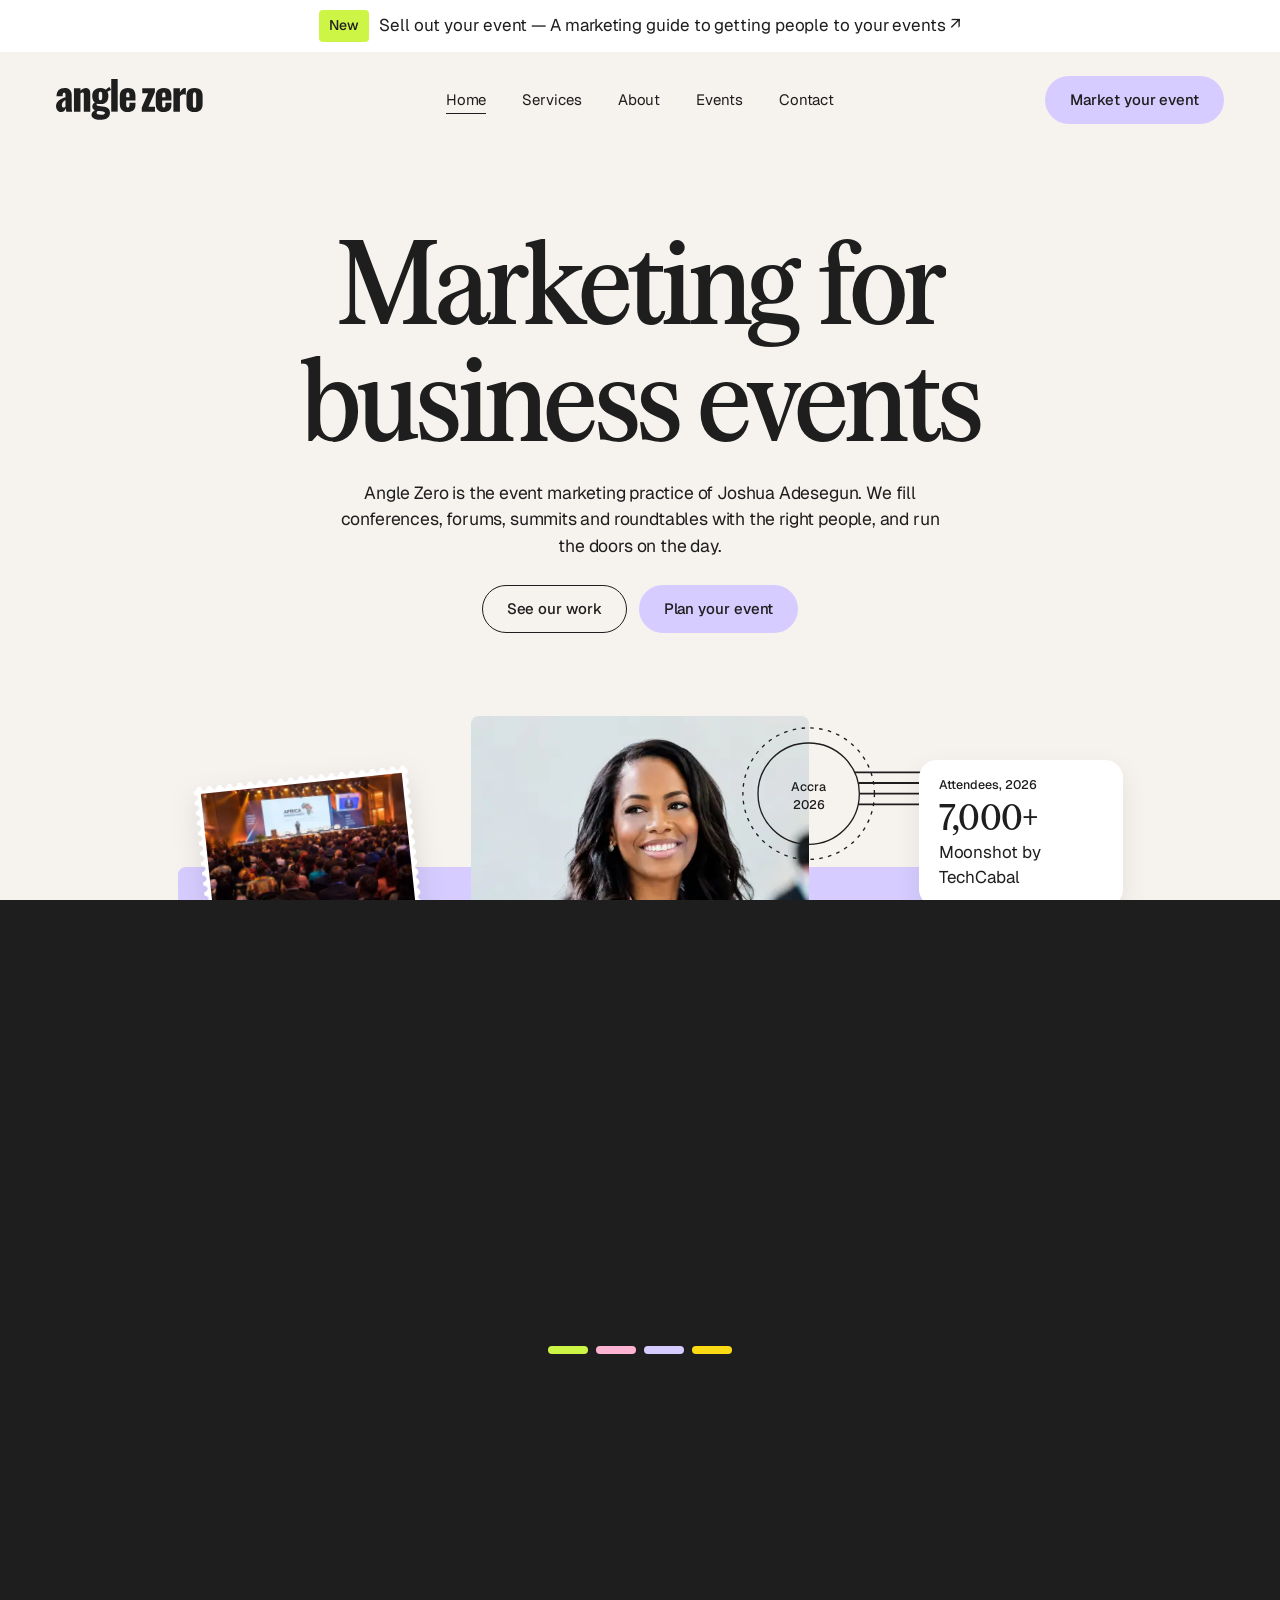
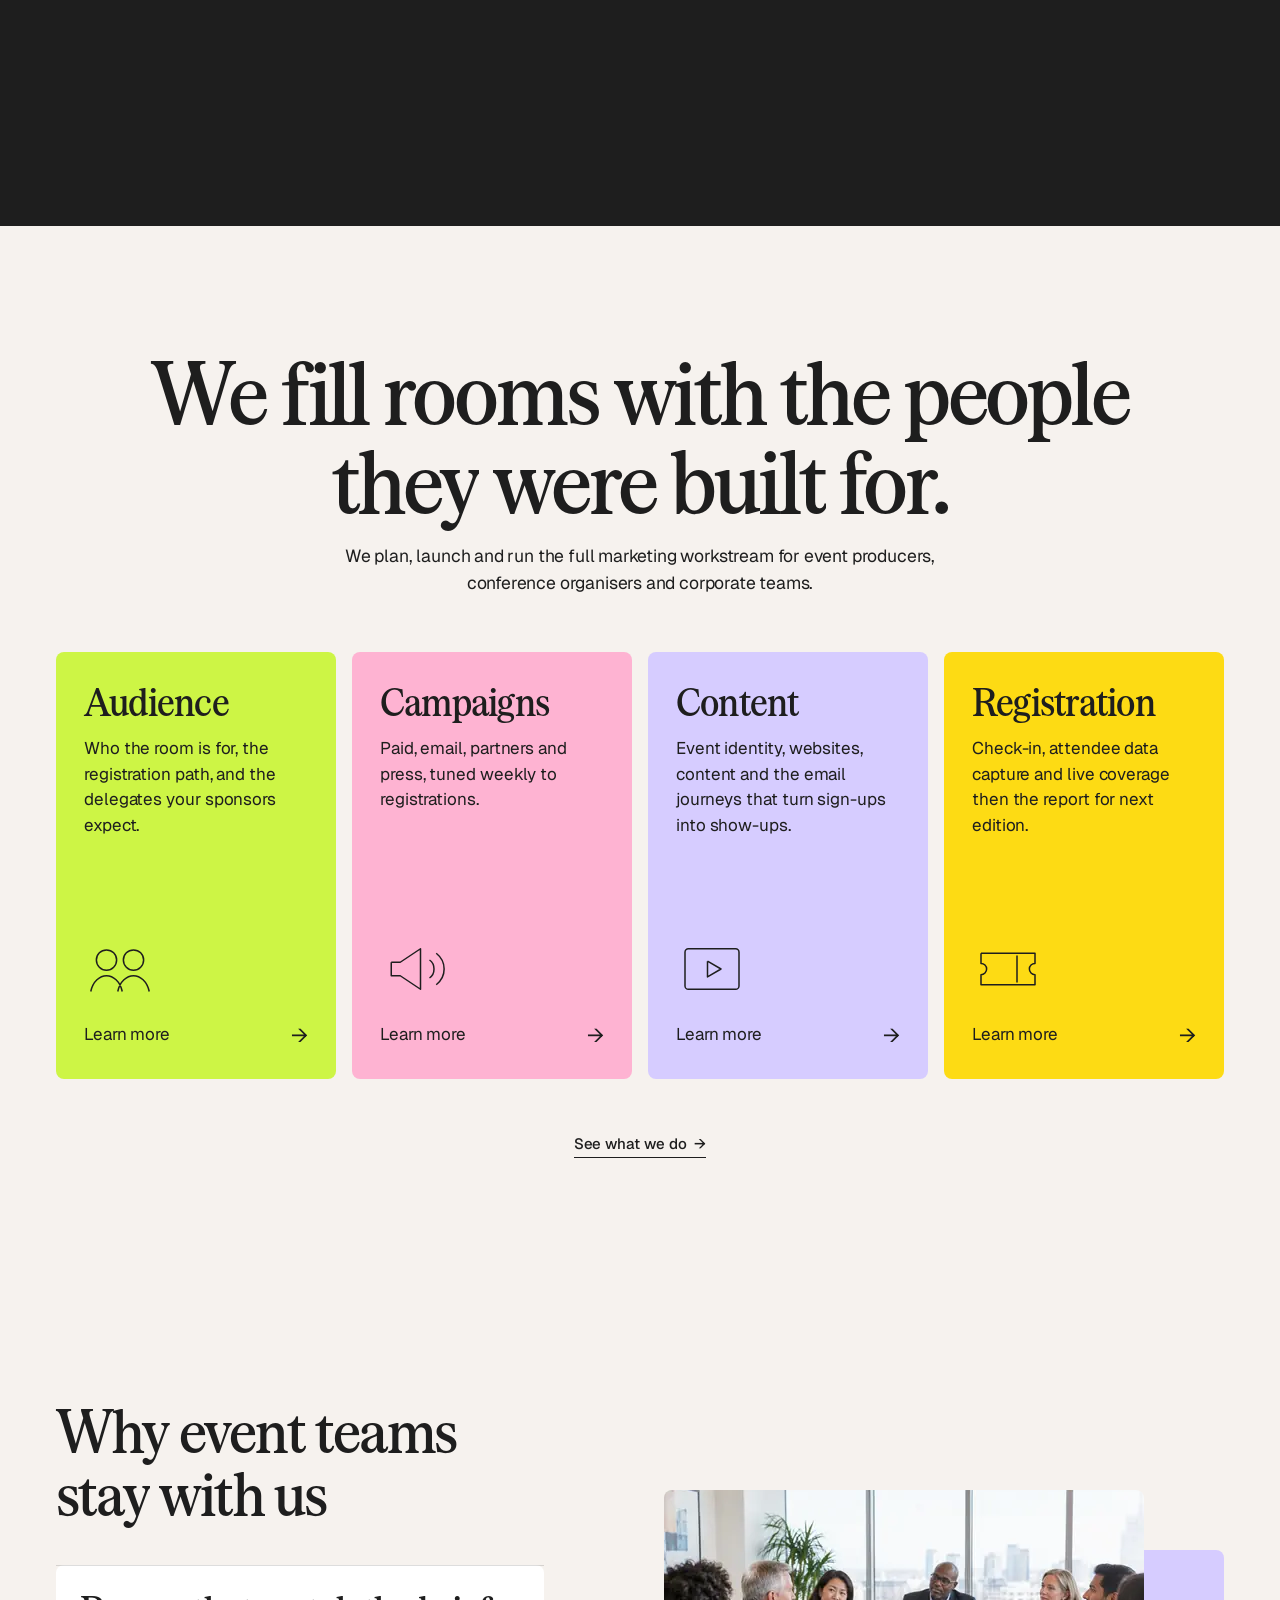
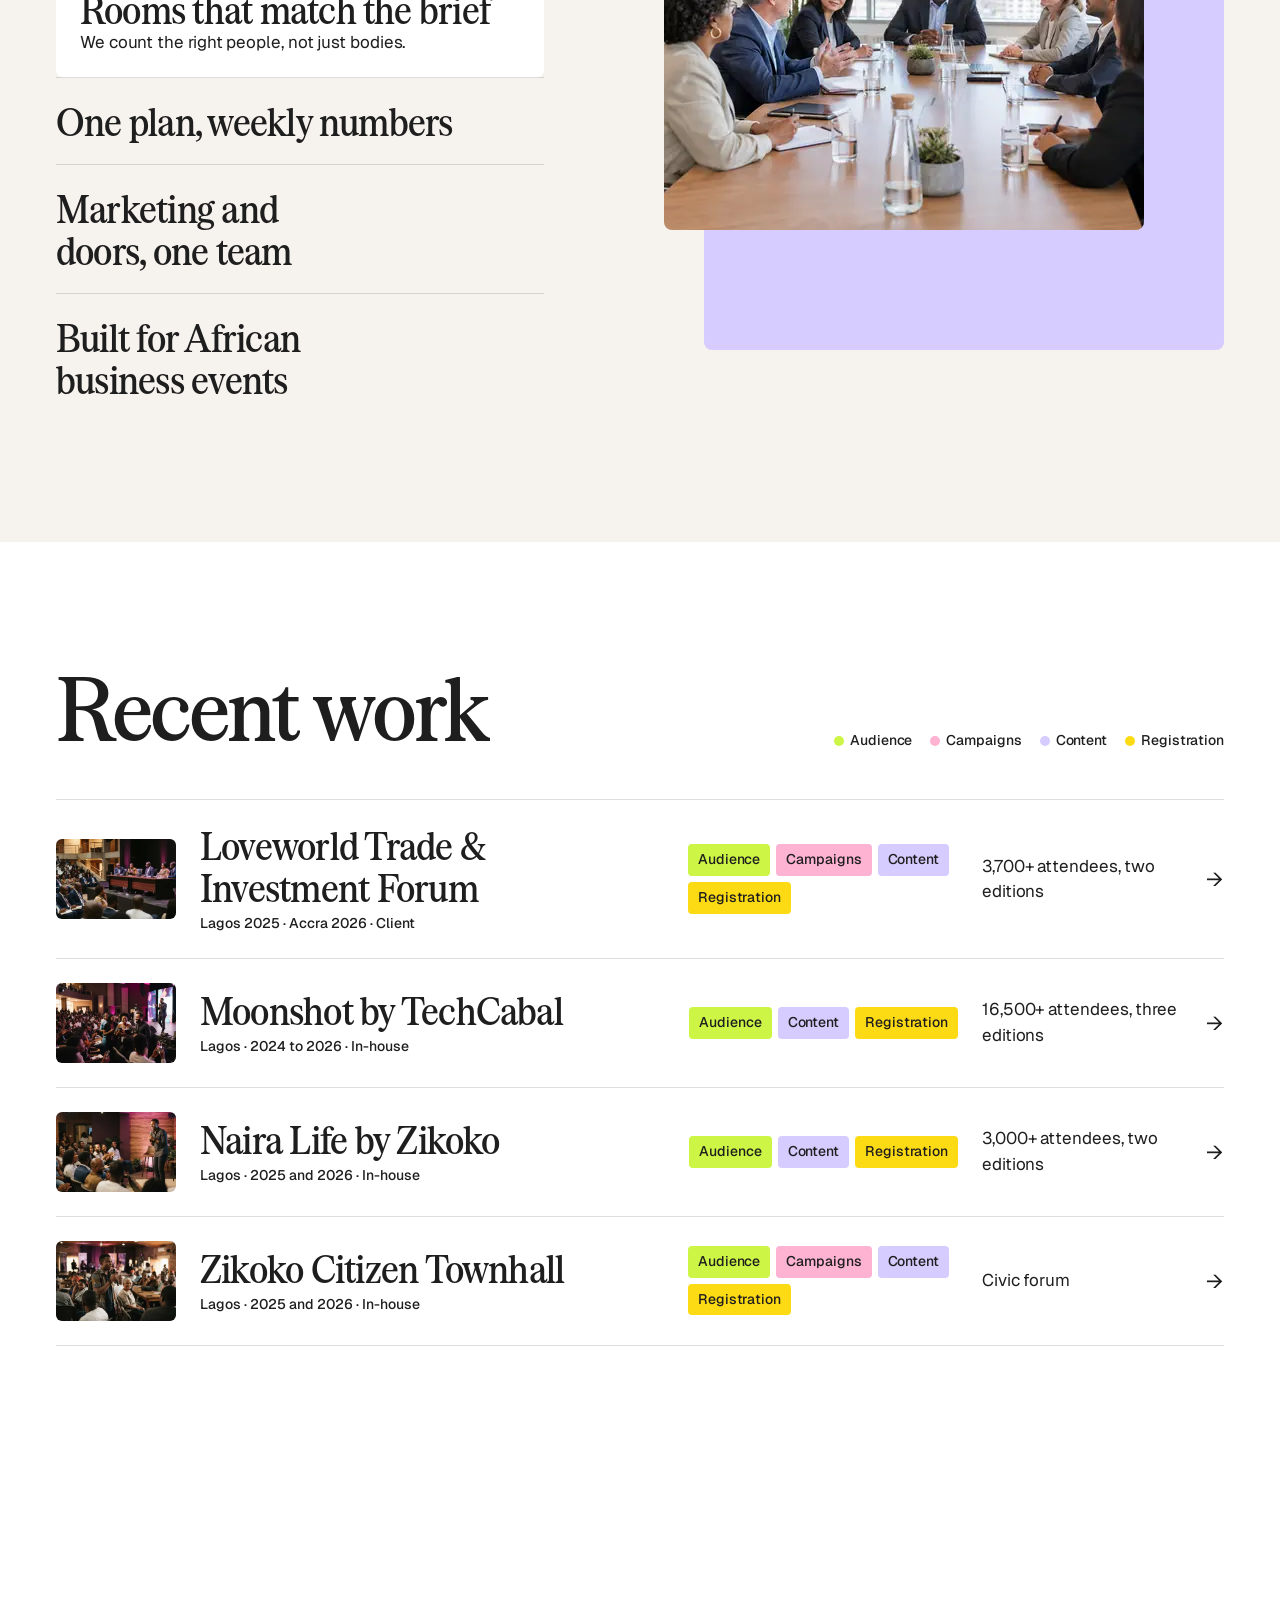
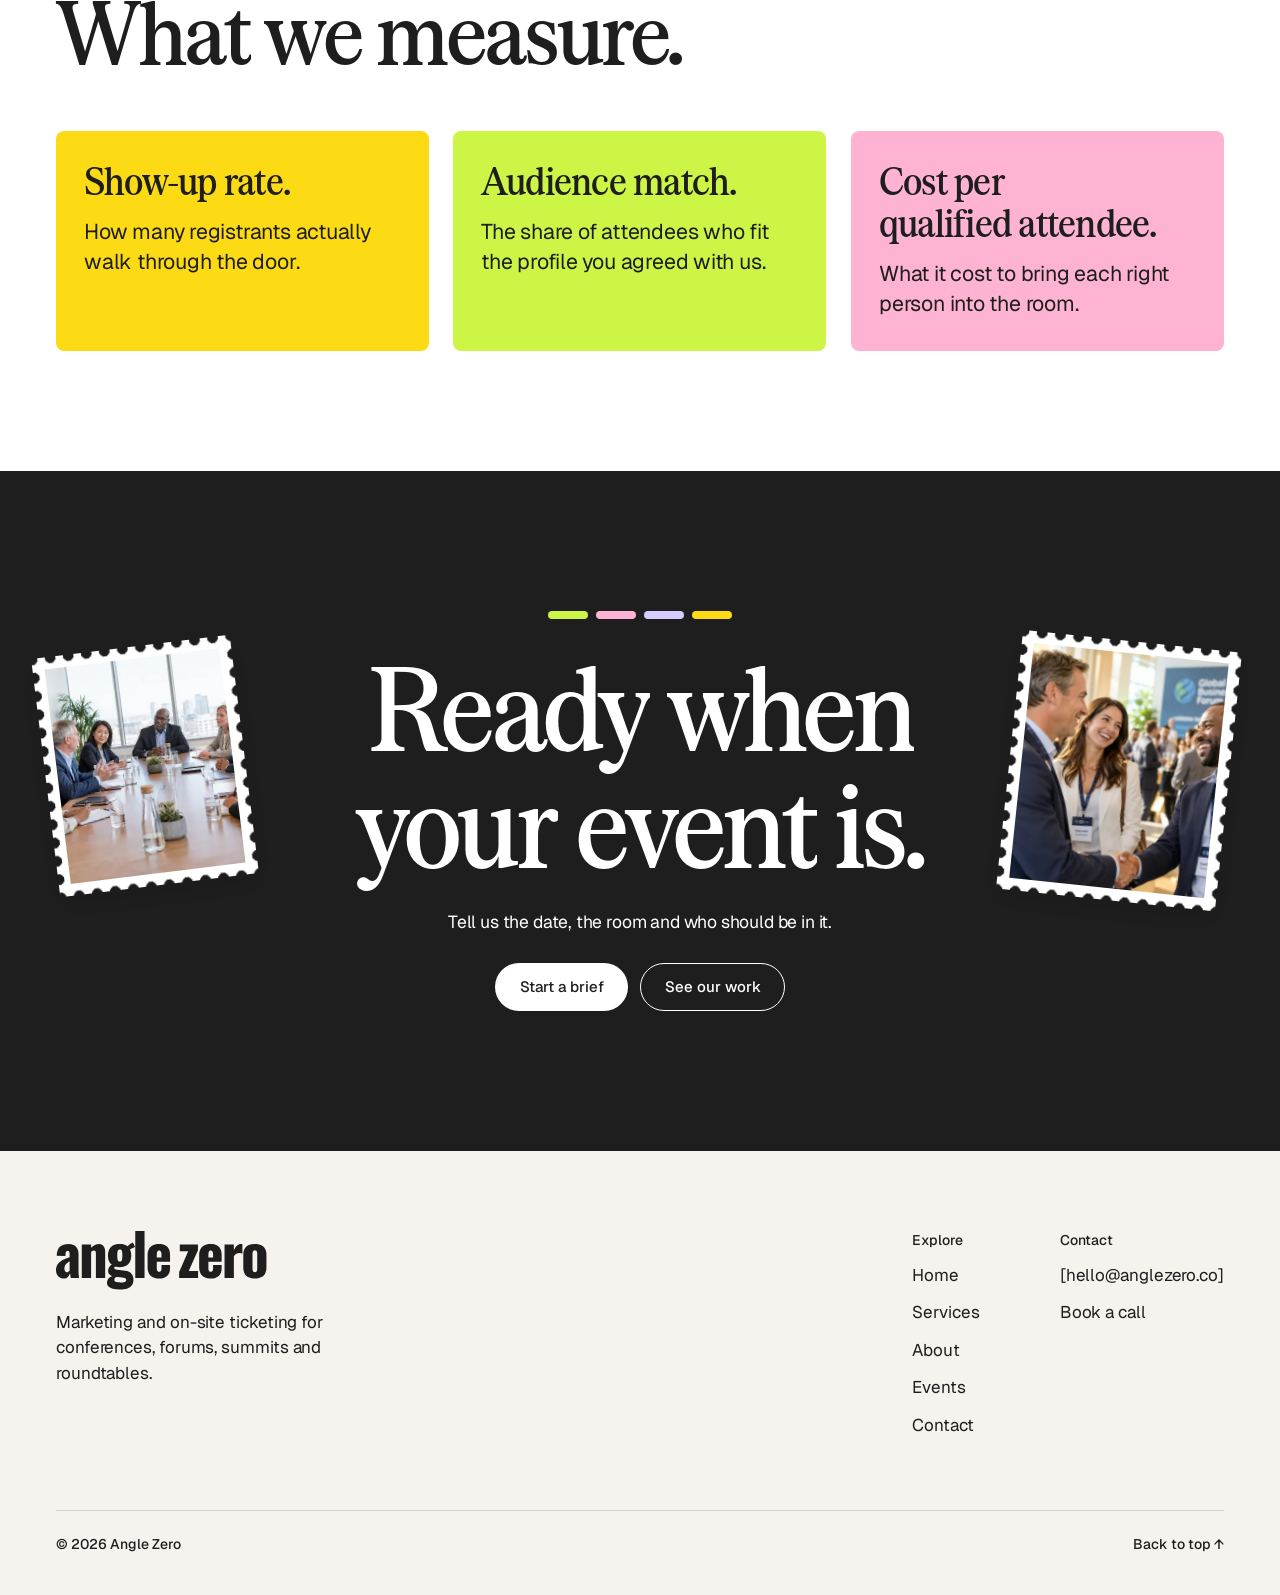
<file: site/index.html>
<!doctype html>
<html lang="en">
<head>
  <meta charset="utf-8" />
  <meta name="viewport" content="width=device-width, initial-scale=1" />
  <title>Angle Zero · Marketing for business events</title>
  <meta name="description" content="Angle Zero fills conferences, forums, summits and roundtables across Africa with the right people and runs the doors on the day." />
  <meta name="theme-color" content="#F6F2EE" />
  <meta property="og:title" content="Angle Zero · Marketing for business events" />
  <meta property="og:description" content="Angle Zero fills conferences, forums, summits and roundtables across Africa with the right people and runs the doors on the day." />
  <meta property="og:image" content="assets/img/r/loveworld-1200.jpg" />
  <link rel="icon" href="assets/brand/mark.svg" type="image/svg+xml" />
  <link rel="preconnect" href="https://fonts.googleapis.com" />
  <link rel="preconnect" href="https://fonts.gstatic.com" crossorigin />
  <link href="https://fonts.googleapis.com/css2?family=Geist:wght@400;500&display=swap" rel="stylesheet" />
  <link rel="preload" href="assets/fonts/serrif-condensed-medium.woff2" as="font" type="font/woff2" crossorigin />
  <link rel="stylesheet" href="styles.css?v=14" />
  <script>document.documentElement.classList.add("js");try{if(sessionStorage.getItem("az-pt")==="1"&&!matchMedia("(prefers-reduced-motion: reduce)").matches)document.documentElement.classList.add("pt-arriving")}catch(e){}</script>
</head>
<body>
  <a class="skip-link" href="#main">Skip to content</a>

  <div class="announce">
    <span class="tag tag--audience">New</span>
    <a href="contact.html">Sell out your event — A marketing guide to getting people to your events <span aria-hidden="true">↗</span></a>
  </div>

  <header class="nav" data-nav>
    <div class="nav__inner">
      <a class="nav__logo" href="index.html"><img src="assets/brand/wordmark.svg" alt="Angle Zero home" width="147" height="40" /></a>
      <nav aria-label="Main"><ul class="nav__links"><li><a href="index.html" aria-current="page">Home</a></li><li><a href="services.html">Services</a></li><li><a href="about.html">About</a></li><li><a href="events.html">Events</a></li><li><a href="contact.html">Contact</a></li></ul></nav>
      <a class="btn btn--primary nav__cta" href="contact.html">Market your event</a>
      <button class="nav__toggle" type="button" aria-label="Open menu" aria-expanded="false" aria-controls="menu" data-menu-toggle><span></span><span></span></button>
    </div>
  </header>
  <div class="menu" id="menu" data-menu inert>
    <nav class="menu__links" aria-label="Mobile"><a href="index.html" aria-current="page">Home</a><a href="services.html">Services</a><a href="about.html">About</a><a href="events.html">Events</a><a href="contact.html">Contact</a></nav>
    <a class="btn btn--primary" href="contact.html">Market your event</a>
  </div>

  <main id="main">

    <section class="home-hero wrap" aria-labelledby="hero-title">
      <h1 class="t-display-xl" id="hero-title">Marketing for<br class="br-d" /> business events</h1>
      <p class="t-body-l t-lead">Angle Zero is the event marketing practice of Joshua Adesegun. We fill conferences, forums, summits and roundtables with the right people, and run the doors on the day.</p>
      <div class="btn-row btn-row--center">
        <a class="btn btn--secondary" href="events.html">See our work</a>
        <a class="btn btn--primary" href="contact.html">Plan your event</a>
      </div>
    </section>
    <div class="comp home-visual" data-comp>
      <div class="comp__stage">
        <div class="hv-block" data-pop></div>
        <div class="hv-woman photo" data-pop data-parallax="-0.04"><picture><source type="image/webp" srcset="assets/img/r/ai-woman-480.webp 480w, assets/img/r/ai-woman-800.webp 800w, assets/img/r/ai-woman-1024.webp 1024w" sizes="(max-width: 720px) 50vw, min(27vw, 380px)" /><img src="assets/img/r/ai-woman-1024.jpg" alt="Delegate smiling at a business forum, wearing a lanyard" width="380" height="470" decoding="async" /></picture></div>
        <div class="hv-hall stamp-shadow" data-pop data-parallax="0.06"><div class="stamp stamp--fine"><picture><source type="image/webp" srcset="assets/img/r/ai-hall-480.webp 480w, assets/img/r/ai-hall-800.webp 800w, assets/img/r/ai-hall-1200.webp 1200w, assets/img/r/ai-hall-1536.webp 1536w" sizes="min(17vw, 242px)" /><img src="assets/img/r/ai-hall-1200.jpg" alt="Packed conference hall facing the stage" width="229" height="169" loading="lazy" decoding="async" /></picture></div></div>
        <div class="hv-man stamp-shadow" data-pop data-parallax="0.08"><div class="stamp"><picture><source type="image/webp" srcset="assets/img/r/ai-man-480.webp 480w, assets/img/r/ai-man-800.webp 800w, assets/img/r/ai-man-1024.webp 1024w" sizes="(max-width: 720px) 25vw, min(14vw, 200px)" /><img src="assets/img/r/ai-man-1024.jpg" alt="Attendee holding up his event badge" width="176" height="226" decoding="async" /></picture></div></div>
        <div class="hv-postmark" data-pop><svg class="postmark" viewBox="0 0 330 150" fill="none" aria-hidden="true">
            <line x1="127" y1="51" x2="327" y2="51" stroke="#1E1E1E" stroke-width="2"/><line x1="131" y1="63" x2="331" y2="63" stroke="#1E1E1E" stroke-width="2"/>
            <line x1="132" y1="75" x2="332" y2="75" stroke="#1E1E1E" stroke-width="2"/><line x1="131" y1="87" x2="331" y2="87" stroke="#1E1E1E" stroke-width="2"/>
            <circle cx="75" cy="75" r="74" stroke="#1E1E1E" stroke-width="1.5" fill="#F6F2EE" fill-opacity="0"/>
            <circle cx="75" cy="75" r="57" stroke="#1E1E1E" stroke-width="1.5"/>
            <text x="75" y="72" text-anchor="middle" fill="#1E1E1E">Accra</text><text x="75" y="92" text-anchor="middle" fill="#1E1E1E">2026</text>
          </svg></div>
        <div class="hv-proof-a proof proof--cream" data-pop><p class="t-caption">Attendees, 2025</p><p class="proof__figure" data-count="1700" data-suffix="+">1,700+</p><p class="t-body">Loveworld Trade &amp; Investment Forum</p></div>
        <div class="hv-pill pill-lime" data-pop>Forum · 92% experience rating</div>
        <div class="hv-proof-b proof" data-pop><p class="t-caption">Attendees, 2026</p><p class="proof__figure" data-count="7000" data-suffix="+">7,000+</p><p class="t-body">Moonshot by TechCabal</p></div>
      </div>
    </div>

    <section class="brands bg-white" aria-labelledby="brands-title">
      <h2 class="t-heading" id="brands-title">Brands and partners</h2>
      <ul>
        <li style="color:var(--ink)">Clients</li><li>Loveworld</li><li>Element 8</li><li>TuneUp Productions</li><li style="color:var(--ink)">In-house</li><li>TechCabal</li><li>Zikoko</li><li style="color:var(--ink)">Media partners</li><li>Pulse Ghana</li><li>Arise TV</li><li>Punch</li><li>BusinessDay</li>
      </ul>
    </section>

    <section class="section bg-ink on-dark" aria-label="Joshua’s campaigns in numbers">
      <div class="wrap numbers">
        <div class="numbers__grid">
          <div class="numbers__item"><p class="t-display-l" data-count="23000" data-suffix="+">23,000+</p><p>Attendees</p></div>
          <div class="numbers__item"><p class="t-display-l" data-count="13" data-suffix="+">13+</p><p>Business events since 2023</p></div>
          <div class="numbers__item"><p class="t-display-l" data-count="4">4</p><p>African cities</p></div>
          <div class="numbers__item"><p class="t-display-l" data-count="50" data-suffix="+">50+</p><p>Media partners</p></div>
        </div>
        <p class="t-body-s numbers__note">Cumulative across campaigns Joshua led or delivered between 2023 and 2026, as an independent consultant and in-house.</p>
      </div>
    </section>

    <section class="section" aria-labelledby="what-title">
      <div class="wrap">
        <div class="sec-head sec-head--center">
          <h2 class="t-display-l" id="what-title" style="max-width:1100px">We fill rooms with the people<br class="br-d" /> they were built for.</h2>
          <p class="t-body-l t-lead measure">We plan, launch and run the full marketing workstream for event producers, conference organisers and corporate teams.</p>
        </div>
        <ul class="tiles">
          <li><a class="tile bg-lime" href="services.html#core"><h3 class="t-heading">Audience</h3><p>Who the room is for, the registration path, and the delegates your sponsors expect.</p><svg viewBox="0 0 72 72" fill="none" stroke="#1E1E1E" stroke-width="1.5" aria-hidden="true"><path d="M22.5 37.125C28.0919 37.125 32.625 32.5919 32.625 27C32.625 21.4081 28.0919 16.875 22.5 16.875C16.9081 16.875 12.375 21.4081 12.375 27C12.375 32.5919 16.9081 37.125 22.5 37.125Z"/><path d="M49.5 37.125C55.0919 37.125 59.625 32.5919 59.625 27C59.625 21.4081 55.0919 16.875 49.5 16.875C43.9081 16.875 39.375 21.4081 39.375 27C39.375 32.5919 43.9081 37.125 49.5 37.125Z"/><path d="M6.75 58.5C9 48.375 15.75 42.75 22.5 42.75C29.25 42.75 36 48.375 38.25 58.5M33.75 58.5C36 48.375 42.75 42.75 49.5 42.75C56.25 42.75 63 48.375 65.25 58.5"/></svg><span class="tile__more">Learn more <span aria-hidden="true">→</span></span></a></li>
          <li><a class="tile bg-pink" href="services.html#supporting"><h3 class="t-heading">Campaigns</h3><p>Paid, email, partners and press, tuned weekly to registrations.</p><svg viewBox="0 0 72 72" fill="none" stroke="#1E1E1E" stroke-width="1.5" aria-hidden="true"><path d="M11.25 29.25V42.75H20.25L40.5 56.25V15.75L20.25 29.25H11.25Z" stroke-linejoin="round"/><path d="M49.5 27C52.875 29.25 54 32.625 54 36C54 39.375 52.875 42.75 49.5 45M56.25 20.25C61.875 24.75 64.125 30.375 64.125 36C64.125 41.625 61.875 47.25 56.25 51.75"/></svg><span class="tile__more">Learn more <span aria-hidden="true">→</span></span></a></li>
          <li><a class="tile bg-lilac" href="services.html#supporting"><h3 class="t-heading">Content</h3><p>Event identity, websites, content and the email journeys that turn sign-ups into show-ups.</p><svg viewBox="0 0 72 72" fill="none" stroke="#1E1E1E" stroke-width="1.5" aria-hidden="true"><path d="M59.625 15.75H12.375C10.511 15.75 9 17.261 9 19.125V52.875C9 54.739 10.511 56.25 12.375 56.25H59.625C61.489 56.25 63 54.739 63 52.875V19.125C63 17.261 61.489 15.75 59.625 15.75Z"/><path d="M31.5 28.125V43.875L45 36L31.5 28.125Z" stroke-linejoin="round"/></svg><span class="tile__more">Learn more <span aria-hidden="true">→</span></span></a></li>
          <li><a class="tile bg-sun" href="services.html#supporting"><h3 class="t-heading">Registration</h3><p>Check-in, attendee data capture and live coverage then the report for next edition.</p><svg viewBox="0 0 72 72" fill="none" stroke="#1E1E1E" stroke-width="1.5" aria-hidden="true"><path d="M9 20.25H63V30.375C61.5082 30.375 60.0774 30.9676 59.0225 32.0225C57.9676 33.0774 57.375 34.5082 57.375 36C57.375 37.4918 57.9676 38.9226 59.0225 39.9775C60.0774 41.0324 61.5082 41.625 63 41.625V51.75H9V41.625C10.4918 41.625 11.9226 41.0324 12.9775 39.9775C14.0324 38.9226 14.625 37.4918 14.625 36C14.625 34.5082 14.0324 33.0774 12.9775 32.0225C11.9226 30.9676 10.4918 30.375 9 30.375V20.25Z" stroke-linejoin="round"/><path d="M45 22.5V49.5" stroke-dasharray="3 3"/></svg><span class="tile__more">Learn more <span aria-hidden="true">→</span></span></a></li>
        </ul>
        <div class="center"><a class="link" href="services.html">See what we do <span aria-hidden="true">→</span></a></div>
      </div>
    </section>

    <section class="section" aria-labelledby="why-title">
      <div class="wrap why">
        <div>
          <h2 class="t-display-m" id="why-title">Why event teams<br />stay with us</h2>
          <ul class="why__list">
            <li><h3 class="t-heading">Rooms that match the brief</h3><p>We count the right people, not just bodies.</p></li>
            <li><h3 class="t-heading">One plan, weekly numbers</h3></li>
            <li><h3 class="t-heading">Marketing and doors, one team</h3></li>
            <li><h3 class="t-heading">Built for African business events</h3></li>
          </ul>
        </div>
        <div class="comp why-visual" data-comp>
          <div class="comp__stage">
            <div class="wv-block" data-pop></div>
            <div class="wv-photo photo" data-pop><picture><source type="image/webp" srcset="assets/img/r/ai-round-480.webp 480w, assets/img/r/ai-round-800.webp 800w, assets/img/r/ai-round-1200.webp 1200w, assets/img/r/ai-round-1280.webp 1280w" sizes="(max-width: 720px) 85vw, 480px" /><img src="assets/img/r/ai-round-1200.jpg" alt="Executives in a roundtable discussion" width="480" height="340" loading="lazy" decoding="async" /></picture></div>
          </div>
        </div>
      </div>
    </section>

    <section class="section bg-white" aria-labelledby="rooms-title">
      <div class="wrap">
        <div class="sec-head" style="margin-bottom:48px">
          <h2 class="t-display-l" id="rooms-title">Recent work</h2>
          <ul class="legend" aria-label="Service colours">
            <li style="--dot:var(--lime)">Audience</li><li style="--dot:var(--pink)">Campaigns</li><li style="--dot:var(--lilac)">Content</li><li style="--dot:var(--sun)">Registration</li>
          </ul>
        </div>
        <ul class="rooms">
          <li><a class="room" href="events.html#loveworld">
            <div class="room__photo"><picture><source type="image/webp" srcset="assets/img/r/loveworld-480.webp 480w, assets/img/r/loveworld-800.webp 800w, assets/img/r/loveworld-1200.webp 1200w, assets/img/r/loveworld-1800.webp 1800w" sizes="(max-width: 720px) 88px, 120px" /><img src="assets/img/r/loveworld-1200.jpg" alt="" width="120" height="80" loading="lazy" decoding="async" /></picture></div>
            <div class="room__name"><h3 class="t-heading">Loveworld Trade &amp; Investment Forum</h3><p class="t-caption">Lagos 2025 · Accra 2026 · Client</p></div>
            <ul class="tags room__tags" aria-label="Scope"><li class="tag tag--audience">Audience</li><li class="tag tag--campaigns">Campaigns</li><li class="tag tag--content">Content</li><li class="tag tag--registration">Registration</li></ul>
            <p class="room__result">3,700+ attendees, two editions</p>
            <span class="room__arrow" aria-hidden="true">→</span>
          </a></li><li><a class="room" href="events.html#moonshot">
            <div class="room__photo"><picture><source type="image/webp" srcset="assets/img/r/moonshot-480.webp 480w, assets/img/r/moonshot-800.webp 800w, assets/img/r/moonshot-1200.webp 1200w, assets/img/r/moonshot-1800.webp 1800w" sizes="(max-width: 720px) 88px, 120px" /><img src="assets/img/r/moonshot-1200.jpg" alt="" width="120" height="80" loading="lazy" decoding="async" /></picture></div>
            <div class="room__name"><h3 class="t-heading">Moonshot by TechCabal</h3><p class="t-caption">Lagos · 2024 to 2026 · In-house</p></div>
            <ul class="tags room__tags" aria-label="Scope"><li class="tag tag--audience">Audience</li><li class="tag tag--content">Content</li><li class="tag tag--registration">Registration</li></ul>
            <p class="room__result">16,500+ attendees, three editions</p>
            <span class="room__arrow" aria-hidden="true">→</span>
          </a></li><li><a class="room" href="events.html#naira-life">
            <div class="room__photo"><picture><source type="image/webp" srcset="assets/img/r/naira-life-480.webp 480w, assets/img/r/naira-life-800.webp 800w, assets/img/r/naira-life-1200.webp 1200w, assets/img/r/naira-life-1800.webp 1800w" sizes="(max-width: 720px) 88px, 120px" /><img src="assets/img/r/naira-life-1200.jpg" alt="" width="120" height="80" loading="lazy" decoding="async" /></picture></div>
            <div class="room__name"><h3 class="t-heading">Naira Life by Zikoko</h3><p class="t-caption">Lagos · 2025 and 2026 · In-house</p></div>
            <ul class="tags room__tags" aria-label="Scope"><li class="tag tag--audience">Audience</li><li class="tag tag--content">Content</li><li class="tag tag--registration">Registration</li></ul>
            <p class="room__result">3,000+ attendees, two editions</p>
            <span class="room__arrow" aria-hidden="true">→</span>
          </a></li><li><a class="room" href="events.html#townhall">
            <div class="room__photo"><picture><source type="image/webp" srcset="assets/img/r/townhall-480.webp 480w, assets/img/r/townhall-800.webp 800w, assets/img/r/townhall-1200.webp 1200w, assets/img/r/townhall-1800.webp 1800w" sizes="(max-width: 720px) 88px, 120px" /><img src="assets/img/r/townhall-1200.jpg" alt="" width="120" height="80" loading="lazy" decoding="async" /></picture></div>
            <div class="room__name"><h3 class="t-heading">Zikoko Citizen Townhall</h3><p class="t-caption">Lagos · 2025 and 2026 · In-house</p></div>
            <ul class="tags room__tags" aria-label="Scope"><li class="tag tag--audience">Audience</li><li class="tag tag--campaigns">Campaigns</li><li class="tag tag--content">Content</li><li class="tag tag--registration">Registration</li></ul>
            <p class="room__result">Civic forum</p>
            <span class="room__arrow" aria-hidden="true">→</span>
          </a></li>
        </ul>
      </div>
    </section>

    <section class="section bg-white" aria-labelledby="measure-title">
      <div class="wrap">
        <div class="sec-head"><div class="sec-head__title"><h2 class="t-display-l" id="measure-title">What we measure.</h2></div></div>
        <ol class="cards-3">
          <li class="ccard bg-sun"><h3 class="t-heading">Show-up rate.</h3><p class="t-body-l">How many registrants actually walk through the door.</p></li>
          <li class="ccard bg-lime"><h3 class="t-heading">Audience match.</h3><p class="t-body-l">The share of attendees who fit the profile you agreed with us.</p></li>
          <li class="ccard bg-pink"><h3 class="t-heading">Cost per qualified attendee.</h3><p class="t-body-l">What it cost to bring each right person into the room.</p></li>
        </ol>
      </div>
    </section>

    <section class="cta bg-ink on-dark" aria-labelledby="cta-title">
      <div class="cta__stamp cta__stamp--a stamp-shadow" aria-hidden="true"><div class="stamp"><picture><source type="image/webp" srcset="assets/img/r/ai-round-480.webp 480w, assets/img/r/ai-round-800.webp 800w, assets/img/r/ai-round-1200.webp 1200w, assets/img/r/ai-round-1280.webp 1280w" sizes="220px" /><img src="assets/img/r/ai-round-1200.jpg" alt="" loading="lazy" decoding="async" /></picture></div></div>
      <div class="cta__stamp cta__stamp--b stamp-shadow" aria-hidden="true"><div class="stamp"><picture><source type="image/webp" srcset="assets/img/r/ai-net-480.webp 480w, assets/img/r/ai-net-800.webp 800w, assets/img/r/ai-net-1024.webp 1024w" sizes="220px" /><img src="assets/img/r/ai-net-1024.jpg" alt="" loading="lazy" decoding="async" /></picture></div></div>
      <div class="wrap cta__inner">
        <div class="cta__bars" aria-hidden="true"><span class="bg-lime"></span><span class="bg-pink"></span><span class="bg-lilac"></span><span class="bg-sun"></span></div>
        <h2 class="t-display-xl" id="cta-title">Ready when<br class="br-d" /> your event is.</h2>
        <p class="t-body-l t-lead">Tell us the date, the room and who should be in it.</p>
        <div class="btn-row btn-row--center">
          <a class="btn btn--light" href="contact.html">Start a brief</a>
          <a class="btn btn--secondary" href="events.html">See our work</a>
        </div>
      </div>
    </section>
  </main>

  <footer class="footer">
    <div class="footer__top">
      <div class="footer__brand">
        <img src="assets/brand/wordmark.svg" alt="Angle Zero" width="211" height="58" loading="lazy" />
        <p>Marketing and on-site ticketing for conferences, forums, summits and roundtables.</p>
      </div>
      <div class="footer__cols">
        <nav class="footer__col" aria-label="Footer">
          <p class="t-caption">Explore</p>
          <a href="index.html">Home</a><a href="services.html">Services</a><a href="about.html">About</a><a href="events.html">Events</a><a href="contact.html">Contact</a>
        </nav>
        <div class="footer__col">
          <p class="t-caption">Contact</p>
          <a href="mailto:hello@anglezero.co">[hello@anglezero.co]</a>
          <a href="mailto:hello@anglezero.co?subject=Book%20a%20call">Book a call</a>
        </div>
      </div>
    </div>
    <div class="footer__bottom t-caption">
      <p>© 2026 Angle Zero</p>
      <a href="#main" data-top>Back to top <span aria-hidden="true">↑</span></a>
    </div>
  </footer>

  <script src="main.js?v=8" defer></script>
</body>
</html>
</file>
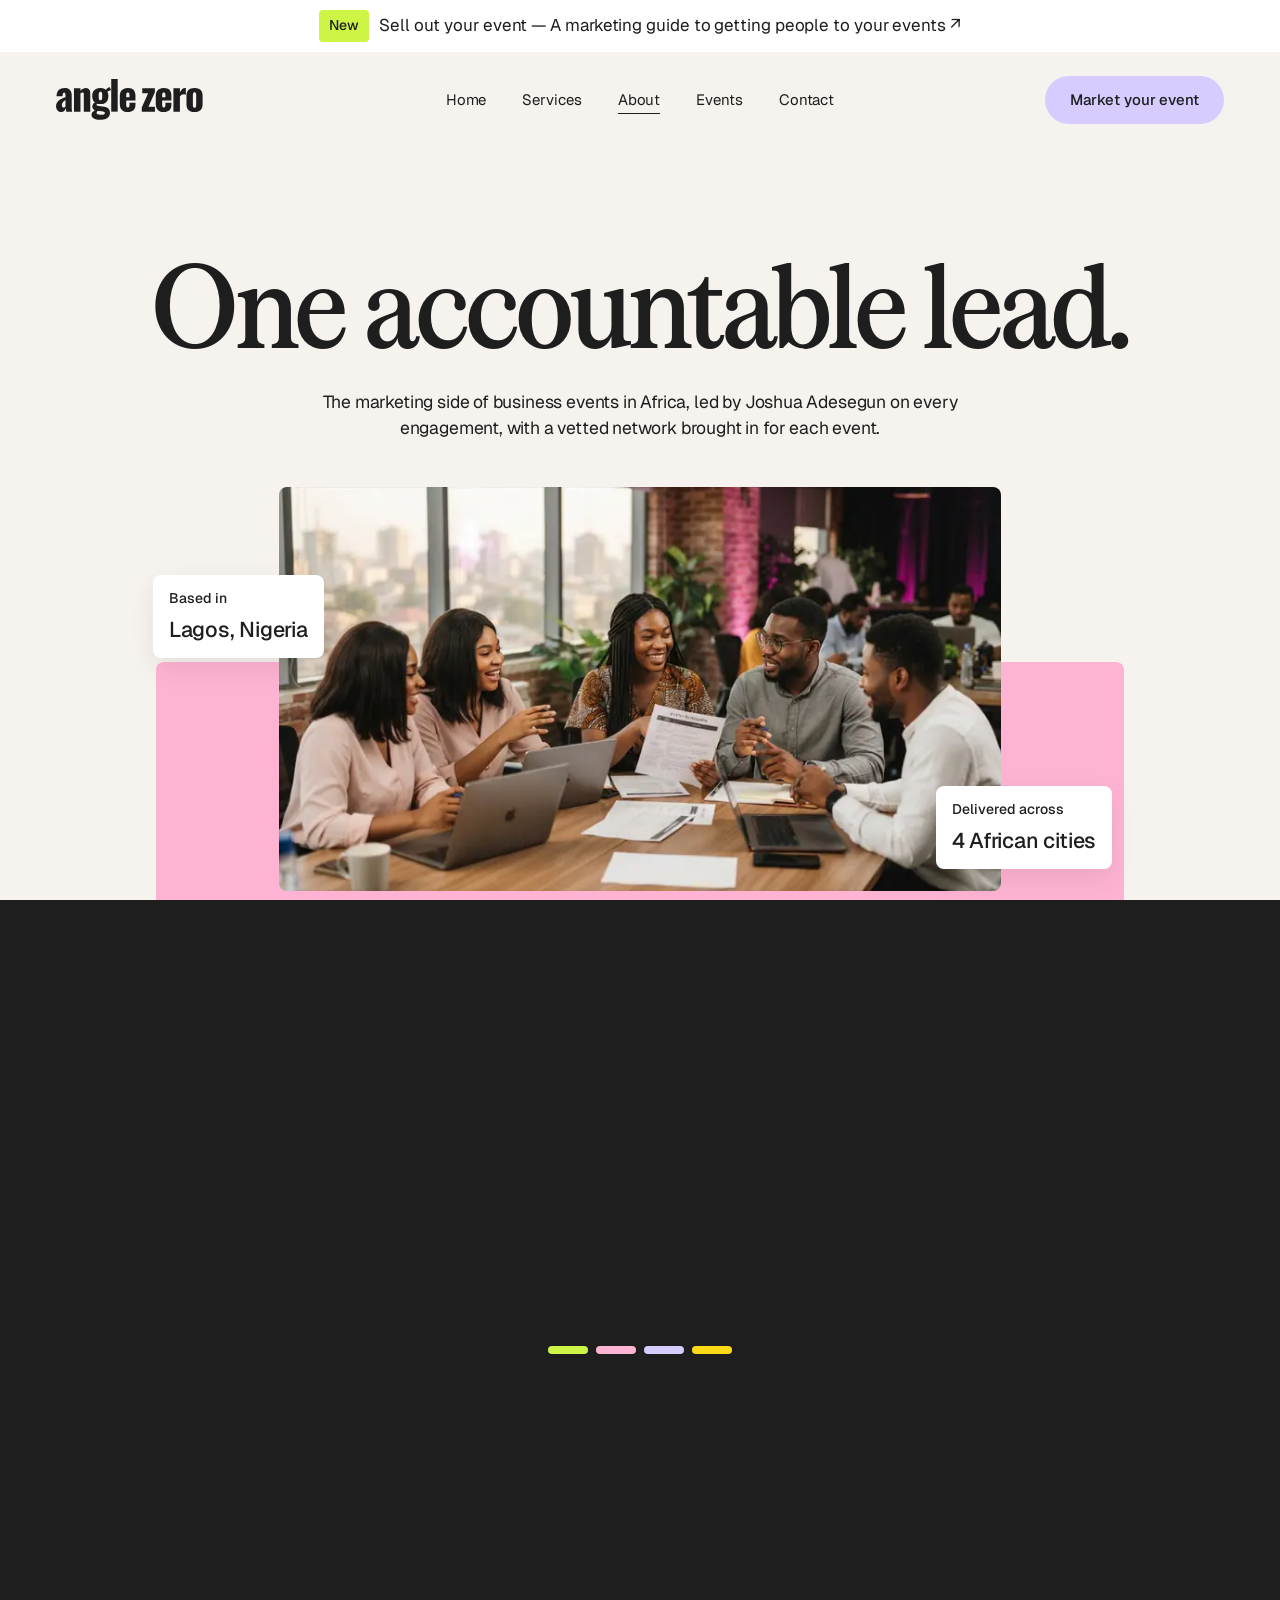
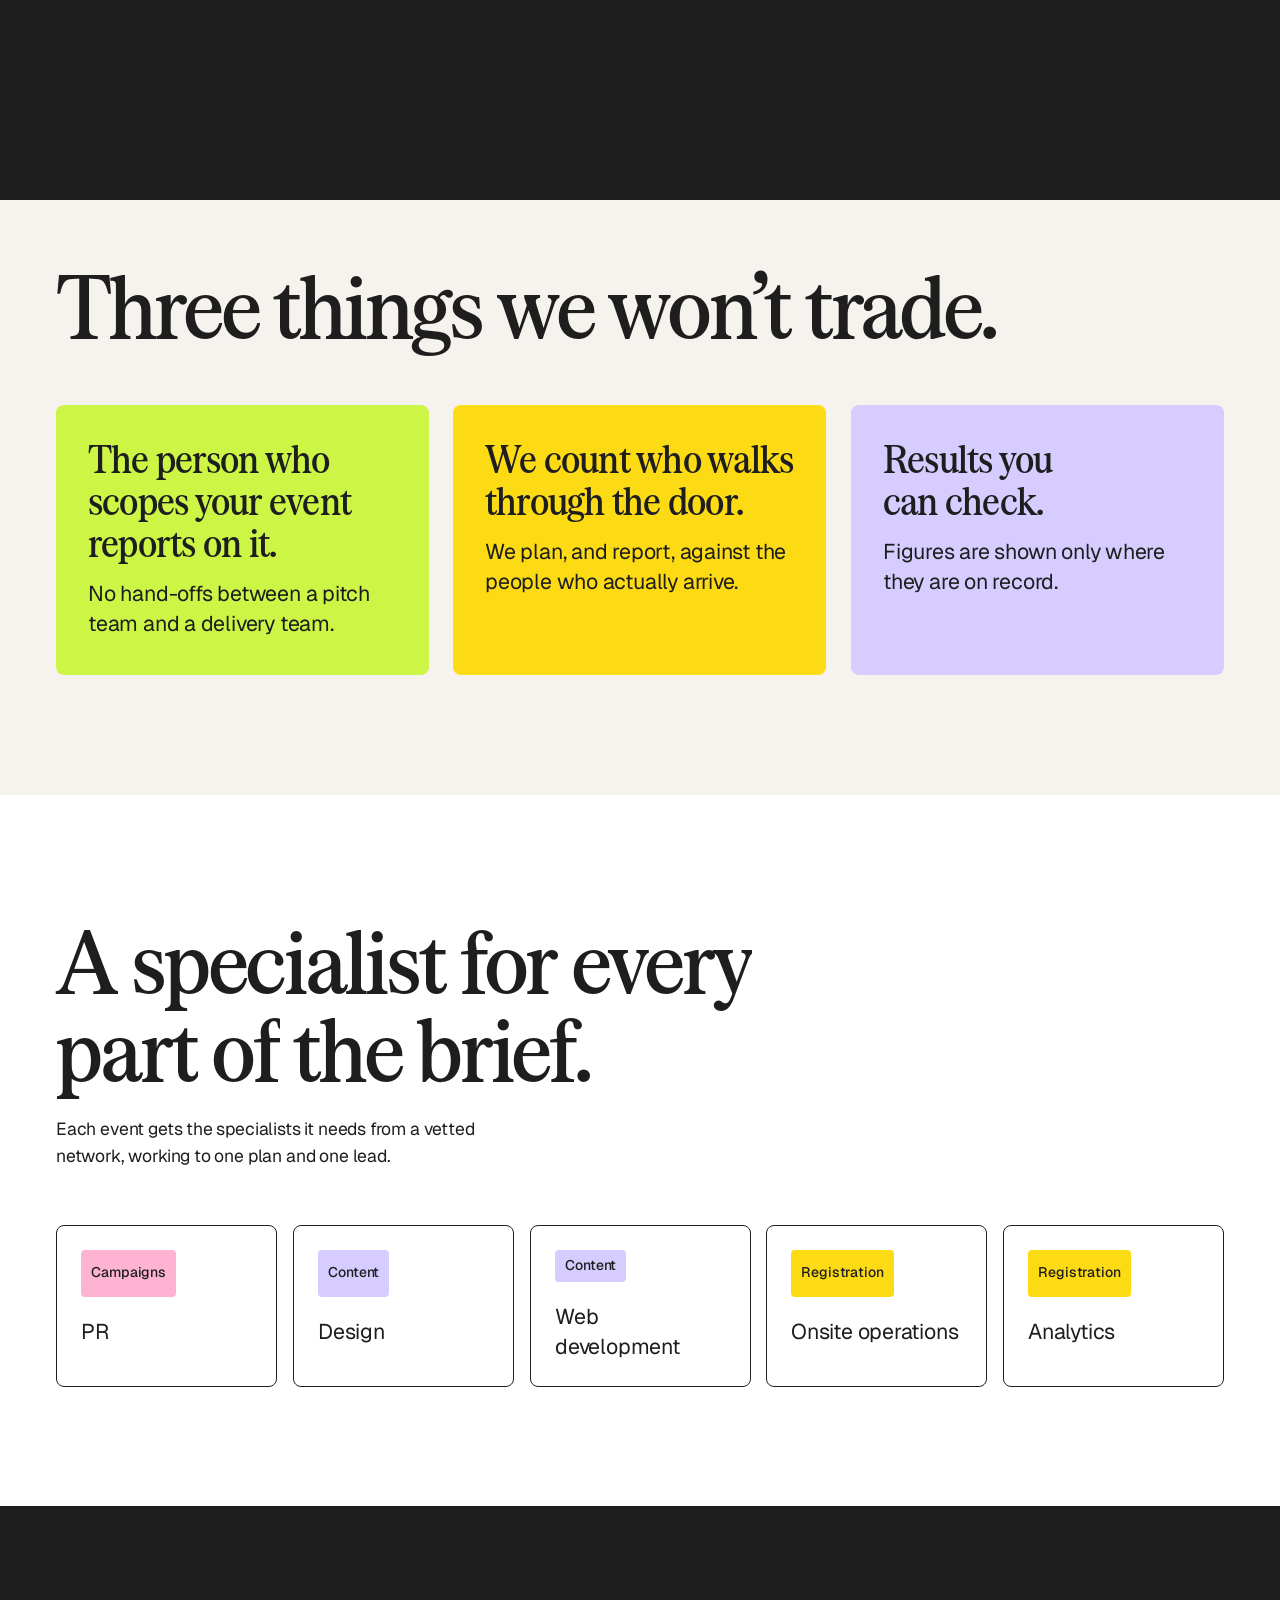
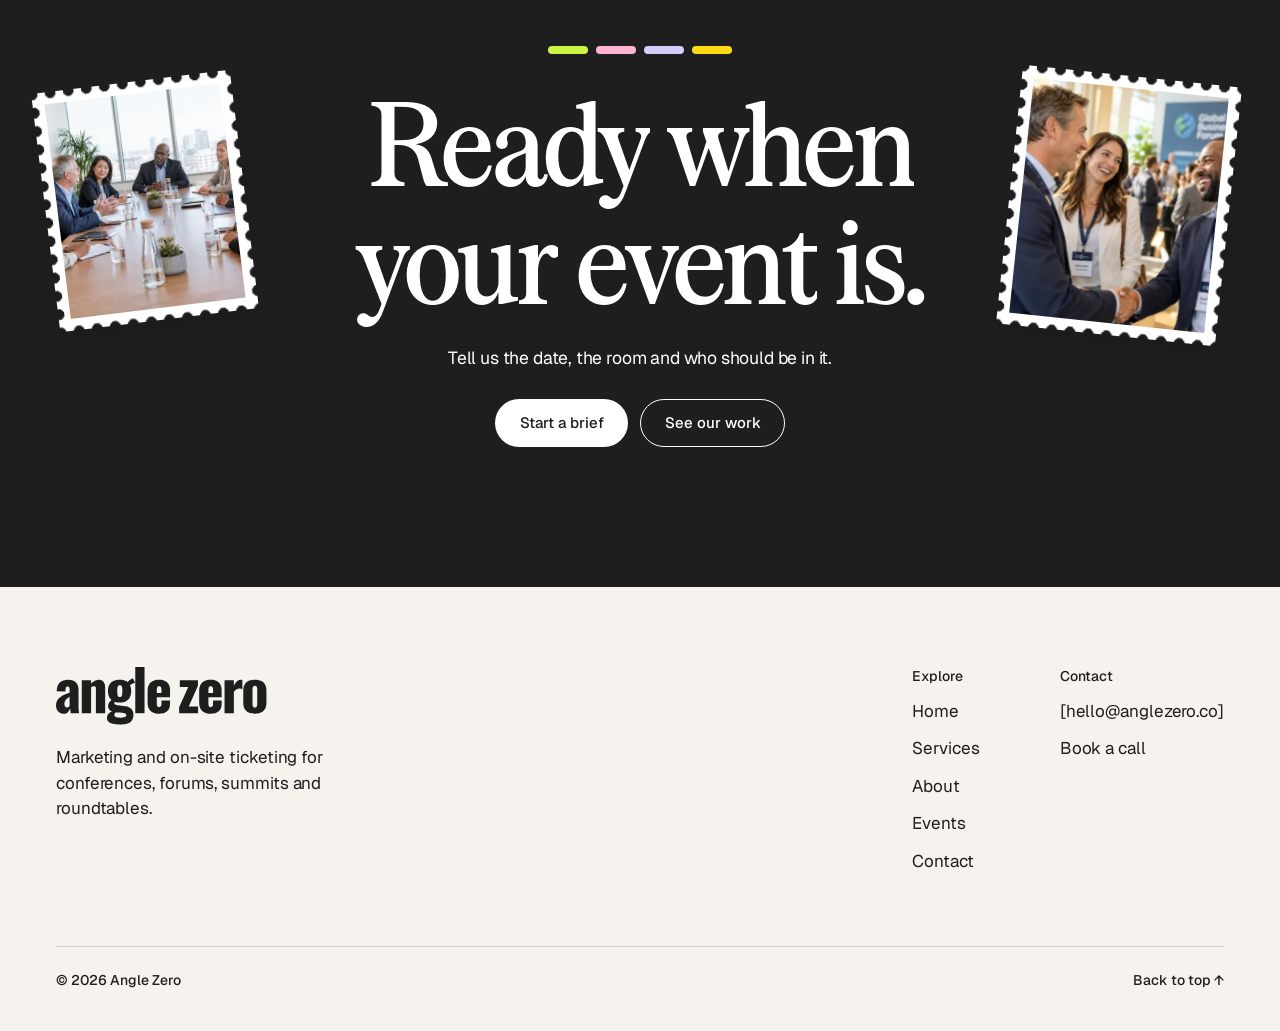
<file: site/about.html>
<!doctype html>
<html lang="en">
<head>
  <meta charset="utf-8" />
  <meta name="viewport" content="width=device-width, initial-scale=1" />
  <title>About · Angle Zero</title>
  <meta name="description" content="One accountable lead on every engagement, with a vetted network of specialists brought in for each event." />
  <meta name="theme-color" content="#F6F2EE" />
  <meta property="og:title" content="About · Angle Zero" />
  <meta property="og:description" content="One accountable lead on every engagement, with a vetted network of specialists brought in for each event." />
  <meta property="og:image" content="assets/img/r/loveworld-1200.jpg" />
  <link rel="icon" href="assets/brand/mark.svg" type="image/svg+xml" />
  <link rel="preconnect" href="https://fonts.googleapis.com" />
  <link rel="preconnect" href="https://fonts.gstatic.com" crossorigin />
  <link href="https://fonts.googleapis.com/css2?family=Geist:wght@400;500&display=swap" rel="stylesheet" />
  <link rel="preload" href="assets/fonts/serrif-condensed-medium.woff2" as="font" type="font/woff2" crossorigin />
  <link rel="stylesheet" href="styles.css?v=14" />
  <script>document.documentElement.classList.add("js");try{if(sessionStorage.getItem("az-pt")==="1"&&!matchMedia("(prefers-reduced-motion: reduce)").matches)document.documentElement.classList.add("pt-arriving")}catch(e){}</script>
</head>
<body>
  <a class="skip-link" href="#main">Skip to content</a>

  <div class="announce">
    <span class="tag tag--audience">New</span>
    <a href="contact.html">Sell out your event — A marketing guide to getting people to your events <span aria-hidden="true">↗</span></a>
  </div>

  <header class="nav" data-nav>
    <div class="nav__inner">
      <a class="nav__logo" href="index.html"><img src="assets/brand/wordmark.svg" alt="Angle Zero home" width="147" height="40" /></a>
      <nav aria-label="Main"><ul class="nav__links"><li><a href="index.html">Home</a></li><li><a href="services.html">Services</a></li><li><a href="about.html" aria-current="page">About</a></li><li><a href="events.html">Events</a></li><li><a href="contact.html">Contact</a></li></ul></nav>
      <a class="btn btn--primary nav__cta" href="contact.html">Market your event</a>
      <button class="nav__toggle" type="button" aria-label="Open menu" aria-expanded="false" aria-controls="menu" data-menu-toggle><span></span><span></span></button>
    </div>
  </header>
  <div class="menu" id="menu" data-menu inert>
    <nav class="menu__links" aria-label="Mobile"><a href="index.html">Home</a><a href="services.html">Services</a><a href="about.html" aria-current="page">About</a><a href="events.html">Events</a><a href="contact.html">Contact</a></nav>
    <a class="btn btn--primary" href="contact.html">Market your event</a>
  </div>

  <main id="main">

    <section class="wrap hero hero--center" style="padding-bottom:var(--section)" aria-labelledby="hero-title">
      <h1 class="t-display-xl" id="hero-title">One accountable lead.</h1>
      <p class="t-body-l t-lead measure">The marketing side of business events in Africa, led by Joshua Adesegun on every engagement, with a vetted network brought in for each event.</p>
      <div class="comp about-visual" data-comp>
        <div class="comp__stage">
          <div class="av-block" data-pop></div>
          <div class="av-photo photo" data-pop><picture><source type="image/webp" srcset="assets/img/r/partners-inhouse-480.webp 480w, assets/img/r/partners-inhouse-800.webp 800w, assets/img/r/partners-inhouse-1200.webp 1200w, assets/img/r/partners-inhouse-1800.webp 1800w" sizes="(max-width: 720px) 90vw, min(57vw, 820px)" /><img src="assets/img/r/partners-inhouse-1200.jpg" alt="Event team working together backstage" width="820" height="460" decoding="async" /></picture></div>
          <div class="av-note-a note" data-pop><p class="t-caption">Based in</p><p class="t-title">Lagos, Nigeria</p></div>
          <div class="av-note-b note" data-pop><p class="t-caption">Delivered across</p><p class="t-title">4 African cities</p></div>
        </div>
      </div>
    </section>

    <section class="section bg-white" aria-labelledby="founder-title">
      <div class="wrap founder">
        <div class="founder__stamp stamp-shadow"><div class="stamp"><picture><source type="image/webp" srcset="assets/img/r/founder-480.webp 480w, assets/img/r/founder-800.webp 800w, assets/img/r/founder-1004.webp 1004w" sizes="(max-width: 900px) 240px, 300px" /><img src="assets/img/r/founder-1004.jpg" alt="Joshua Adesegun, founder of Angle Zero" width="272" height="352" loading="lazy" decoding="async" /></picture></div></div>
        <div class="founder__text">
          <h2 class="t-display-m" id="founder-title">Joshua Adesegun</h2>
          <p class="t-body-l">Angle Zero is the event marketing practice of Joshua Adesegun.</p>
          <p class="t-body-l">Joshua has spent three years marketing business events for technology, finance, trade and civic audiences across Africa: as an independent consultant to clients such as Loveworld, and in-house on the growth team at TechCabal and Zikoko. His background spans performance and email marketing, brand strategy, user acquisition and marketing operations across multiple industries, and he holds an MBA in Marketing.</p>
          <p class="t-body-l">He is the accountable lead on every Angle Zero engagement, from the first brief to the post-event report, working with a vetted network of specialists in campaigns, PR, content, design, web development, registration, onsite operations and analytics.</p>
        </div>
      </div>
    </section>

    <section class="section" aria-labelledby="principles-title">
      <div class="wrap">
        <div class="sec-head"><div class="sec-head__title"><h2 class="t-display-l" id="principles-title">Three things we won’t trade.</h2></div></div>
        <ul class="cards-3">
          <li class="ccard ccard--roomy bg-lime"><h3 class="t-heading">The person who scopes your event reports on it.</h3><p class="t-body-l">No hand-offs between a pitch team and a delivery team.</p></li>
          <li class="ccard ccard--roomy bg-sun"><h3 class="t-heading">We count who walks through the door.</h3><p class="t-body-l">We plan, and report, against the people who actually arrive.</p></li>
          <li class="ccard ccard--roomy bg-lilac"><h3 class="t-heading">Results you can check.</h3><p class="t-body-l">Figures are shown only where they are on record.</p></li>
        </ul>
      </div>
    </section>

    <section class="section bg-white" aria-labelledby="crew-title">
      <div class="wrap">
        <div class="sec-head"><div class="sec-head__title" style="max-width:840px"><h2 class="t-display-l" id="crew-title">A specialist for every part of the brief.</h2></div><p class="t-body-l t-lead measure-s">Each event gets the specialists it needs from a vetted network, working to one plan and one lead.</p></div>
        <ul class="crew">
          <li><span class="tag tag--campaigns">Campaigns</span><p class="t-body-l">PR</p></li><li><span class="tag tag--content">Content</span><p class="t-body-l">Design</p></li><li><span class="tag tag--content">Content</span><p class="t-body-l">Web development</p></li><li><span class="tag tag--registration">Registration</span><p class="t-body-l">Onsite operations</p></li><li><span class="tag tag--registration">Registration</span><p class="t-body-l">Analytics</p></li>
        </ul>
      </div>
    </section>

    <section class="cta bg-ink on-dark" aria-labelledby="cta-title">
      <div class="cta__stamp cta__stamp--a stamp-shadow" aria-hidden="true"><div class="stamp"><picture><source type="image/webp" srcset="assets/img/r/ai-round-480.webp 480w, assets/img/r/ai-round-800.webp 800w, assets/img/r/ai-round-1200.webp 1200w, assets/img/r/ai-round-1280.webp 1280w" sizes="220px" /><img src="assets/img/r/ai-round-1200.jpg" alt="" loading="lazy" decoding="async" /></picture></div></div>
      <div class="cta__stamp cta__stamp--b stamp-shadow" aria-hidden="true"><div class="stamp"><picture><source type="image/webp" srcset="assets/img/r/ai-net-480.webp 480w, assets/img/r/ai-net-800.webp 800w, assets/img/r/ai-net-1024.webp 1024w" sizes="220px" /><img src="assets/img/r/ai-net-1024.jpg" alt="" loading="lazy" decoding="async" /></picture></div></div>
      <div class="wrap cta__inner">
        <div class="cta__bars" aria-hidden="true"><span class="bg-lime"></span><span class="bg-pink"></span><span class="bg-lilac"></span><span class="bg-sun"></span></div>
        <h2 class="t-display-xl" id="cta-title">Ready when<br class="br-d" /> your event is.</h2>
        <p class="t-body-l t-lead">Tell us the date, the room and who should be in it.</p>
        <div class="btn-row btn-row--center">
          <a class="btn btn--light" href="contact.html">Start a brief</a>
          <a class="btn btn--secondary" href="events.html">See our work</a>
        </div>
      </div>
    </section>
  </main>

  <footer class="footer">
    <div class="footer__top">
      <div class="footer__brand">
        <img src="assets/brand/wordmark.svg" alt="Angle Zero" width="211" height="58" loading="lazy" />
        <p>Marketing and on-site ticketing for conferences, forums, summits and roundtables.</p>
      </div>
      <div class="footer__cols">
        <nav class="footer__col" aria-label="Footer">
          <p class="t-caption">Explore</p>
          <a href="index.html">Home</a><a href="services.html">Services</a><a href="about.html">About</a><a href="events.html">Events</a><a href="contact.html">Contact</a>
        </nav>
        <div class="footer__col">
          <p class="t-caption">Contact</p>
          <a href="mailto:hello@anglezero.co">[hello@anglezero.co]</a>
          <a href="mailto:hello@anglezero.co?subject=Book%20a%20call">Book a call</a>
        </div>
      </div>
    </div>
    <div class="footer__bottom t-caption">
      <p>© 2026 Angle Zero</p>
      <a href="#main" data-top>Back to top <span aria-hidden="true">↑</span></a>
    </div>
  </footer>

  <script src="main.js?v=8" defer></script>
</body>
</html>
</file>
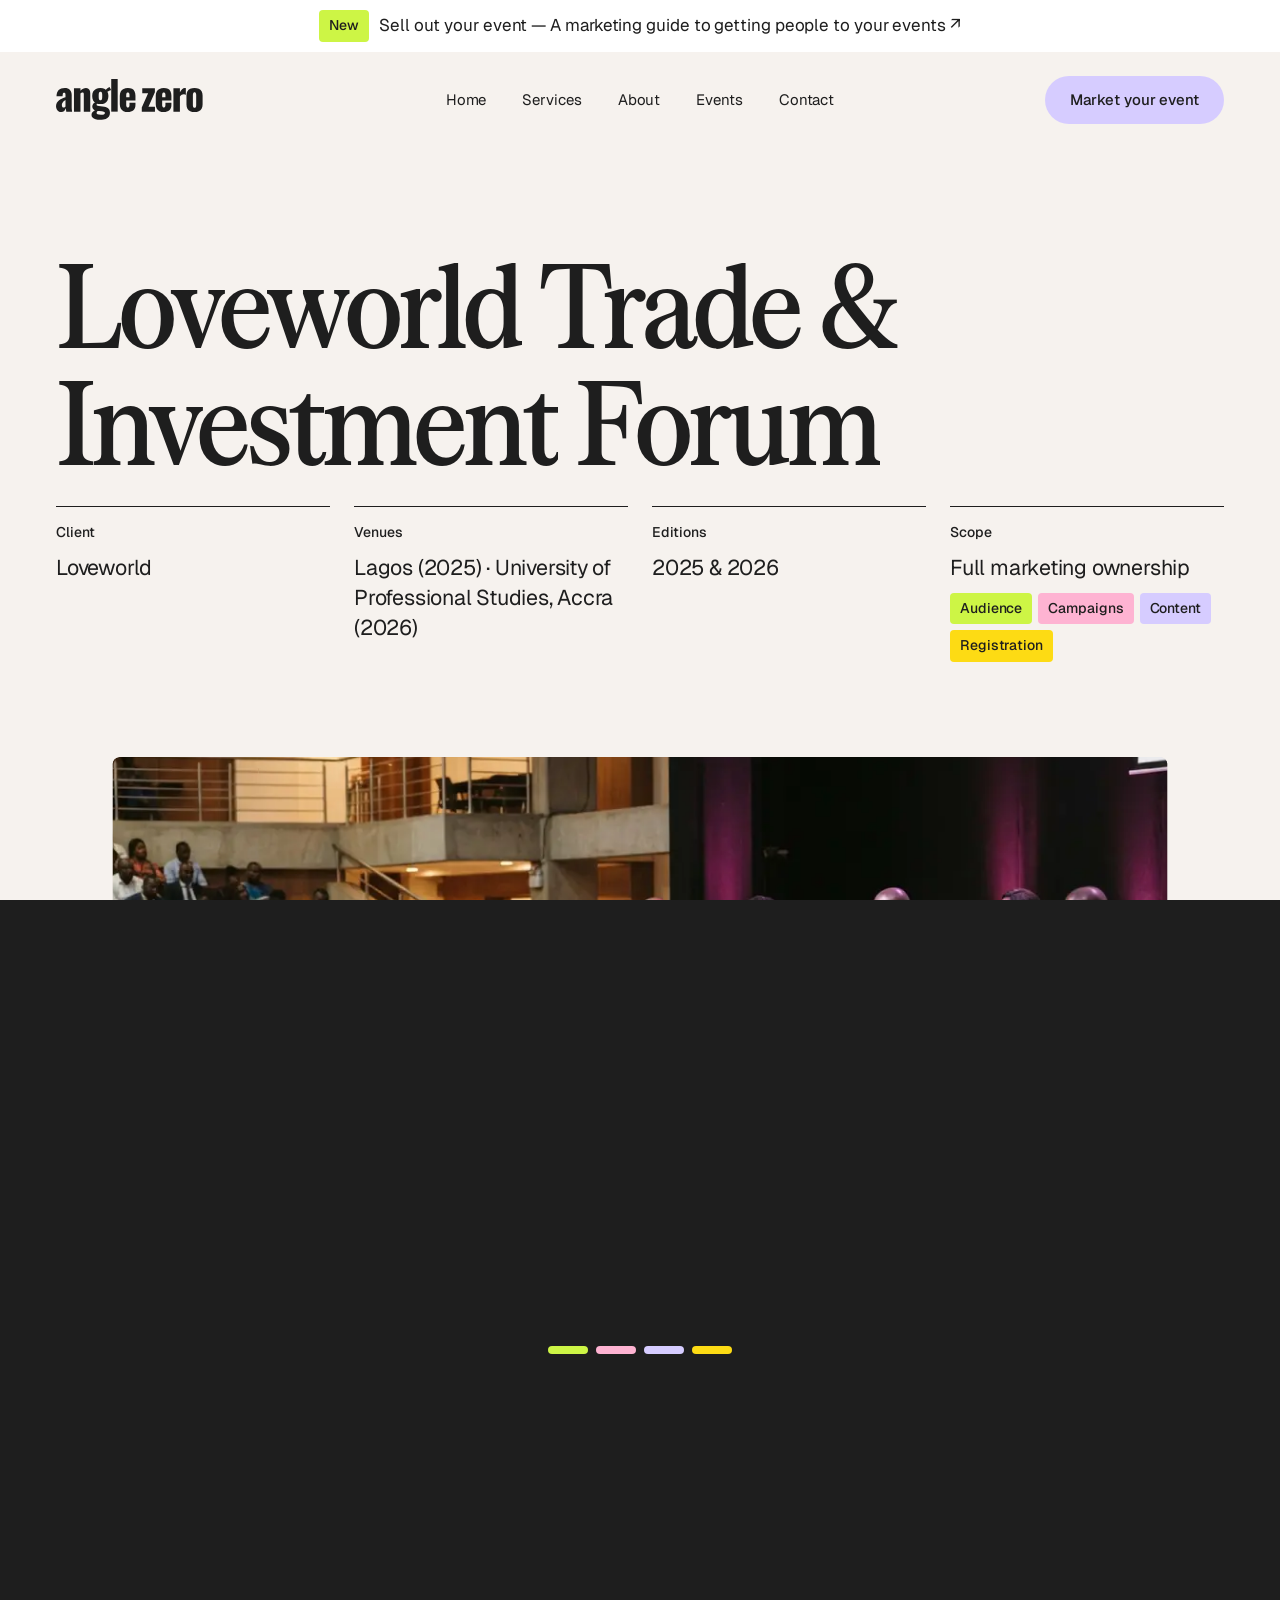
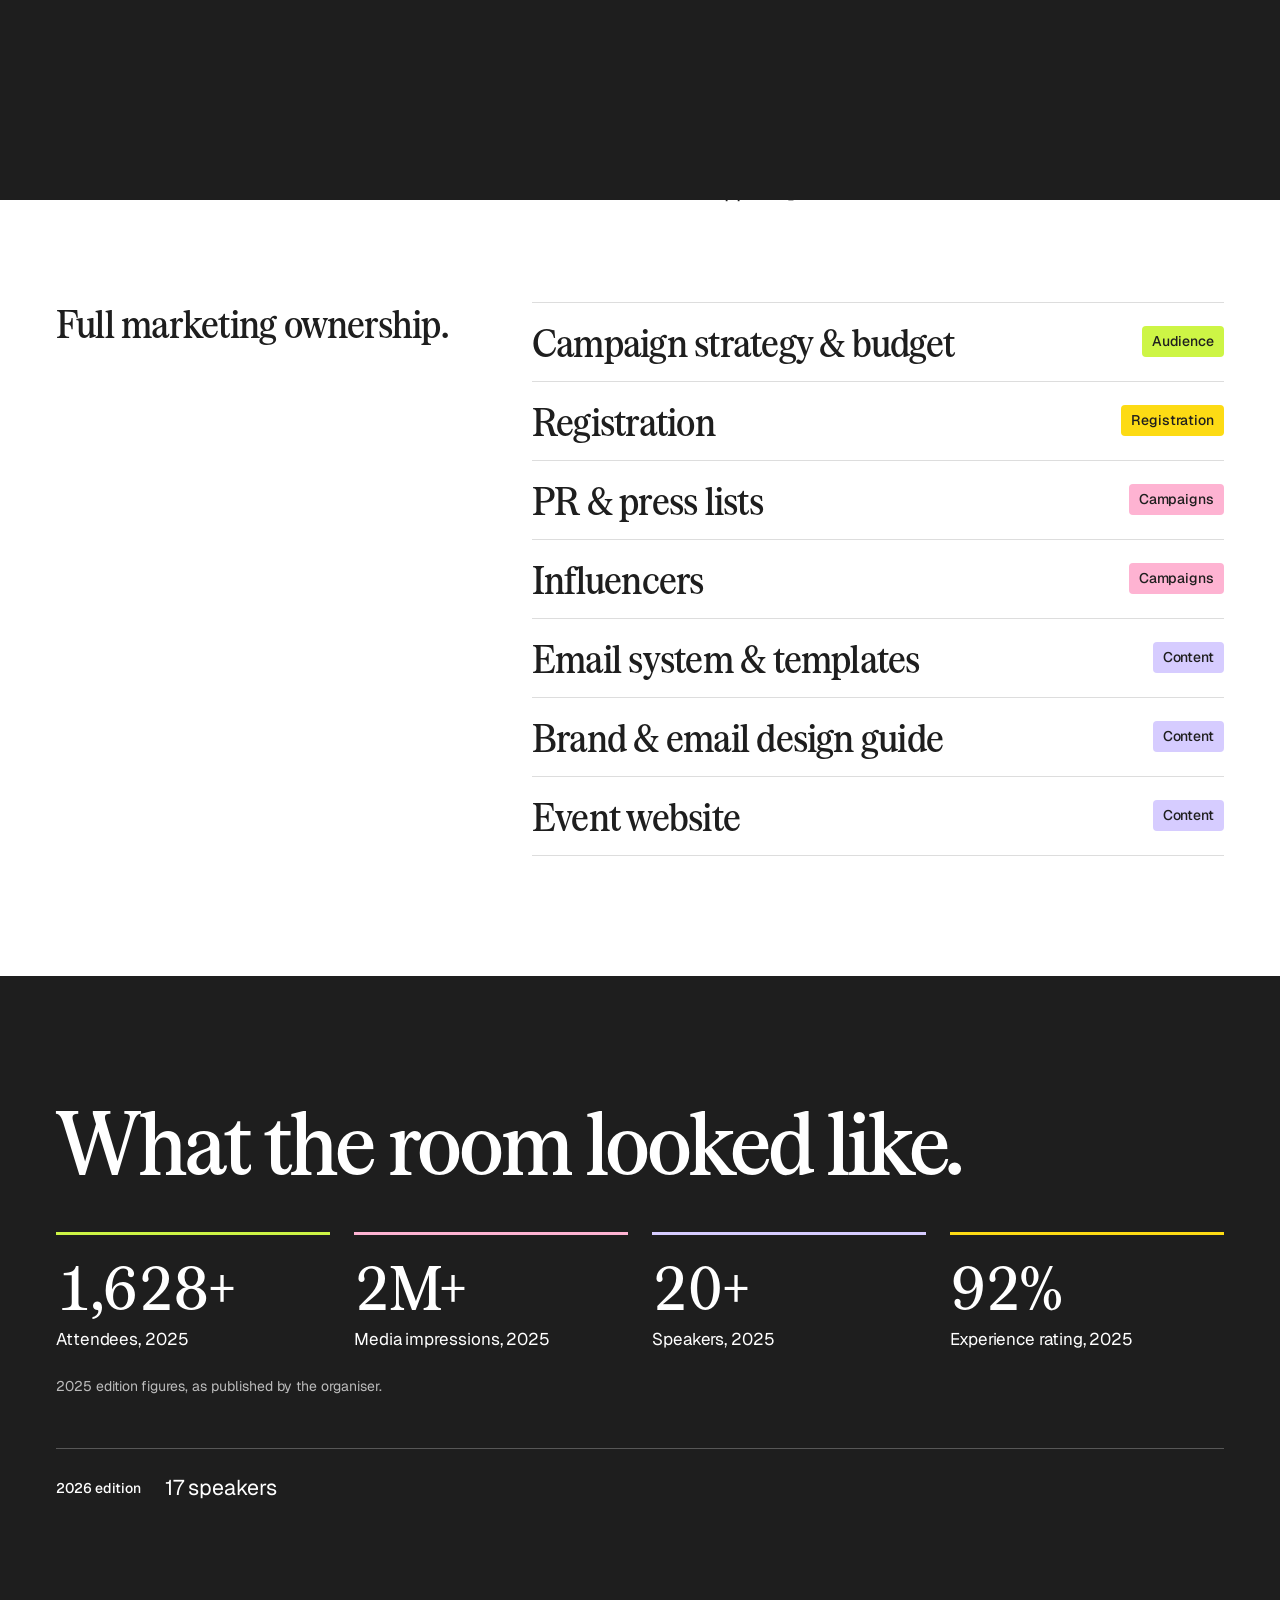
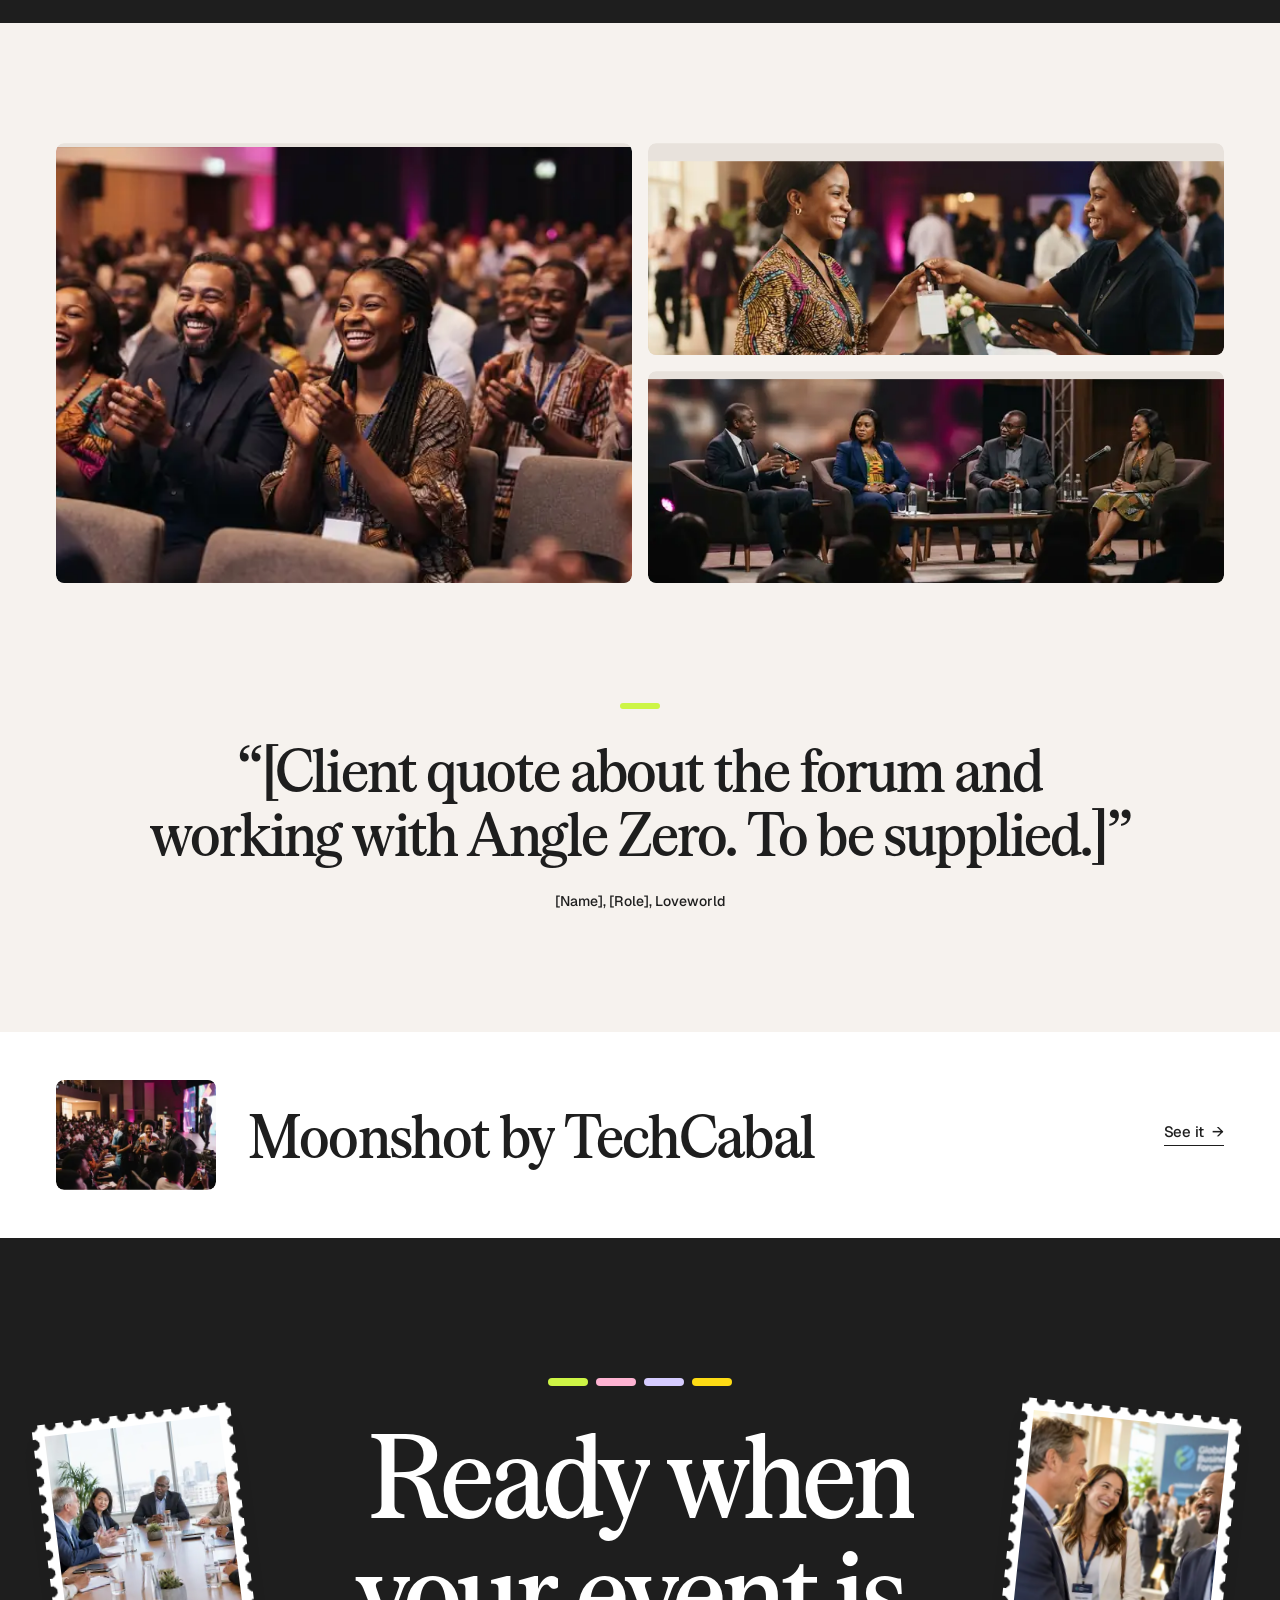
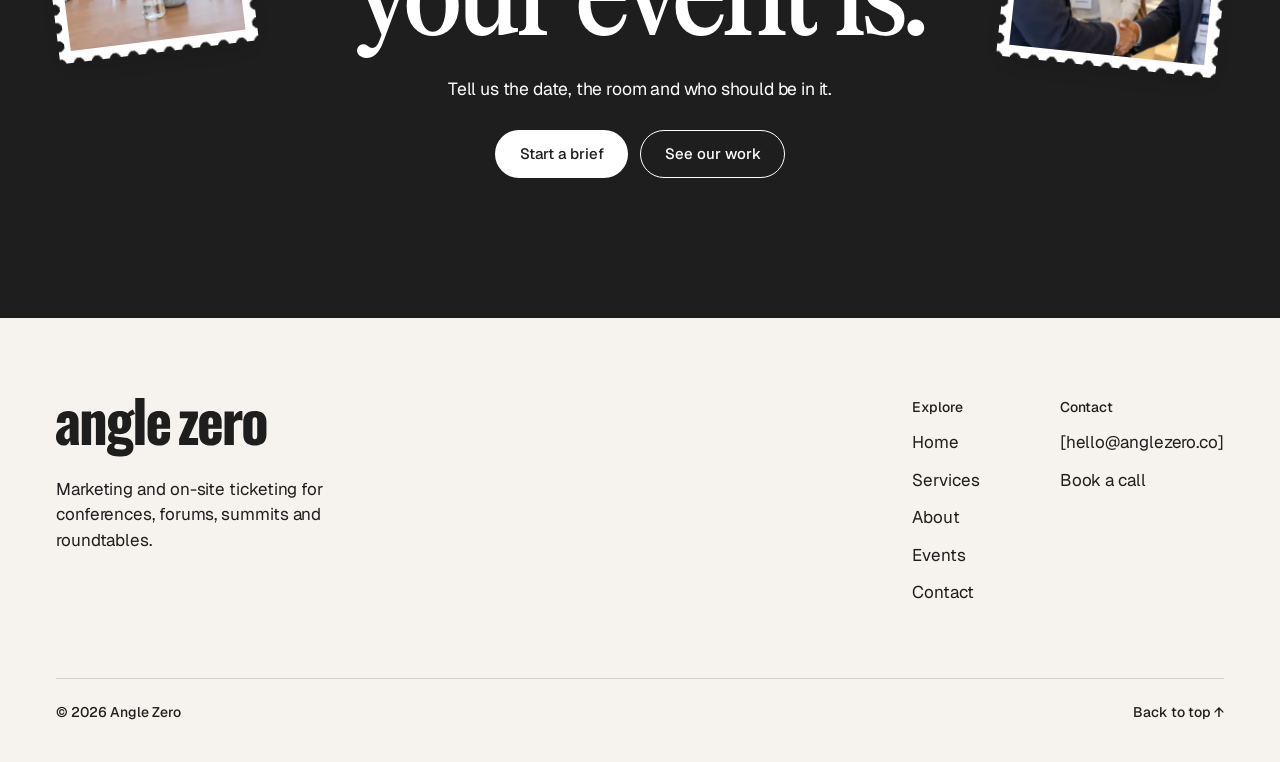
<file: site/case-study-loveworld.html>
<!doctype html>
<html lang="en">
<head>
  <meta charset="utf-8" />
  <meta name="robots" content="noindex" />
  <meta name="viewport" content="width=device-width, initial-scale=1" />
  <title>Loveworld Trade & Investment Forum · Angle Zero</title>
  <meta name="description" content="Angle Zero is the event marketing practice of Joshua Adesegun, filling business events across Africa with the right people." />
  <meta name="theme-color" content="#F6F2EE" />
  <meta property="og:title" content="Loveworld Trade & Investment Forum · Angle Zero" />
  <meta property="og:description" content="Angle Zero is the event marketing practice of Joshua Adesegun, filling business events across Africa with the right people." />
  <meta property="og:image" content="assets/img/r/loveworld-1200.jpg" />
  <link rel="icon" href="assets/brand/mark.svg" type="image/svg+xml" />
  <link rel="preconnect" href="https://fonts.googleapis.com" />
  <link rel="preconnect" href="https://fonts.gstatic.com" crossorigin />
  <link href="https://fonts.googleapis.com/css2?family=Geist:wght@400;500&display=swap" rel="stylesheet" />
  <link rel="preload" href="assets/fonts/serrif-condensed-medium.woff2" as="font" type="font/woff2" crossorigin />
  <link rel="stylesheet" href="styles.css?v=14" />
  <script>document.documentElement.classList.add("js");try{if(sessionStorage.getItem("az-pt")==="1"&&!matchMedia("(prefers-reduced-motion: reduce)").matches)document.documentElement.classList.add("pt-arriving")}catch(e){}</script>
</head>
<body>
  <a class="skip-link" href="#main">Skip to content</a>

  <div class="announce">
    <span class="tag tag--audience">New</span>
    <a href="contact.html">Sell out your event — A marketing guide to getting people to your events <span aria-hidden="true">↗</span></a>
  </div>

  <header class="nav" data-nav>
    <div class="nav__inner">
      <a class="nav__logo" href="index.html"><img src="assets/brand/wordmark.svg" alt="Angle Zero home" width="147" height="40" /></a>
      <nav aria-label="Main"><ul class="nav__links"><li><a href="index.html">Home</a></li><li><a href="services.html">Services</a></li><li><a href="about.html">About</a></li><li><a href="events.html">Events</a></li><li><a href="contact.html">Contact</a></li></ul></nav>
      <a class="btn btn--primary nav__cta" href="contact.html">Market your event</a>
      <button class="nav__toggle" type="button" aria-label="Open menu" aria-expanded="false" aria-controls="menu" data-menu-toggle><span></span><span></span></button>
    </div>
  </header>
  <div class="menu" id="menu" data-menu inert>
    <nav class="menu__links" aria-label="Mobile"><a href="index.html">Home</a><a href="services.html">Services</a><a href="about.html">About</a><a href="events.html">Events</a><a href="contact.html">Contact</a></nav>
    <a class="btn btn--primary" href="contact.html">Market your event</a>
  </div>

  <main id="main">

    <section class="wrap hero" aria-labelledby="hero-title">
      <h1 class="t-display-xl" id="hero-title" style="max-width:1100px">Loveworld Trade &amp;<br class="br-d" /> Investment Forum</h1>
      <div class="facts">
        <div><p class="t-caption">Client</p><p class="t-body-l">Loveworld</p></div>
        <div><p class="t-caption">Venues</p><p class="t-body-l">Lagos (2025) · University of Professional Studies, Accra (2026)</p></div>
        <div><p class="t-caption">Editions</p><p class="t-body-l">2025 &amp; 2026</p></div>
        <div><p class="t-caption">Scope</p><p class="t-body-l">Full marketing ownership</p><ul class="tags" aria-label="Scope"><li class="tag tag--audience">Audience</li><li class="tag tag--campaigns">Campaigns</li><li class="tag tag--content">Content</li><li class="tag tag--registration">Registration</li></ul></div>
      </div>
    </section>

    <div class="wrap cs-image" style="padding-bottom:var(--section)">
      <div class="photo"><picture><source type="image/webp" srcset="assets/img/r/loveworld-480.webp 480w, assets/img/r/loveworld-800.webp 800w, assets/img/r/loveworld-1200.webp 1200w, assets/img/r/loveworld-1800.webp 1800w" sizes="(max-width: 1440px) 92vw, 1328px" /><img src="assets/img/r/loveworld-1200.jpg" alt="The forum hall during a session" width="1328" height="640" decoding="async" /></picture></div>
    </div>

    <section class="section bg-white" aria-label="The event and scope">
      <div class="wrap">
        <div class="cs-block">
          <div class="cs-block__label"><h2 class="t-heading">Two days on enterprise, trade and investment.</h2></div>
          <div class="cs-block__body">
            <p class="t-body-l">Joshua Adesegun led full marketing for both editions: Lagos in 2025, and the University of Professional Studies, Accra, in 2026. The 2026 edition hosted 17 speakers from banking, policy, fintech and enterprise, including Ecobank Ghana and the Bank of Ghana.</p>
            <p class="t-body-l">[The brief: the client’s objectives, target audience and what success looked like. To be supplied.]</p>
          </div>
        </div>
        <div class="cs-block">
          <div class="cs-block__label"><h2 class="t-heading">Full marketing ownership.</h2></div>
          <ul class="scope-list">
            <li><h3 class="t-heading">Campaign strategy &amp; budget</h3><span class="tag tag--audience">Audience</span></li><li><h3 class="t-heading">Registration</h3><span class="tag tag--registration">Registration</span></li><li><h3 class="t-heading">PR &amp; press lists</h3><span class="tag tag--campaigns">Campaigns</span></li><li><h3 class="t-heading">Influencers</h3><span class="tag tag--campaigns">Campaigns</span></li><li><h3 class="t-heading">Email system &amp; templates</h3><span class="tag tag--content">Content</span></li><li><h3 class="t-heading">Brand &amp; email design guide</h3><span class="tag tag--content">Content</span></li><li><h3 class="t-heading">Event website</h3><span class="tag tag--content">Content</span></li>
          </ul>
        </div>
      </div>
    </section>

    <section class="section bg-ink on-dark" aria-labelledby="results-title">
      <div class="wrap results">
        <div class="sec-head__title">
          <h2 class="t-display-l" id="results-title">What the room looked like.</h2>
        </div>
        <div class="stats stats--4">
          <div class="stat" style="--sc:var(--lime)"><p class="stat__fig" data-count="1700">1,700+</p><p>Attendees, 2025</p></div><div class="stat" style="--sc:var(--pink)"><p class="stat__fig">2M+</p><p>Media impressions, 2025</p></div><div class="stat" style="--sc:var(--lilac)"><p class="stat__fig">20+</p><p>Speakers, 2025</p></div><div class="stat" style="--sc:var(--sun)"><p class="stat__fig">92%</p><p>Experience rating, 2025</p></div>
        </div>
        <p class="t-body-s results__note">2025 edition figures, as published by the organiser.</p>
        <div class="results__more"><p class="t-caption">2026 edition</p><p class="t-body-l">17 speakers</p></div>
      </div>
    </section>

    <section class="section section--flush-bottom" style="padding-bottom:0" aria-label="Photos from the forum">
      <div class="wrap gallery">
        <div class="photo"><picture><source type="image/webp" srcset="assets/img/r/hero-applause-480.webp 480w, assets/img/r/hero-applause-800.webp 800w, assets/img/r/hero-applause-1200.webp 1200w, assets/img/r/hero-applause-1800.webp 1800w" sizes="(max-width: 720px) 92vw, 46vw" /><img src="assets/img/r/hero-applause-1200.jpg" alt="Audience applauding a speaker" width="656" height="440" loading="lazy" decoding="async" /></picture></div>
        <div class="gallery__col">
          <div class="photo"><picture><source type="image/webp" srcset="assets/img/r/hero-registration-480.webp 480w, assets/img/r/hero-registration-800.webp 800w, assets/img/r/hero-registration-1200.webp 1200w, assets/img/r/hero-registration-1800.webp 1800w" sizes="(max-width: 720px) 92vw, 46vw" /><img src="assets/img/r/hero-registration-1200.jpg" alt="Guests checking in at registration" width="656" height="212" loading="lazy" decoding="async" /></picture></div>
          <div class="photo"><picture><source type="image/webp" srcset="assets/img/r/panel-480.webp 480w, assets/img/r/panel-800.webp 800w, assets/img/r/panel-1200.webp 1200w, assets/img/r/panel-1800.webp 1800w" sizes="(max-width: 720px) 92vw, 46vw" /><img src="assets/img/r/panel-1200.jpg" alt="Panel discussion on stage" width="656" height="212" loading="lazy" decoding="async" /></picture></div>
        </div>
      </div>
    </section>

    <section class="section" aria-labelledby="quote-title">
      <figure class="wrap quote">
        <span class="bar bg-lime" aria-hidden="true"></span>
        <blockquote class="t-display-m">“[Client quote about the forum and working with Angle Zero. To be supplied.]”</blockquote>
        <figcaption class="t-caption">[Name], [Role], Loveworld</figcaption>
      </figure>
    </section>

    <section class="bg-white" aria-label="Next event">
      <a class="wrap next-event" href="events.html#moonshot">
        <div class="photo"><picture><source type="image/webp" srcset="assets/img/r/moonshot-480.webp 480w, assets/img/r/moonshot-800.webp 800w, assets/img/r/moonshot-1200.webp 1200w, assets/img/r/moonshot-1800.webp 1800w" sizes="(max-width: 640px) 96px, 160px" /><img src="assets/img/r/moonshot-1200.jpg" alt="" width="160" height="110" loading="lazy" decoding="async" /></picture></div>
        <div class="next-event__text"><h2 class="t-display-m">Moonshot by TechCabal</h2></div>
        <span class="link">See it <span aria-hidden="true">→</span></span>
      </a>
    </section>

    <section class="cta bg-ink on-dark" aria-labelledby="cta-title">
      <div class="cta__stamp cta__stamp--a stamp-shadow" aria-hidden="true"><div class="stamp"><picture><source type="image/webp" srcset="assets/img/r/ai-round-480.webp 480w, assets/img/r/ai-round-800.webp 800w, assets/img/r/ai-round-1200.webp 1200w, assets/img/r/ai-round-1280.webp 1280w" sizes="220px" /><img src="assets/img/r/ai-round-1200.jpg" alt="" loading="lazy" decoding="async" /></picture></div></div>
      <div class="cta__stamp cta__stamp--b stamp-shadow" aria-hidden="true"><div class="stamp"><picture><source type="image/webp" srcset="assets/img/r/ai-net-480.webp 480w, assets/img/r/ai-net-800.webp 800w, assets/img/r/ai-net-1024.webp 1024w" sizes="220px" /><img src="assets/img/r/ai-net-1024.jpg" alt="" loading="lazy" decoding="async" /></picture></div></div>
      <div class="wrap cta__inner">
        <div class="cta__bars" aria-hidden="true"><span class="bg-lime"></span><span class="bg-pink"></span><span class="bg-lilac"></span><span class="bg-sun"></span></div>
        <h2 class="t-display-xl" id="cta-title">Ready when<br class="br-d" /> your event is.</h2>
        <p class="t-body-l t-lead">Tell us the date, the room and who should be in it.</p>
        <div class="btn-row btn-row--center">
          <a class="btn btn--light" href="contact.html">Start a brief</a>
          <a class="btn btn--secondary" href="events.html">See our work</a>
        </div>
      </div>
    </section>
  </main>

  <footer class="footer">
    <div class="footer__top">
      <div class="footer__brand">
        <img src="assets/brand/wordmark.svg" alt="Angle Zero" width="211" height="58" loading="lazy" />
        <p>Marketing and on-site ticketing for conferences, forums, summits and roundtables.</p>
      </div>
      <div class="footer__cols">
        <nav class="footer__col" aria-label="Footer">
          <p class="t-caption">Explore</p>
          <a href="index.html">Home</a><a href="services.html">Services</a><a href="about.html">About</a><a href="events.html">Events</a><a href="contact.html">Contact</a>
        </nav>
        <div class="footer__col">
          <p class="t-caption">Contact</p>
          <a href="mailto:hello@anglezero.co">[hello@anglezero.co]</a>
          <a href="mailto:hello@anglezero.co?subject=Book%20a%20call">Book a call</a>
        </div>
      </div>
    </div>
    <div class="footer__bottom t-caption">
      <p>© 2026 Angle Zero</p>
      <a href="#main" data-top>Back to top <span aria-hidden="true">↑</span></a>
    </div>
  </footer>

  <script src="main.js?v=8" defer></script>
</body>
</html>
</file>
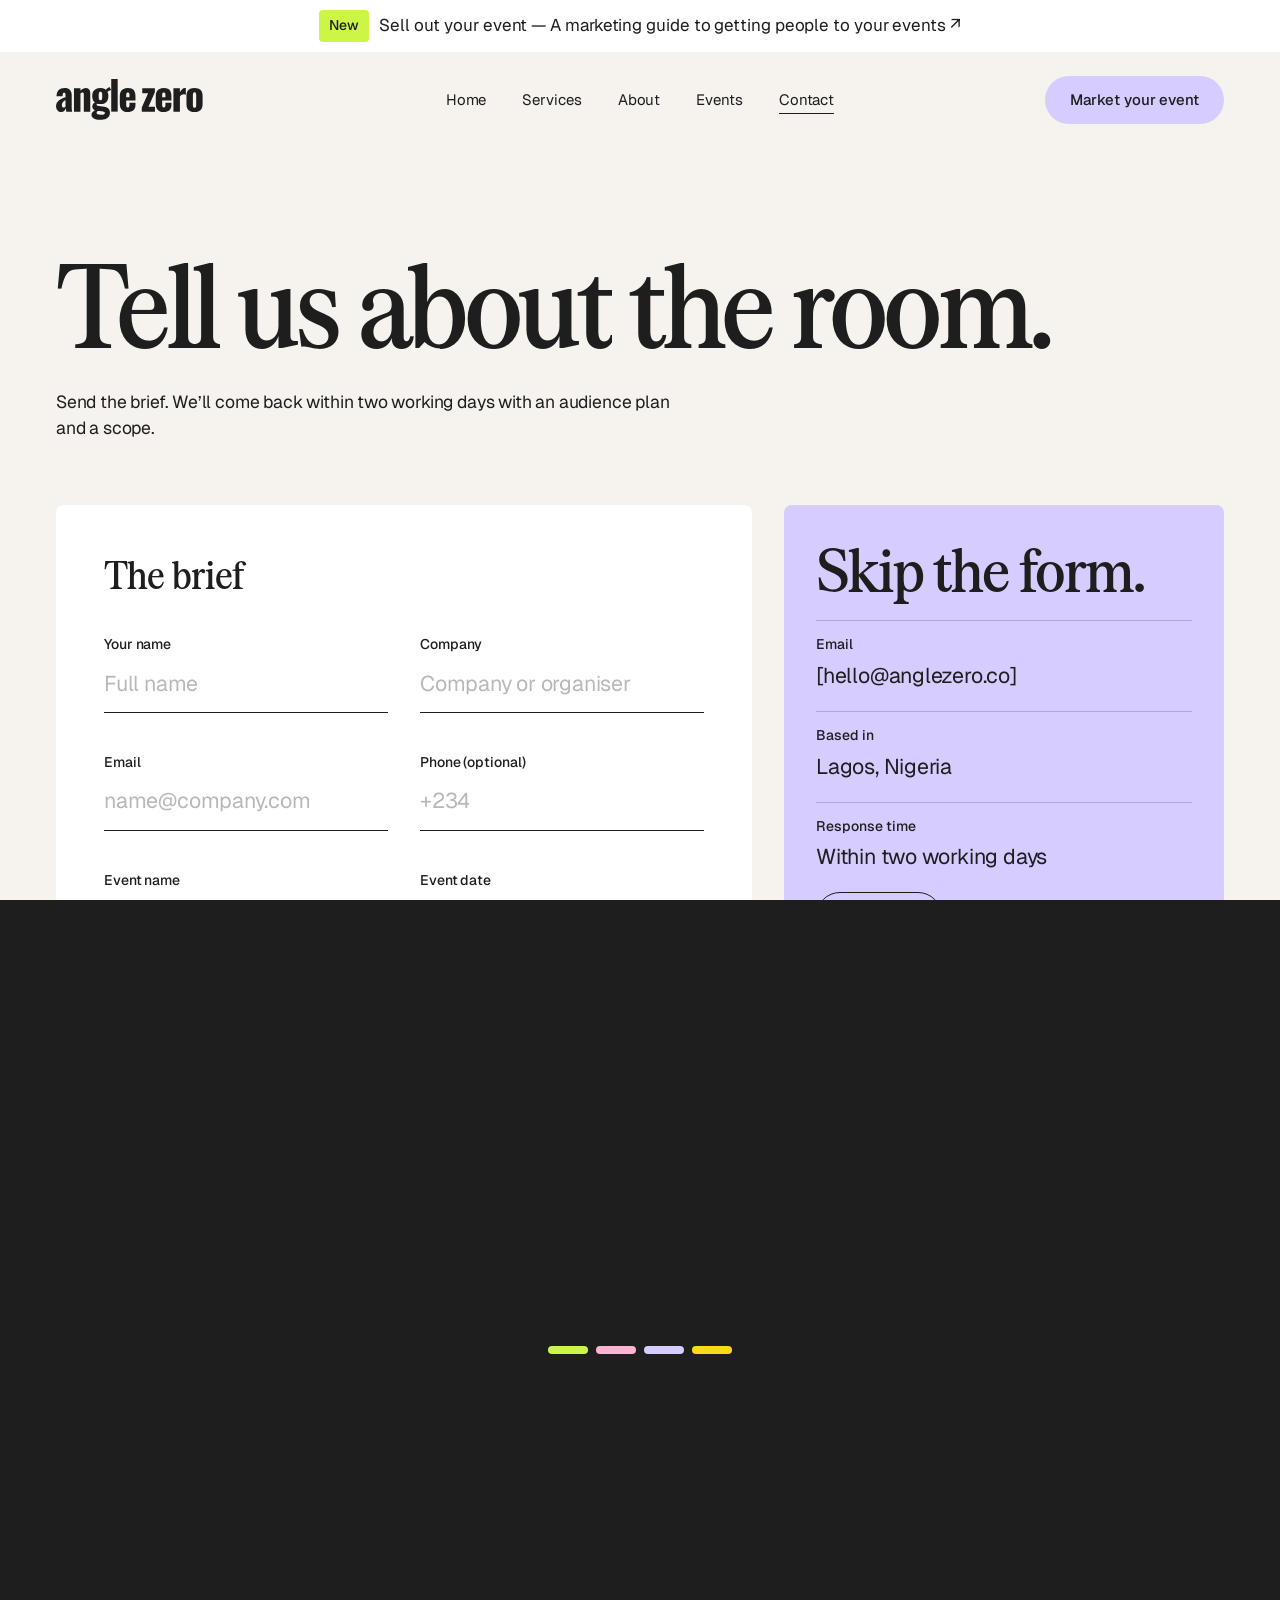
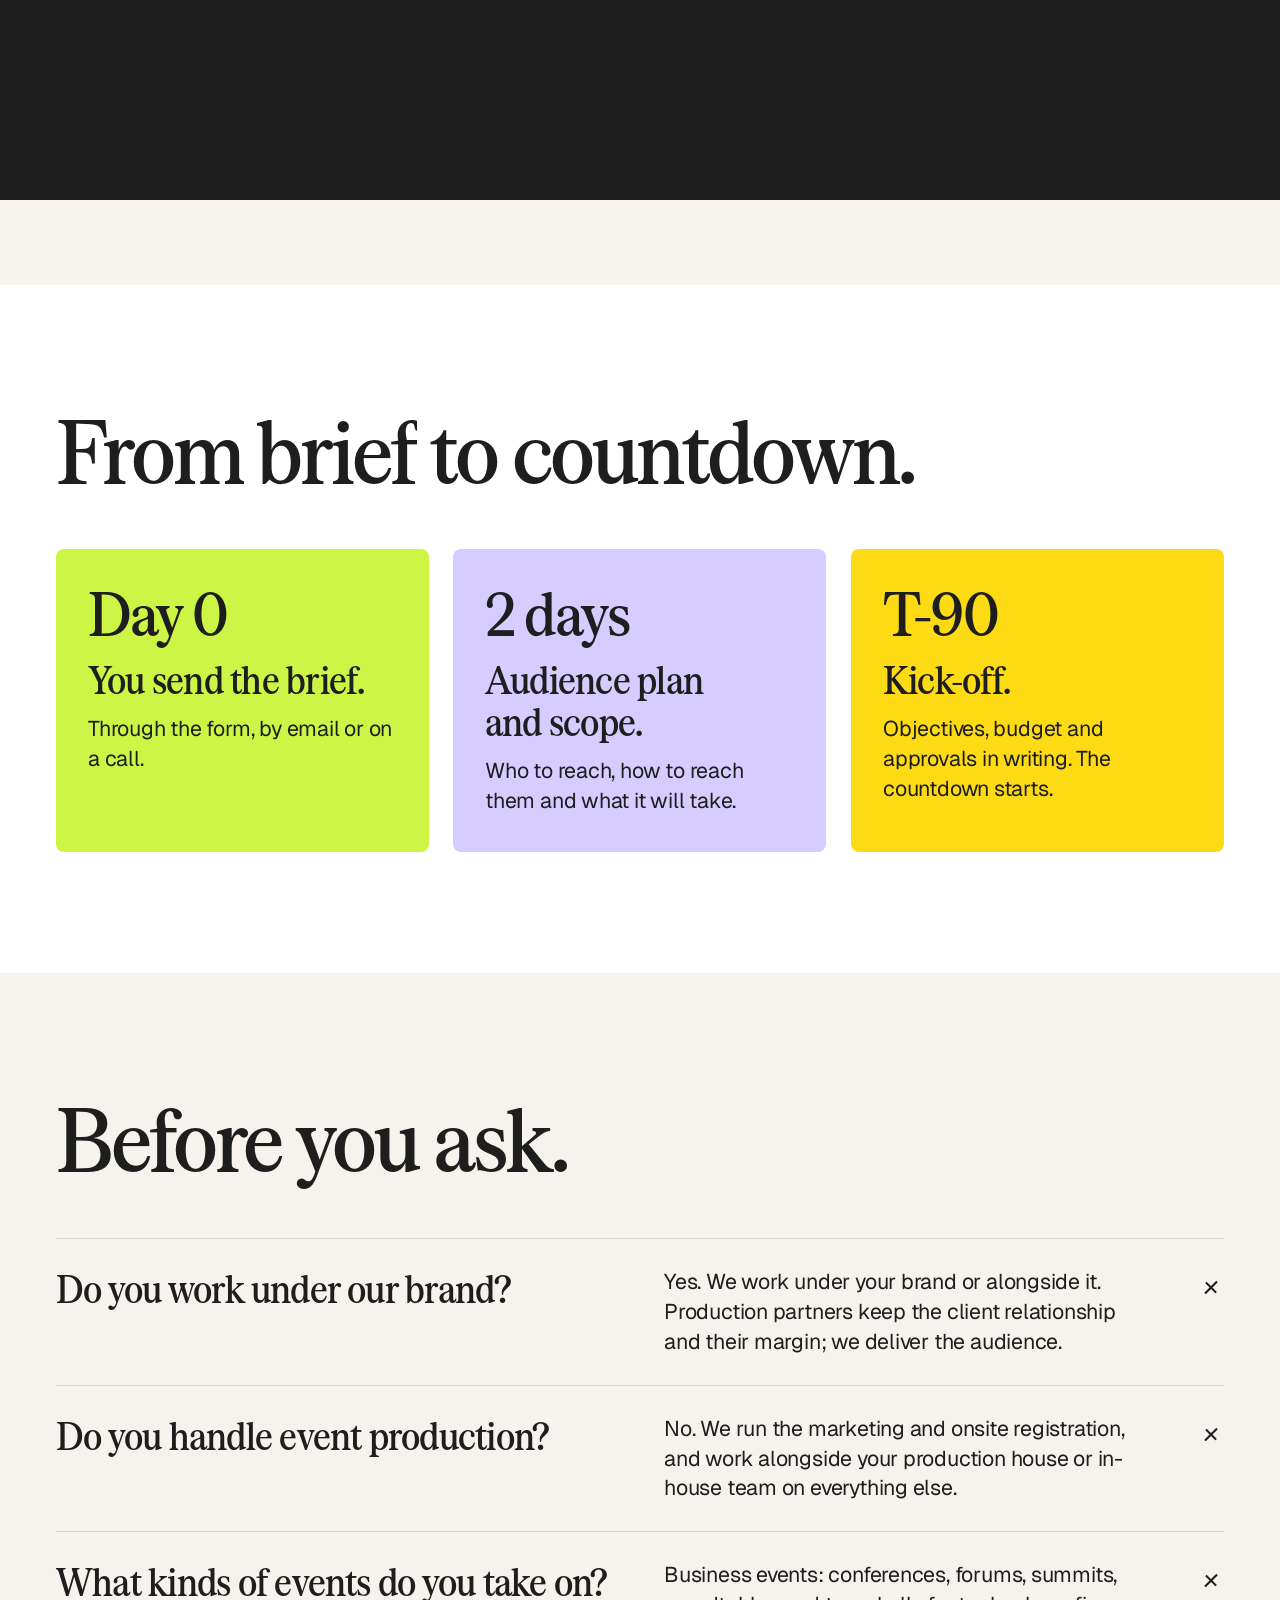
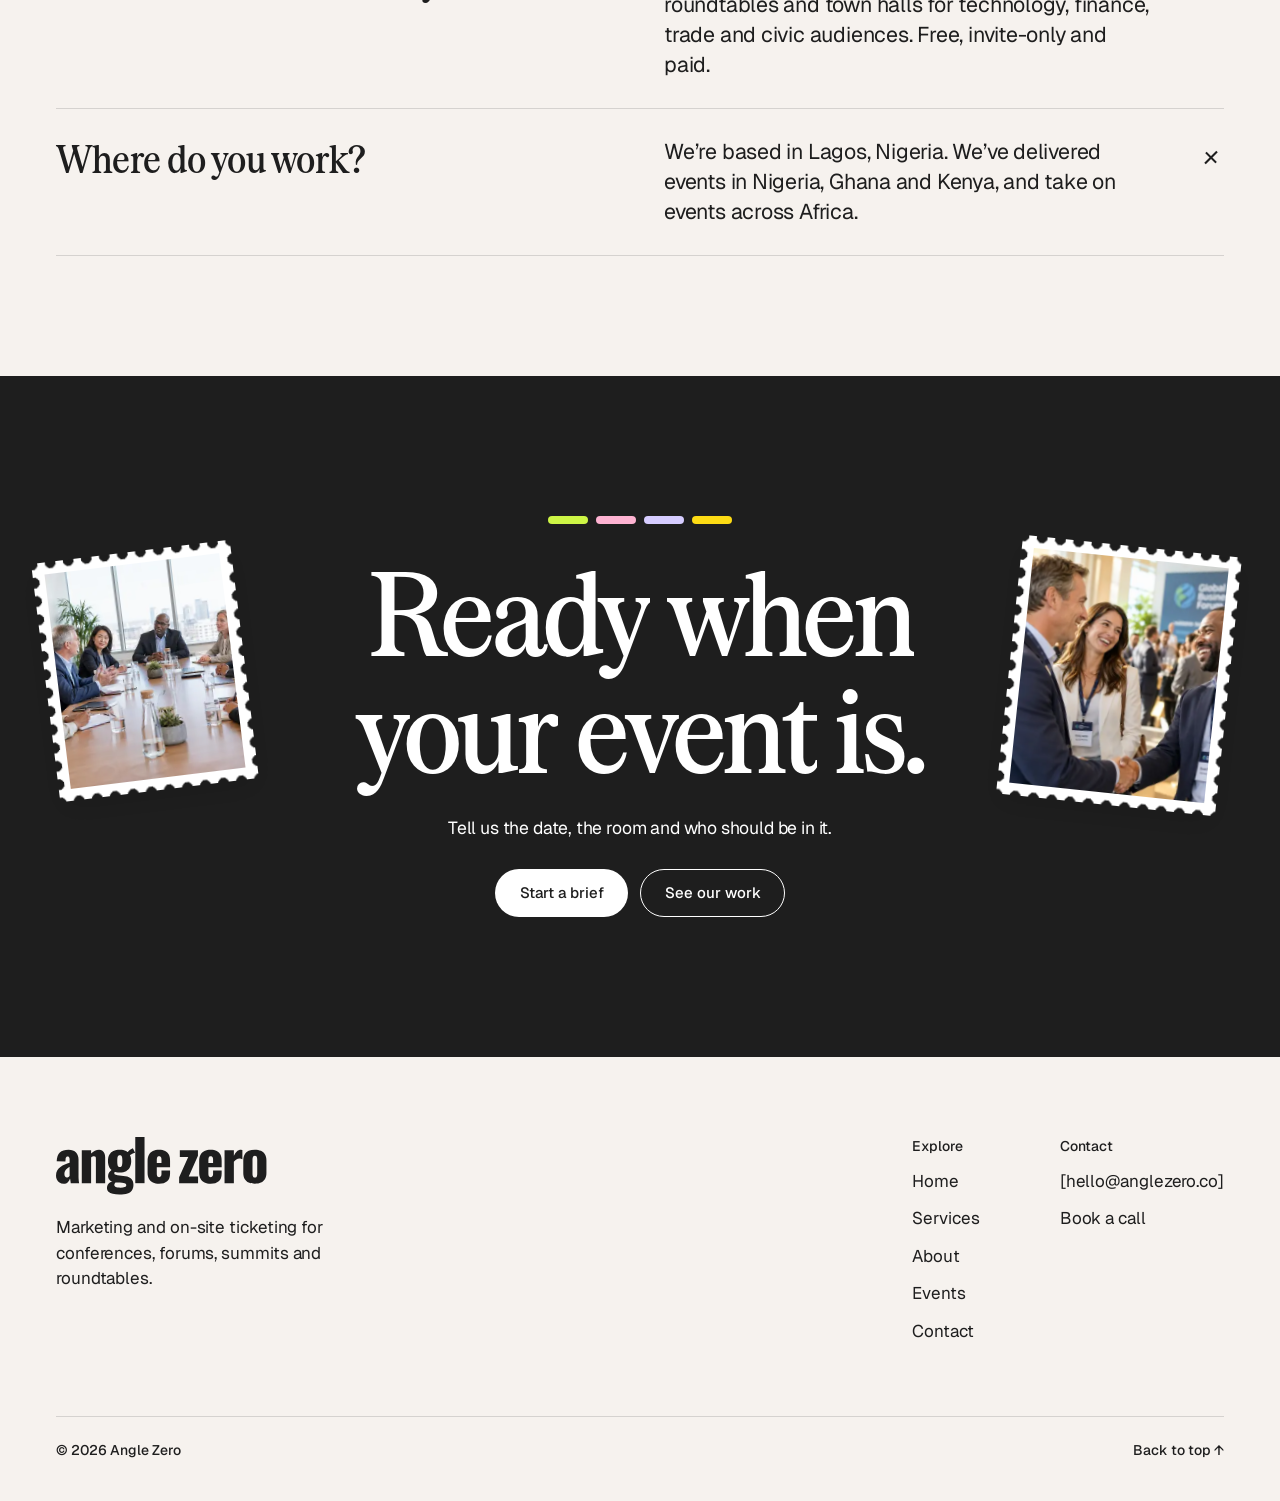
<file: site/contact.html>
<!doctype html>
<html lang="en">
<head>
  <meta charset="utf-8" />
  <meta name="viewport" content="width=device-width, initial-scale=1" />
  <title>Contact · Angle Zero</title>
  <meta name="description" content="Send Angle Zero the brief for your business event. We come back within two working days with an audience plan and a scope." />
  <meta name="theme-color" content="#F6F2EE" />
  <meta property="og:title" content="Contact · Angle Zero" />
  <meta property="og:description" content="Send Angle Zero the brief for your business event. We come back within two working days with an audience plan and a scope." />
  <meta property="og:image" content="assets/img/r/loveworld-1200.jpg" />
  <link rel="icon" href="assets/brand/mark.svg" type="image/svg+xml" />
  <link rel="preconnect" href="https://fonts.googleapis.com" />
  <link rel="preconnect" href="https://fonts.gstatic.com" crossorigin />
  <link href="https://fonts.googleapis.com/css2?family=Geist:wght@400;500&display=swap" rel="stylesheet" />
  <link rel="preload" href="assets/fonts/serrif-condensed-medium.woff2" as="font" type="font/woff2" crossorigin />
  <link rel="stylesheet" href="styles.css?v=14" />
  <script>document.documentElement.classList.add("js");try{if(sessionStorage.getItem("az-pt")==="1"&&!matchMedia("(prefers-reduced-motion: reduce)").matches)document.documentElement.classList.add("pt-arriving")}catch(e){}</script>
</head>
<body>
  <a class="skip-link" href="#main">Skip to content</a>

  <div class="announce">
    <span class="tag tag--audience">New</span>
    <a href="contact.html">Sell out your event — A marketing guide to getting people to your events <span aria-hidden="true">↗</span></a>
  </div>

  <header class="nav" data-nav>
    <div class="nav__inner">
      <a class="nav__logo" href="index.html"><img src="assets/brand/wordmark.svg" alt="Angle Zero home" width="147" height="40" /></a>
      <nav aria-label="Main"><ul class="nav__links"><li><a href="index.html">Home</a></li><li><a href="services.html">Services</a></li><li><a href="about.html">About</a></li><li><a href="events.html">Events</a></li><li><a href="contact.html" aria-current="page">Contact</a></li></ul></nav>
      <a class="btn btn--primary nav__cta" href="contact.html">Market your event</a>
      <button class="nav__toggle" type="button" aria-label="Open menu" aria-expanded="false" aria-controls="menu" data-menu-toggle><span></span><span></span></button>
    </div>
  </header>
  <div class="menu" id="menu" data-menu inert>
    <nav class="menu__links" aria-label="Mobile"><a href="index.html">Home</a><a href="services.html">Services</a><a href="about.html">About</a><a href="events.html">Events</a><a href="contact.html" aria-current="page">Contact</a></nav>
    <a class="btn btn--primary" href="contact.html">Market your event</a>
  </div>

  <main id="main">

    <section class="wrap hero" aria-labelledby="hero-title">
      <h1 class="t-display-xl" id="hero-title">Tell us about the room.</h1>
      <p class="t-body-l t-lead" style="max-width:620px">Send the brief. We’ll come back within two working days with an audience plan and a scope.</p>
    </section>

    <section class="section section--flush-top" aria-label="Send the brief">
      <div class="wrap contact">
        <form class="brief" id="brief" novalidate aria-labelledby="brief-title">
          <h2 class="t-heading" id="brief-title">The brief</h2>
          <div class="brief__row"><div class="field"><label for="name">Your name</label><input id="name" name="name" type="text" placeholder="Full name" required autocomplete="name" /></div><div class="field"><label for="company">Company</label><input id="company" name="company" type="text" placeholder="Company or organiser" autocomplete="organization" /></div></div>
          <div class="brief__row"><div class="field"><label for="email">Email</label><input id="email" name="email" type="email" placeholder="name@company.com" required autocomplete="email" /></div><div class="field"><label for="phone">Phone (optional)</label><input id="phone" name="phone" type="tel" placeholder="+234" autocomplete="tel" /></div></div>
          <div class="brief__row"><div class="field"><label for="event">Event name</label><input id="event" name="event" type="text" placeholder="e.g. Lagos Fintech Forum" /></div><div class="field"><label for="date">Event date</label><input id="date" name="date" type="text" placeholder="e.g. 14 March 2027, or Q2 2027" autocomplete="off" /></div></div>
          <fieldset class="group"><legend>Event type</legend><div class="filters"><label class="choice"><input type="radio" name="type" value="Conference" />Conference</label><label class="choice"><input type="radio" name="type" value="Forum" checked />Forum</label><label class="choice"><input type="radio" name="type" value="Summit" />Summit</label><label class="choice"><input type="radio" name="type" value="Roundtable" />Roundtable</label><label class="choice"><input type="radio" name="type" value="Town hall" />Town hall</label><label class="choice"><input type="radio" name="type" value="Other" />Other</label></div></fieldset>
          <fieldset class="group"><legend>Expected attendance</legend><div class="filters"><label class="choice"><input type="radio" name="attendance" value="Under 300" />Under 300</label><label class="choice"><input type="radio" name="attendance" value="300 – 1,000" checked />300 – 1,000</label><label class="choice"><input type="radio" name="attendance" value="1,000 – 5,000" />1,000 – 5,000</label><label class="choice"><input type="radio" name="attendance" value="5,000+" />5,000+</label></div></fieldset>
          <fieldset class="group"><legend>What you need</legend><div class="filters"><label class="choice"><input type="checkbox" name="needs" value="Full scope" />Full scope</label><label class="choice"><input type="checkbox" name="needs" value="Audience acquisition" checked />Audience acquisition</label><label class="choice"><input type="checkbox" name="needs" value="Paid media" />Paid media</label><label class="choice"><input type="checkbox" name="needs" value="PR and press" />PR and press</label><label class="choice"><input type="checkbox" name="needs" value="Email and CRM" />Email and CRM</label><label class="choice"><input type="checkbox" name="needs" value="Onsite registration" checked />Onsite registration</label></div></fieldset>
          <div class="field"><label for="message">Anything else</label><textarea id="message" name="message" rows="3" placeholder="Dates, venue, audience, budget…"></textarea></div>
          <div class="hp" aria-hidden="true"><label for="website">Leave this empty</label><input id="website" name="website" type="text" tabindex="-1" autocomplete="off" /></div>
          <div class="brief__submit">
            <button class="btn btn--dark" type="submit">Send the brief</button>
            <p class="t-body-s">We reply within two working days.</p>
          </div>
          <p class="t-body-s form-status" role="status" aria-live="polite"></p>
        </form>

        <aside class="talk" aria-labelledby="talk-title">
          <div class="talk__card bg-lilac">
            <h2 class="t-display-m" id="talk-title">Skip the form.</h2>
            <dl>
              <div><dt class="t-caption">Email</dt><dd class="t-body-l"><a href="mailto:hello@anglezero.co">[hello@anglezero.co]</a></dd></div>
              <div><dt class="t-caption">Based in</dt><dd class="t-body-l">Lagos, Nigeria</dd></div>
              <div><dt class="t-caption">Response time</dt><dd class="t-body-l">Within two working days</dd></div>
            </dl>
            <a class="btn btn--secondary" href="mailto:hello@anglezero.co?subject=Book%20a%20call">Book a call</a>
          </div>
          <div class="photo"><picture><source type="image/webp" srcset="assets/img/r/hero-networking-480.webp 480w, assets/img/r/hero-networking-800.webp 800w, assets/img/r/hero-networking-1200.webp 1200w, assets/img/r/hero-networking-1800.webp 1800w" sizes="(max-width: 720px) 92vw, (max-width: 1100px) 46vw, 440px" /><img src="assets/img/r/hero-networking-1200.jpg" alt="Delegates talking at an event" width="440" height="300" loading="lazy" decoding="async" /></picture></div>
        </aside>
      </div>
    </section>

    <section class="section bg-white" aria-labelledby="next-title">
      <div class="wrap">
        <div class="sec-head"><div class="sec-head__title"><h2 class="t-display-l" id="next-title">From brief to countdown.</h2></div></div>
        <ol class="cards-3">
          <li class="ccard ccard--steps bg-lime"><p class="t-display-m">Day 0</p><h3 class="t-heading">You send the brief.</h3><p class="t-body-l">Through the form, by email or on a call.</p></li>
          <li class="ccard ccard--steps bg-lilac"><p class="t-display-m">2 days</p><h3 class="t-heading">Audience plan and scope.</h3><p class="t-body-l">Who to reach, how to reach them and what it will take.</p></li>
          <li class="ccard ccard--steps bg-sun"><p class="t-display-m">T-90</p><h3 class="t-heading">Kick-off.</h3><p class="t-body-l">Objectives, budget and approvals in writing. The countdown starts.</p></li>
        </ol>
      </div>
    </section>

    <section class="section" aria-labelledby="faq-title">
      <div class="wrap">
        <div class="sec-head"><div class="sec-head__title"><h2 class="t-display-l" id="faq-title">Before you ask.</h2></div></div>
        <div class="faq" data-faq>
          <div class="faq__item is-open">
            <h3 class="t-heading faq__q"><button type="button" aria-expanded="true" aria-controls="faq-0">Do you work under our brand?</button></h3>
            <p class="t-body-l faq__a" id="faq-0">Yes. We work under your brand or alongside it. Production partners keep the client relationship and their margin; we deliver the audience.</p>
            <span class="faq__icon" aria-hidden="true">+</span>
          </div><div class="faq__item is-open">
            <h3 class="t-heading faq__q"><button type="button" aria-expanded="true" aria-controls="faq-1">Do you handle event production?</button></h3>
            <p class="t-body-l faq__a" id="faq-1">No. We run the marketing and onsite registration, and work alongside your production house or in-house team on everything else.</p>
            <span class="faq__icon" aria-hidden="true">+</span>
          </div><div class="faq__item is-open">
            <h3 class="t-heading faq__q"><button type="button" aria-expanded="true" aria-controls="faq-2">What kinds of events do you take on?</button></h3>
            <p class="t-body-l faq__a" id="faq-2">Business events: conferences, forums, summits, roundtables and town halls for technology, finance, trade and civic audiences. Free, invite-only and paid.</p>
            <span class="faq__icon" aria-hidden="true">+</span>
          </div><div class="faq__item is-open">
            <h3 class="t-heading faq__q"><button type="button" aria-expanded="true" aria-controls="faq-3">Where do you work?</button></h3>
            <p class="t-body-l faq__a" id="faq-3">We’re based in Lagos, Nigeria. We’ve delivered events in Nigeria, Ghana and Kenya, and take on events across Africa.</p>
            <span class="faq__icon" aria-hidden="true">+</span>
          </div>
        </div>
      </div>
    </section>

    <section class="cta bg-ink on-dark" aria-labelledby="cta-title">
      <div class="cta__stamp cta__stamp--a stamp-shadow" aria-hidden="true"><div class="stamp"><picture><source type="image/webp" srcset="assets/img/r/ai-round-480.webp 480w, assets/img/r/ai-round-800.webp 800w, assets/img/r/ai-round-1200.webp 1200w, assets/img/r/ai-round-1280.webp 1280w" sizes="220px" /><img src="assets/img/r/ai-round-1200.jpg" alt="" loading="lazy" decoding="async" /></picture></div></div>
      <div class="cta__stamp cta__stamp--b stamp-shadow" aria-hidden="true"><div class="stamp"><picture><source type="image/webp" srcset="assets/img/r/ai-net-480.webp 480w, assets/img/r/ai-net-800.webp 800w, assets/img/r/ai-net-1024.webp 1024w" sizes="220px" /><img src="assets/img/r/ai-net-1024.jpg" alt="" loading="lazy" decoding="async" /></picture></div></div>
      <div class="wrap cta__inner">
        <div class="cta__bars" aria-hidden="true"><span class="bg-lime"></span><span class="bg-pink"></span><span class="bg-lilac"></span><span class="bg-sun"></span></div>
        <h2 class="t-display-xl" id="cta-title">Ready when<br class="br-d" /> your event is.</h2>
        <p class="t-body-l t-lead">Tell us the date, the room and who should be in it.</p>
        <div class="btn-row btn-row--center">
          <a class="btn btn--light" href="contact.html">Start a brief</a>
          <a class="btn btn--secondary" href="events.html">See our work</a>
        </div>
      </div>
    </section>
  </main>

  <footer class="footer">
    <div class="footer__top">
      <div class="footer__brand">
        <img src="assets/brand/wordmark.svg" alt="Angle Zero" width="211" height="58" loading="lazy" />
        <p>Marketing and on-site ticketing for conferences, forums, summits and roundtables.</p>
      </div>
      <div class="footer__cols">
        <nav class="footer__col" aria-label="Footer">
          <p class="t-caption">Explore</p>
          <a href="index.html">Home</a><a href="services.html">Services</a><a href="about.html">About</a><a href="events.html">Events</a><a href="contact.html">Contact</a>
        </nav>
        <div class="footer__col">
          <p class="t-caption">Contact</p>
          <a href="mailto:hello@anglezero.co">[hello@anglezero.co]</a>
          <a href="mailto:hello@anglezero.co?subject=Book%20a%20call">Book a call</a>
        </div>
      </div>
    </div>
    <div class="footer__bottom t-caption">
      <p>© 2026 Angle Zero</p>
      <a href="#main" data-top>Back to top <span aria-hidden="true">↑</span></a>
    </div>
  </footer>

  <script src="main.js?v=8" defer></script>
</body>
</html>
</file>
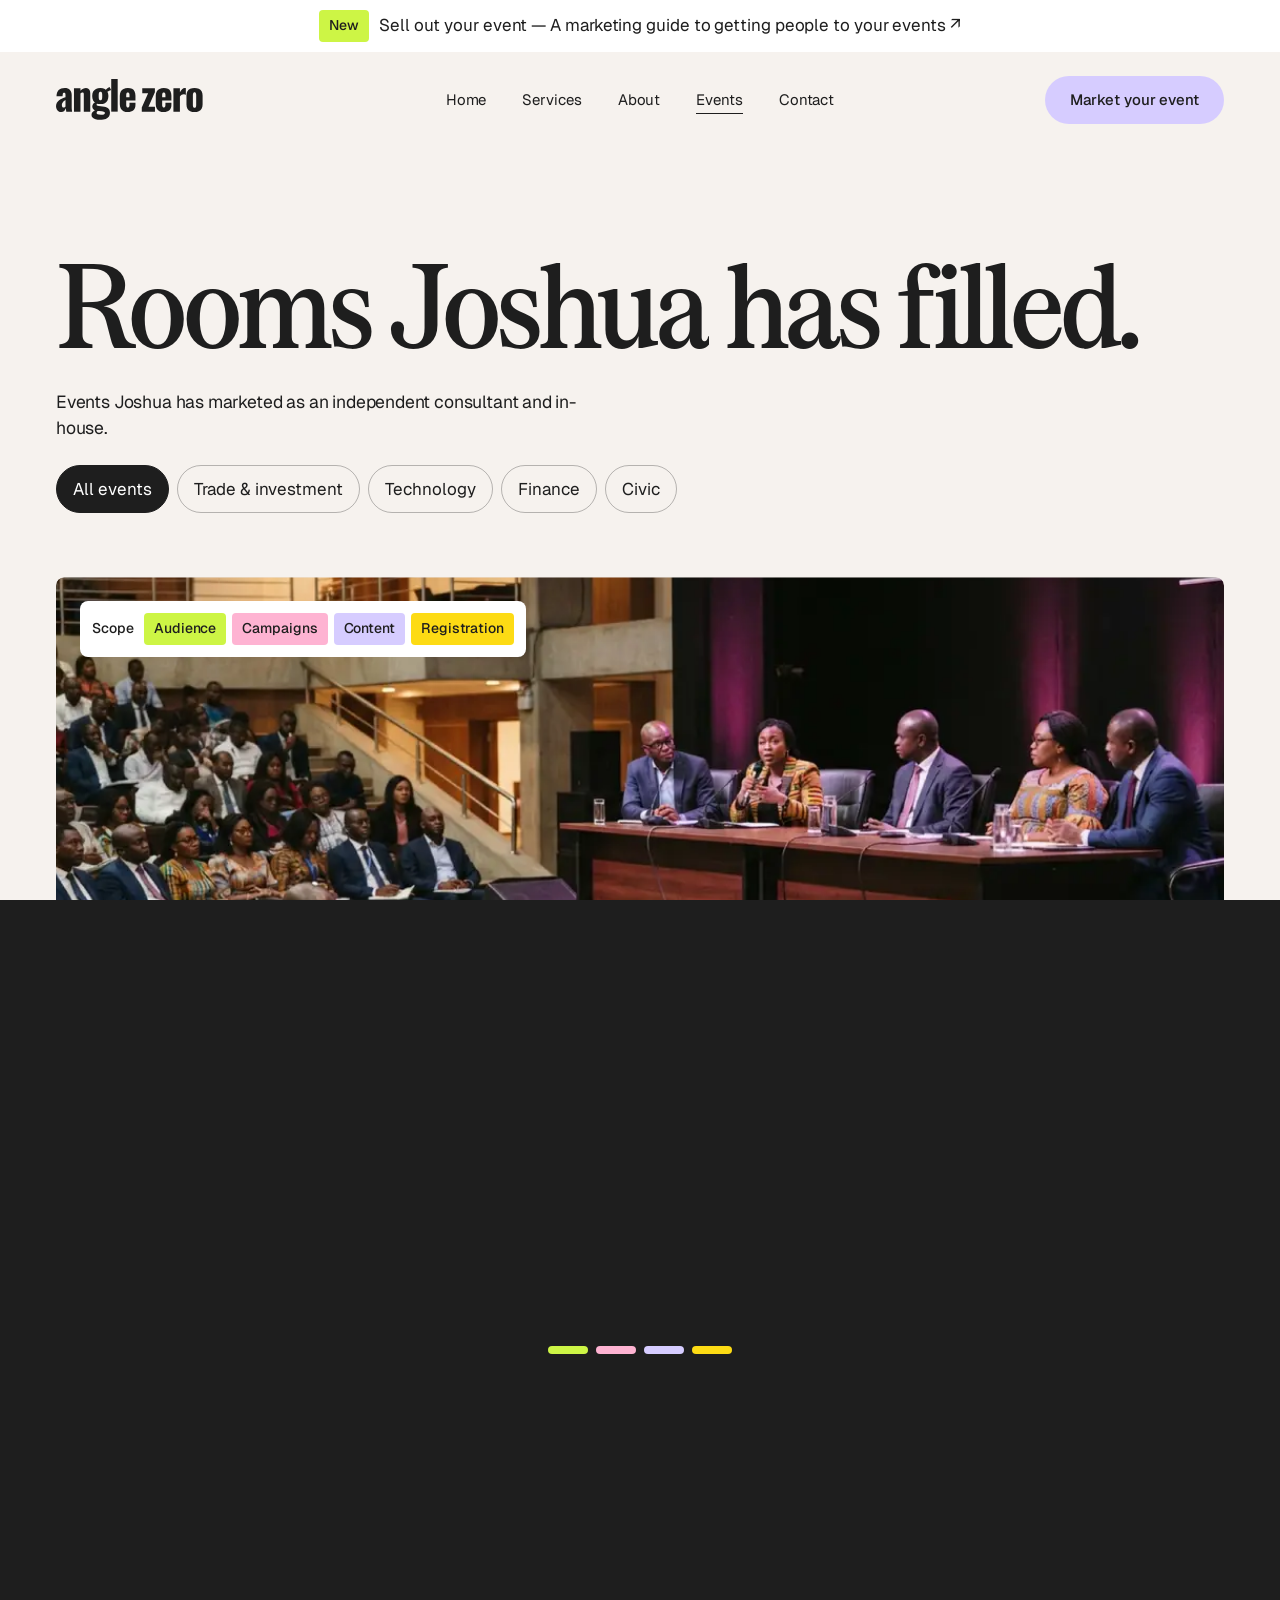
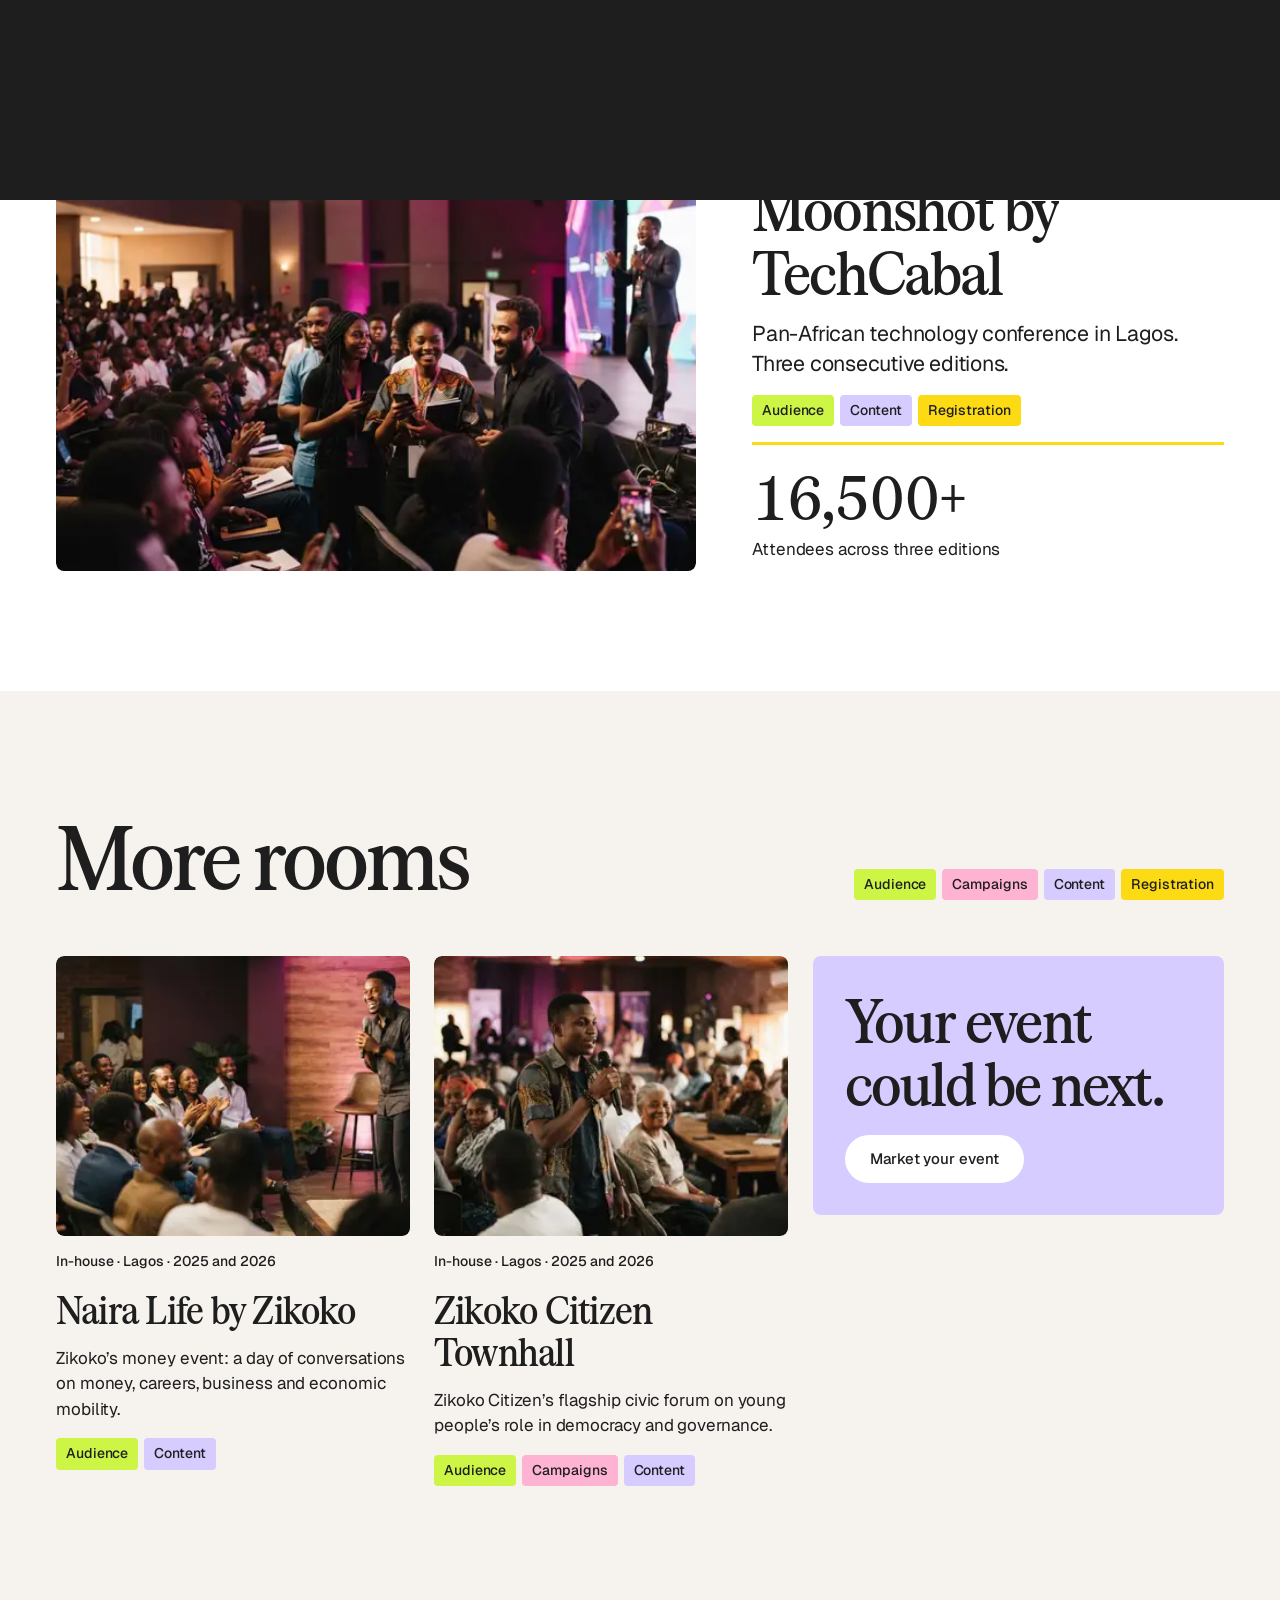
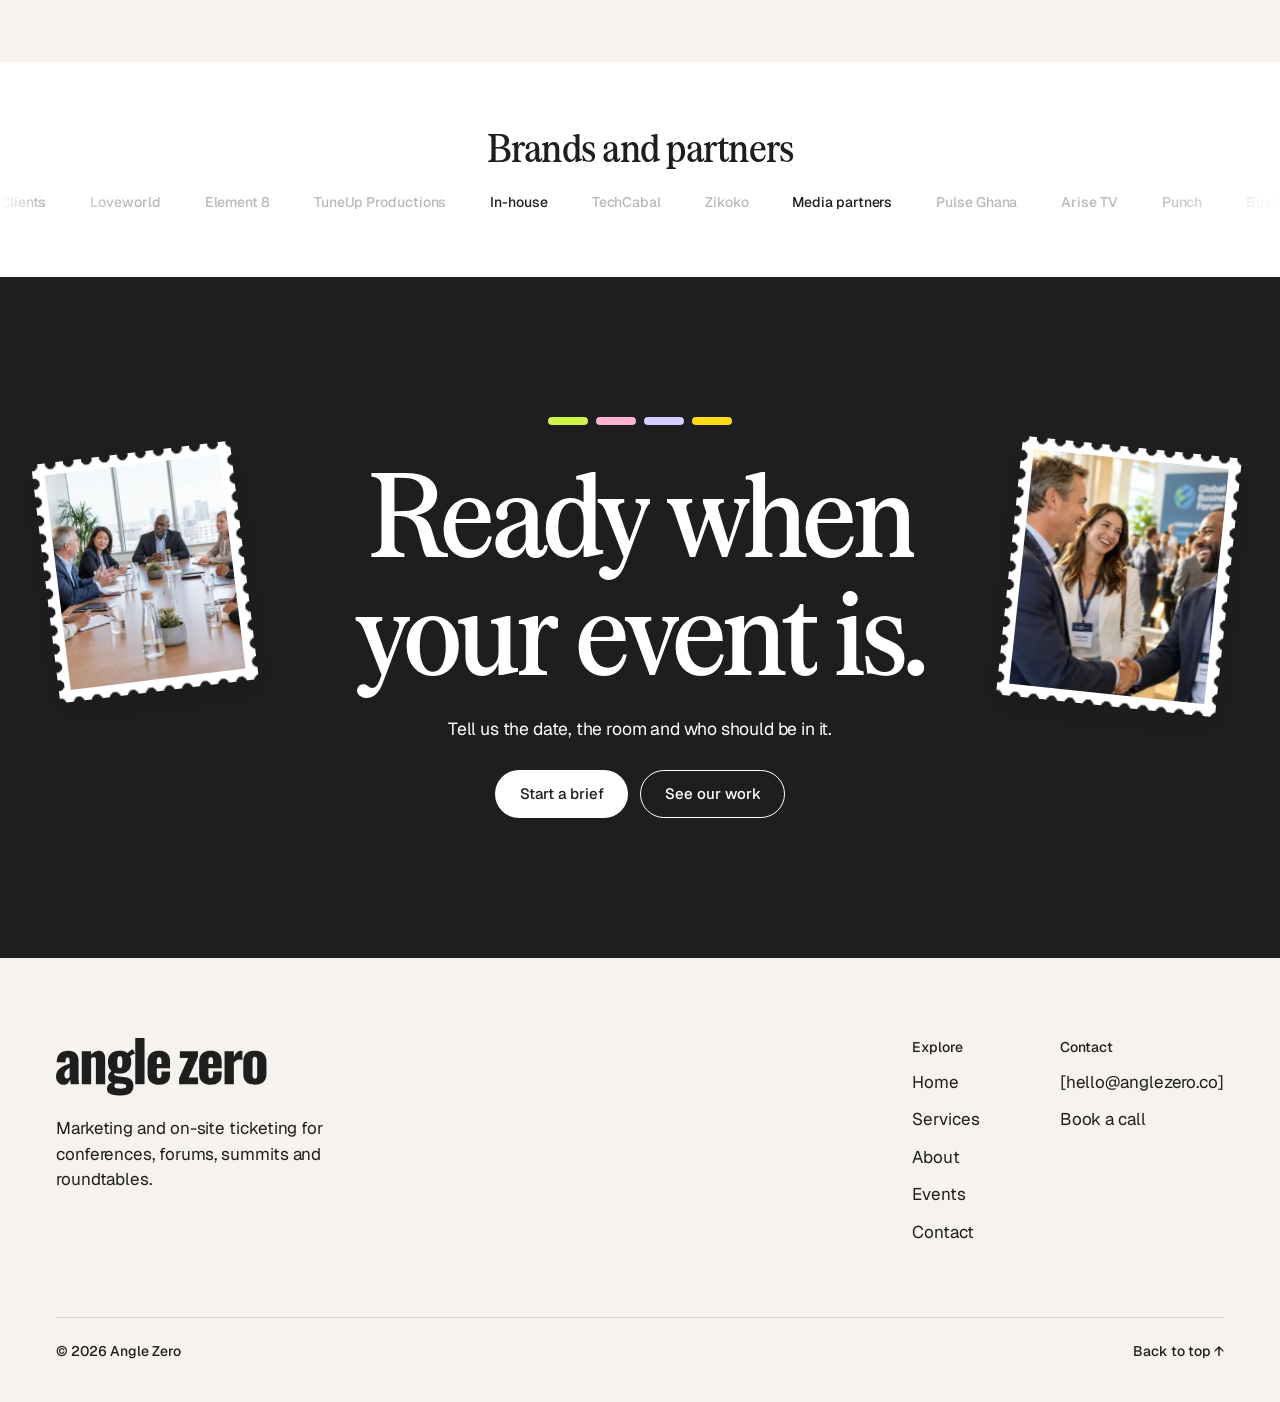
<file: site/events.html>
<!doctype html>
<html lang="en">
<head>
  <meta charset="utf-8" />
  <meta name="viewport" content="width=device-width, initial-scale=1" />
  <title>Events · Angle Zero</title>
  <meta name="description" content="Angle Zero is the event marketing practice of Joshua Adesegun, filling business events across Africa with the right people." />
  <meta name="theme-color" content="#F6F2EE" />
  <meta property="og:title" content="Events · Angle Zero" />
  <meta property="og:description" content="Angle Zero is the event marketing practice of Joshua Adesegun, filling business events across Africa with the right people." />
  <meta property="og:image" content="assets/img/r/loveworld-1200.jpg" />
  <link rel="icon" href="assets/brand/mark.svg" type="image/svg+xml" />
  <link rel="preconnect" href="https://fonts.googleapis.com" />
  <link rel="preconnect" href="https://fonts.gstatic.com" crossorigin />
  <link href="https://fonts.googleapis.com/css2?family=Geist:wght@400;500&display=swap" rel="stylesheet" />
  <link rel="preload" href="assets/fonts/serrif-condensed-medium.woff2" as="font" type="font/woff2" crossorigin />
  <link rel="stylesheet" href="styles.css?v=14" />
  <script>document.documentElement.classList.add("js");try{if(sessionStorage.getItem("az-pt")==="1"&&!matchMedia("(prefers-reduced-motion: reduce)").matches)document.documentElement.classList.add("pt-arriving")}catch(e){}</script>
</head>
<body>
  <a class="skip-link" href="#main">Skip to content</a>

  <div class="announce">
    <span class="tag tag--audience">New</span>
    <a href="contact.html">Sell out your event — A marketing guide to getting people to your events <span aria-hidden="true">↗</span></a>
  </div>

  <header class="nav" data-nav>
    <div class="nav__inner">
      <a class="nav__logo" href="index.html"><img src="assets/brand/wordmark.svg" alt="Angle Zero home" width="147" height="40" /></a>
      <nav aria-label="Main"><ul class="nav__links"><li><a href="index.html">Home</a></li><li><a href="services.html">Services</a></li><li><a href="about.html">About</a></li><li><a href="events.html" aria-current="page">Events</a></li><li><a href="contact.html">Contact</a></li></ul></nav>
      <a class="btn btn--primary nav__cta" href="contact.html">Market your event</a>
      <button class="nav__toggle" type="button" aria-label="Open menu" aria-expanded="false" aria-controls="menu" data-menu-toggle><span></span><span></span></button>
    </div>
  </header>
  <div class="menu" id="menu" data-menu inert>
    <nav class="menu__links" aria-label="Mobile"><a href="index.html">Home</a><a href="services.html">Services</a><a href="about.html">About</a><a href="events.html" aria-current="page">Events</a><a href="contact.html">Contact</a></nav>
    <a class="btn btn--primary" href="contact.html">Market your event</a>
  </div>

  <main id="main">

    <section class="wrap hero" aria-labelledby="hero-title">
      <h1 class="t-display-xl" id="hero-title">Rooms Joshua has filled.</h1>
      <div class="hero__row">
        <p class="t-body-l t-lead" style="max-width:560px">Events Joshua has marketed as an independent consultant and in-house.</p>
        <div class="filters" role="group" aria-label="Filter events" data-filters>
          <button class="choice" type="button" aria-pressed="true" data-filter="all">All events</button>
          <button class="choice" type="button" aria-pressed="false" data-filter="trade">Trade &amp; investment</button>
          <button class="choice" type="button" aria-pressed="false" data-filter="tech">Technology</button>
          <button class="choice" type="button" aria-pressed="false" data-filter="finance">Finance</button>
          <button class="choice" type="button" aria-pressed="false" data-filter="civic">Civic</button>
        </div>
      </div>
    </section>

    <section class="section section--flush-top" id="loveworld" data-cat="trade" aria-labelledby="lw-title">
      <div class="wrap feature">
        <div class="feature__photo">
          <div class="photo"><picture><source type="image/webp" srcset="assets/img/r/loveworld-480.webp 480w, assets/img/r/loveworld-800.webp 800w, assets/img/r/loveworld-1200.webp 1200w, assets/img/r/loveworld-1800.webp 1800w" sizes="(max-width: 1440px) 92vw, 1328px" /><img src="assets/img/r/loveworld-1200.jpg" alt="Loveworld Trade and Investment Forum audience in Accra" width="1328" height="600" loading="lazy" decoding="async" /></picture></div>
          <div class="feature__scope"><p class="t-caption">Scope</p><ul class="tags" aria-label="Scope"><li class="tag tag--audience">Audience</li><li class="tag tag--campaigns">Campaigns</li><li class="tag tag--content">Content</li><li class="tag tag--registration">Registration</li></ul></div>
        </div>
        <div class="feature__body">
          <div class="feature__text">
            <p class="t-caption">Client · Lagos 2025 · Accra 2026</p>
            <h2 class="t-display-m" id="lw-title">Loveworld Trade &amp; Investment Forum</h2>
            <p class="t-body-l">A two-day forum on enterprise, trade and investment.</p>
            <p class="t-caption">Case study coming soon</p>
          </div>
          <div class="stats">
            <div class="stat" style="--sc:var(--lime)"><p class="stat__fig" data-count="3700">3,700+</p><p>Attendees, 2025 and 2026</p></div><div class="stat" style="--sc:var(--pink)"><p class="stat__fig">2M+</p><p>Media impressions, 2025</p></div><div class="stat" style="--sc:var(--lilac)"><p class="stat__fig">20+</p><p>Speakers, 2025</p></div><div class="stat" style="--sc:var(--sun)"><p class="stat__fig">92%</p><p>Experience rating, 2025</p></div>
          </div>
        </div>
      </div>
    </section>

    <section class="section bg-white" id="moonshot" data-cat="tech" aria-labelledby="ms-title">
      <div class="wrap split">
        <div class="photo"><picture><source type="image/webp" srcset="assets/img/r/moonshot-480.webp 480w, assets/img/r/moonshot-800.webp 800w, assets/img/r/moonshot-1200.webp 1200w, assets/img/r/moonshot-1800.webp 1800w" sizes="(max-width: 1100px) 92vw, 640px" /><img src="assets/img/r/moonshot-1200.jpg" alt="Moonshot by TechCabal conference in Lagos" width="640" height="440" loading="lazy" decoding="async" /></picture></div>
        <div class="split__text">
          <p class="t-caption">In-house · Lagos · 2024 to 2026</p>
          <h2 class="t-display-m" id="ms-title">Moonshot by TechCabal</h2>
          <p class="t-body-l">Pan-African technology conference in Lagos. Three consecutive editions.</p>
          <ul class="tags" aria-label="Scope"><li class="tag tag--audience">Audience</li><li class="tag tag--content">Content</li><li class="tag tag--registration">Registration</li></ul>
          <div style="width:100%"><div class="stat" style="--sc:var(--sun)"><p class="stat__fig">16,500+</p><p>Attendees across three editions</p></div></div>
        </div>
      </div>
    </section>

    <section class="section" aria-labelledby="more-title">
      <div class="wrap">
        <div class="sec-head">
          <h2 class="t-display-l" id="more-title">More rooms</h2>
          <ul class="tags" aria-label="Service colours"><li class="tag tag--audience">Audience</li><li class="tag tag--campaigns">Campaigns</li><li class="tag tag--content">Content</li><li class="tag tag--registration">Registration</li></ul>
        </div>
        <div class="more-grid">
          <article class="ecard" id="naira-life" data-cat="finance">
            <div class="photo"><picture><source type="image/webp" srcset="assets/img/r/naira-life-480.webp 480w, assets/img/r/naira-life-800.webp 800w, assets/img/r/naira-life-1200.webp 1200w, assets/img/r/naira-life-1800.webp 1800w" sizes="(max-width: 640px) 92vw, (max-width: 1100px) 46vw, 405px" /><img src="assets/img/r/naira-life-1200.jpg" alt="Naira Life event audience" width="405" height="280" loading="lazy" decoding="async" /></picture></div>
            <p class="t-caption">In-house · Lagos · 2025 and 2026</p>
            <h3 class="t-heading">Naira Life by Zikoko</h3>
            <p>Zikoko’s money event: a day of conversations on money, careers, business and economic mobility.</p>
            <ul class="tags" aria-label="Scope"><li class="tag tag--audience">Audience</li><li class="tag tag--content">Content</li></ul>
          </article>
          <article class="ecard" id="townhall" data-cat="civic">
            <div class="photo"><picture><source type="image/webp" srcset="assets/img/r/townhall-480.webp 480w, assets/img/r/townhall-800.webp 800w, assets/img/r/townhall-1200.webp 1200w, assets/img/r/townhall-1800.webp 1800w" sizes="(max-width: 640px) 92vw, (max-width: 1100px) 46vw, 405px" /><img src="assets/img/r/townhall-1200.jpg" alt="Zikoko Citizen Townhall audience" width="405" height="280" loading="lazy" decoding="async" /></picture></div>
            <p class="t-caption">In-house · Lagos · 2025 and 2026</p>
            <h3 class="t-heading">Zikoko Citizen Townhall</h3>
            <p>Zikoko Citizen’s flagship civic forum on young people’s role in democracy and governance.</p>
            <ul class="tags" aria-label="Scope"><li class="tag tag--audience">Audience</li><li class="tag tag--campaigns">Campaigns</li><li class="tag tag--content">Content</li></ul>
          </article>
          <div class="next-card bg-lilac">
            <h3 class="t-display-m">Your event could be next.</h3>
            <a class="btn btn--light" href="contact.html">Market your event</a>
          </div>
        </div>
      </div>
    </section>

    <section class="brands bg-white" aria-labelledby="brands-title">
      <h2 class="t-heading" id="brands-title">Brands and partners</h2>
      <ul>
        <li style="color:var(--ink)">Clients</li><li>Loveworld</li><li>Element 8</li><li>TuneUp Productions</li><li style="color:var(--ink)">In-house</li><li>TechCabal</li><li>Zikoko</li><li style="color:var(--ink)">Media partners</li><li>Pulse Ghana</li><li>Arise TV</li><li>Punch</li><li>BusinessDay</li>
      </ul>
    </section>

    <section class="cta bg-ink on-dark" aria-labelledby="cta-title">
      <div class="cta__stamp cta__stamp--a stamp-shadow" aria-hidden="true"><div class="stamp"><picture><source type="image/webp" srcset="assets/img/r/ai-round-480.webp 480w, assets/img/r/ai-round-800.webp 800w, assets/img/r/ai-round-1200.webp 1200w, assets/img/r/ai-round-1280.webp 1280w" sizes="220px" /><img src="assets/img/r/ai-round-1200.jpg" alt="" loading="lazy" decoding="async" /></picture></div></div>
      <div class="cta__stamp cta__stamp--b stamp-shadow" aria-hidden="true"><div class="stamp"><picture><source type="image/webp" srcset="assets/img/r/ai-net-480.webp 480w, assets/img/r/ai-net-800.webp 800w, assets/img/r/ai-net-1024.webp 1024w" sizes="220px" /><img src="assets/img/r/ai-net-1024.jpg" alt="" loading="lazy" decoding="async" /></picture></div></div>
      <div class="wrap cta__inner">
        <div class="cta__bars" aria-hidden="true"><span class="bg-lime"></span><span class="bg-pink"></span><span class="bg-lilac"></span><span class="bg-sun"></span></div>
        <h2 class="t-display-xl" id="cta-title">Ready when<br class="br-d" /> your event is.</h2>
        <p class="t-body-l t-lead">Tell us the date, the room and who should be in it.</p>
        <div class="btn-row btn-row--center">
          <a class="btn btn--light" href="contact.html">Start a brief</a>
          <a class="btn btn--secondary" href="events.html">See our work</a>
        </div>
      </div>
    </section>
  </main>

  <footer class="footer">
    <div class="footer__top">
      <div class="footer__brand">
        <img src="assets/brand/wordmark.svg" alt="Angle Zero" width="211" height="58" loading="lazy" />
        <p>Marketing and on-site ticketing for conferences, forums, summits and roundtables.</p>
      </div>
      <div class="footer__cols">
        <nav class="footer__col" aria-label="Footer">
          <p class="t-caption">Explore</p>
          <a href="index.html">Home</a><a href="services.html">Services</a><a href="about.html">About</a><a href="events.html">Events</a><a href="contact.html">Contact</a>
        </nav>
        <div class="footer__col">
          <p class="t-caption">Contact</p>
          <a href="mailto:hello@anglezero.co">[hello@anglezero.co]</a>
          <a href="mailto:hello@anglezero.co?subject=Book%20a%20call">Book a call</a>
        </div>
      </div>
    </div>
    <div class="footer__bottom t-caption">
      <p>© 2026 Angle Zero</p>
      <a href="#main" data-top>Back to top <span aria-hidden="true">↑</span></a>
    </div>
  </footer>

  <script src="main.js?v=8" defer></script>
</body>
</html>
</file>
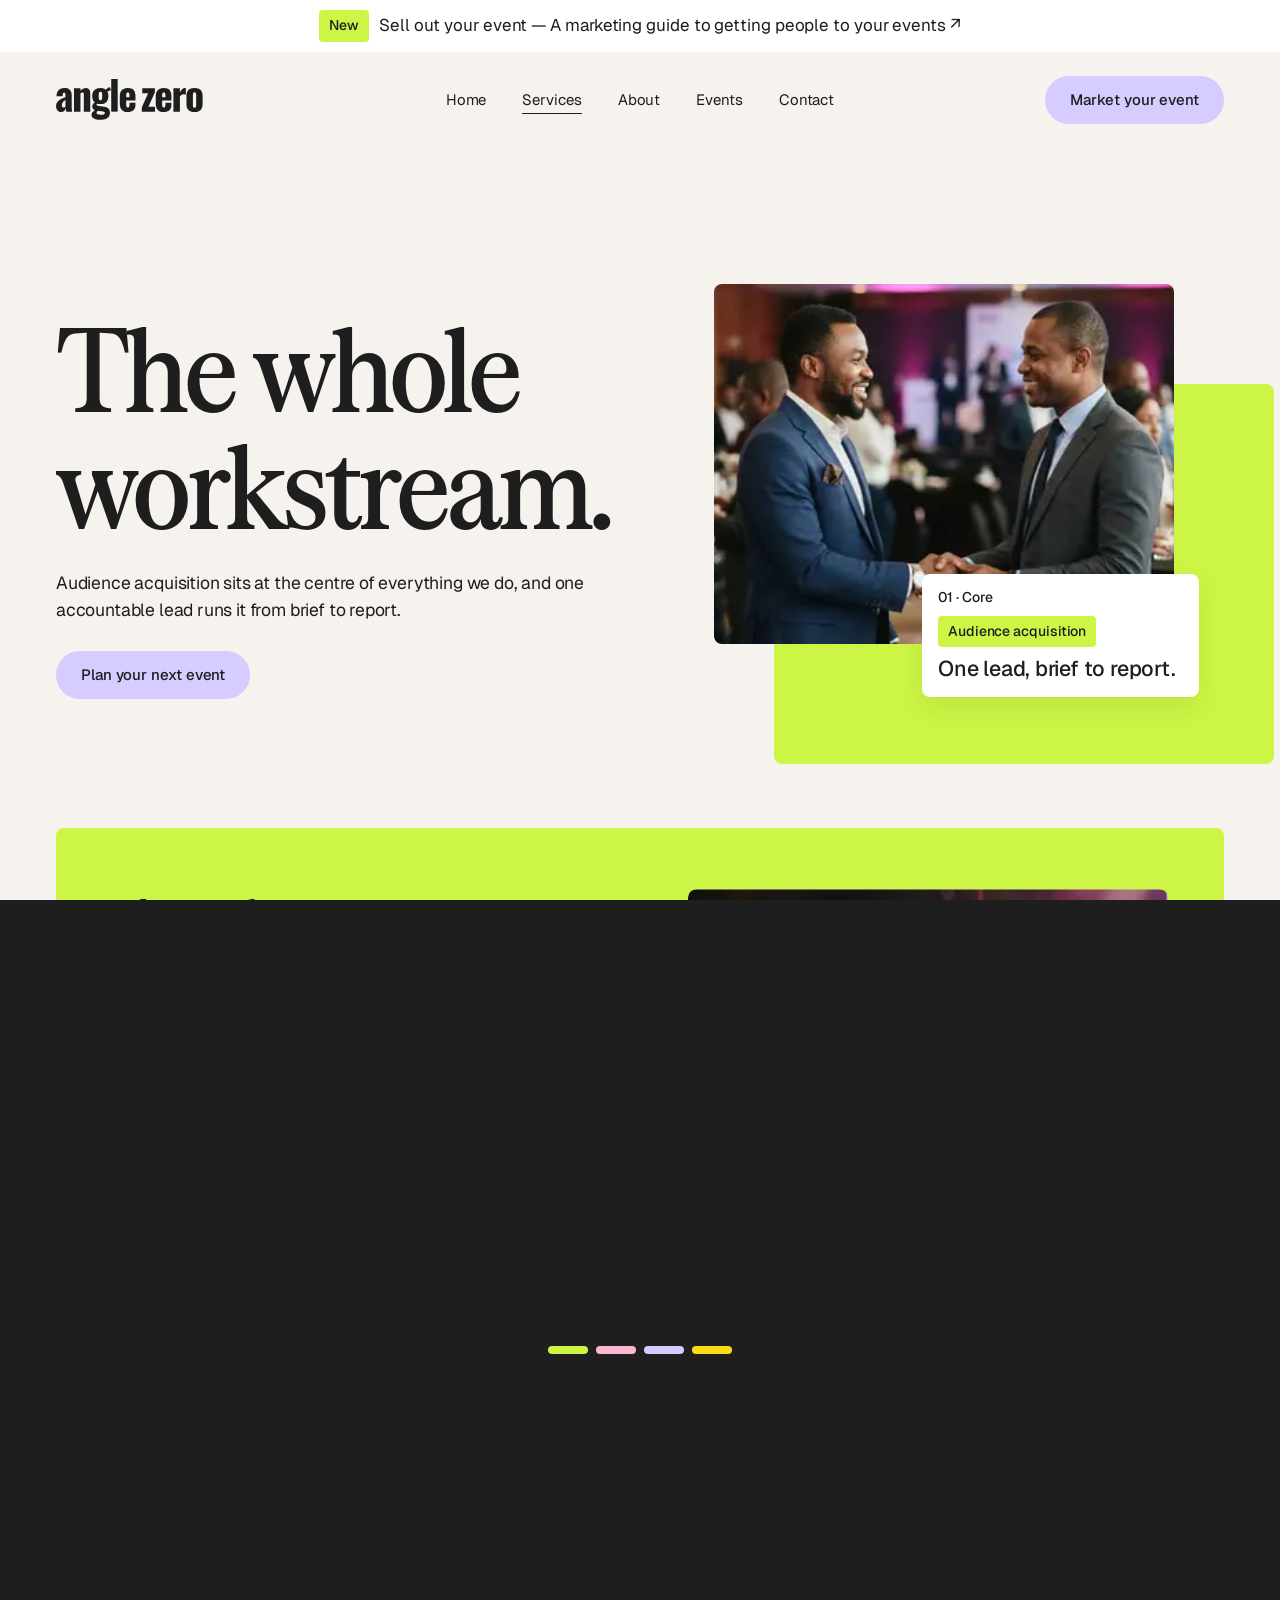
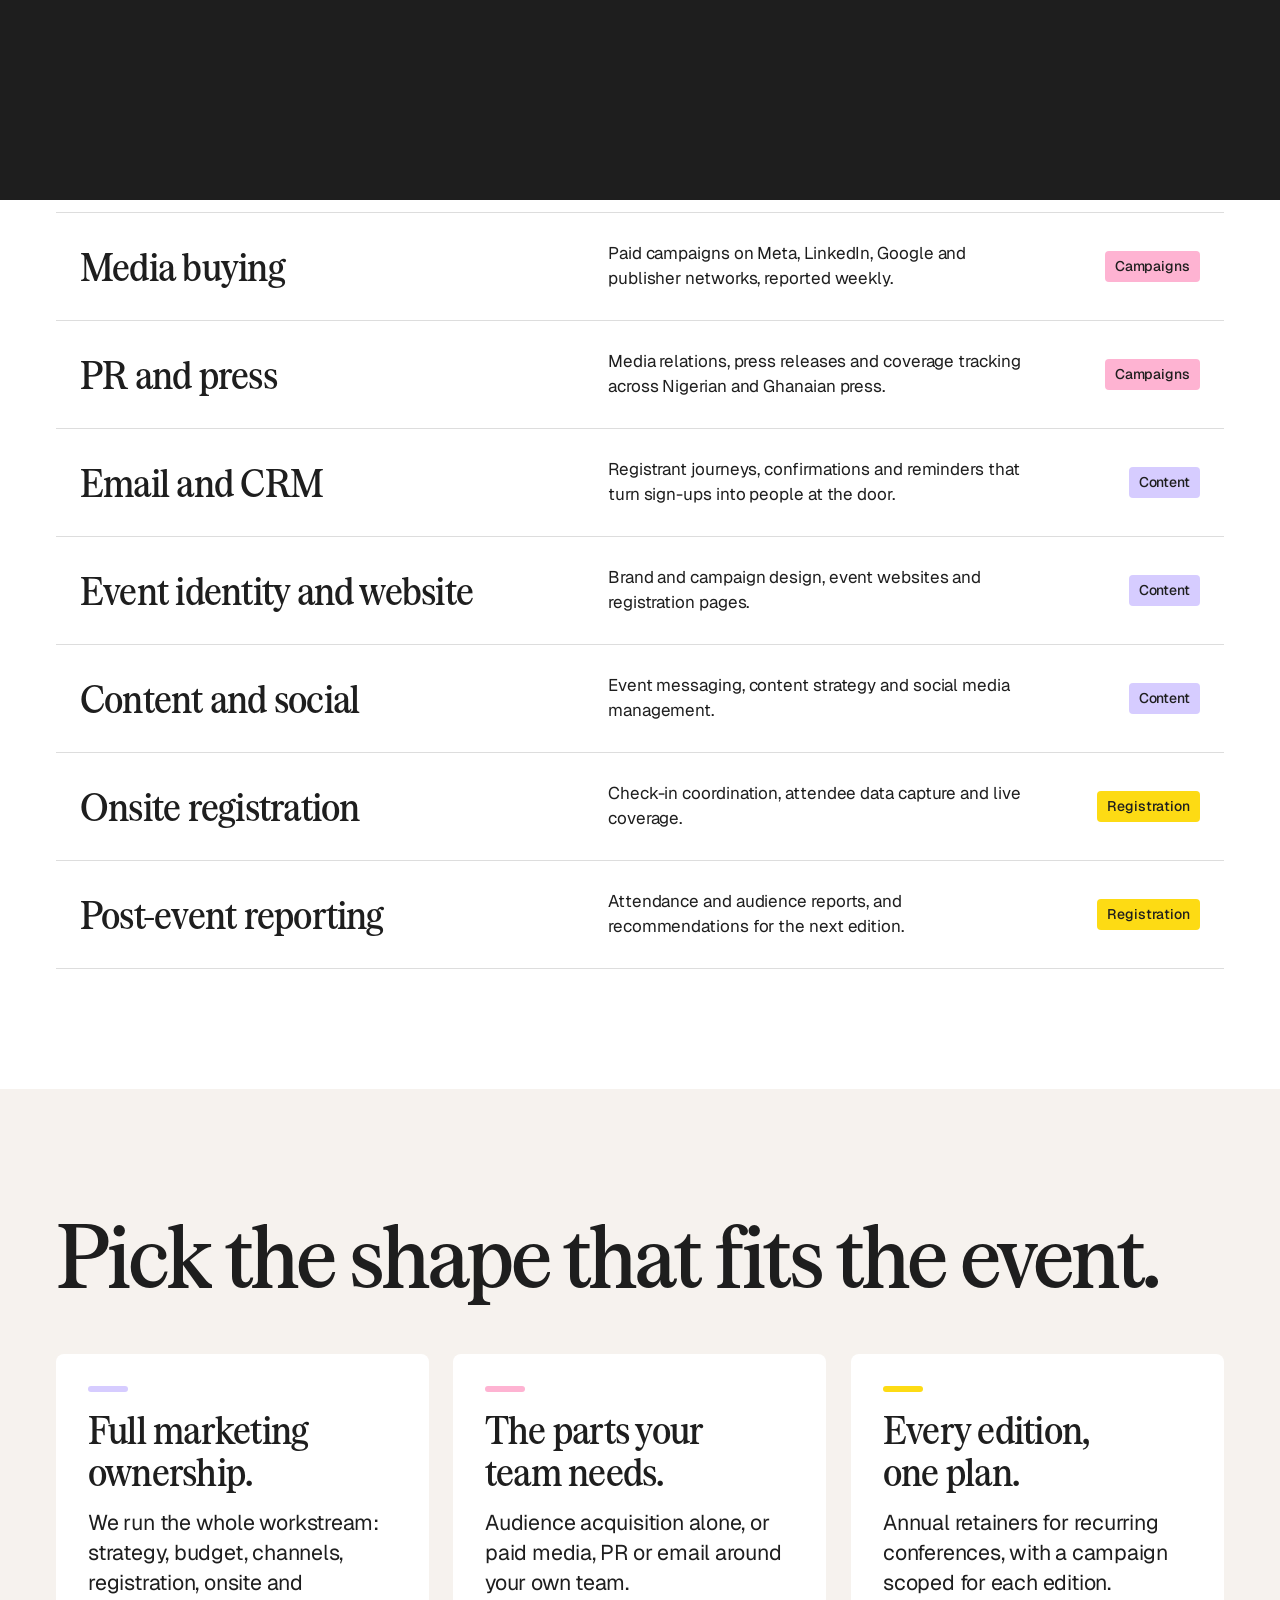
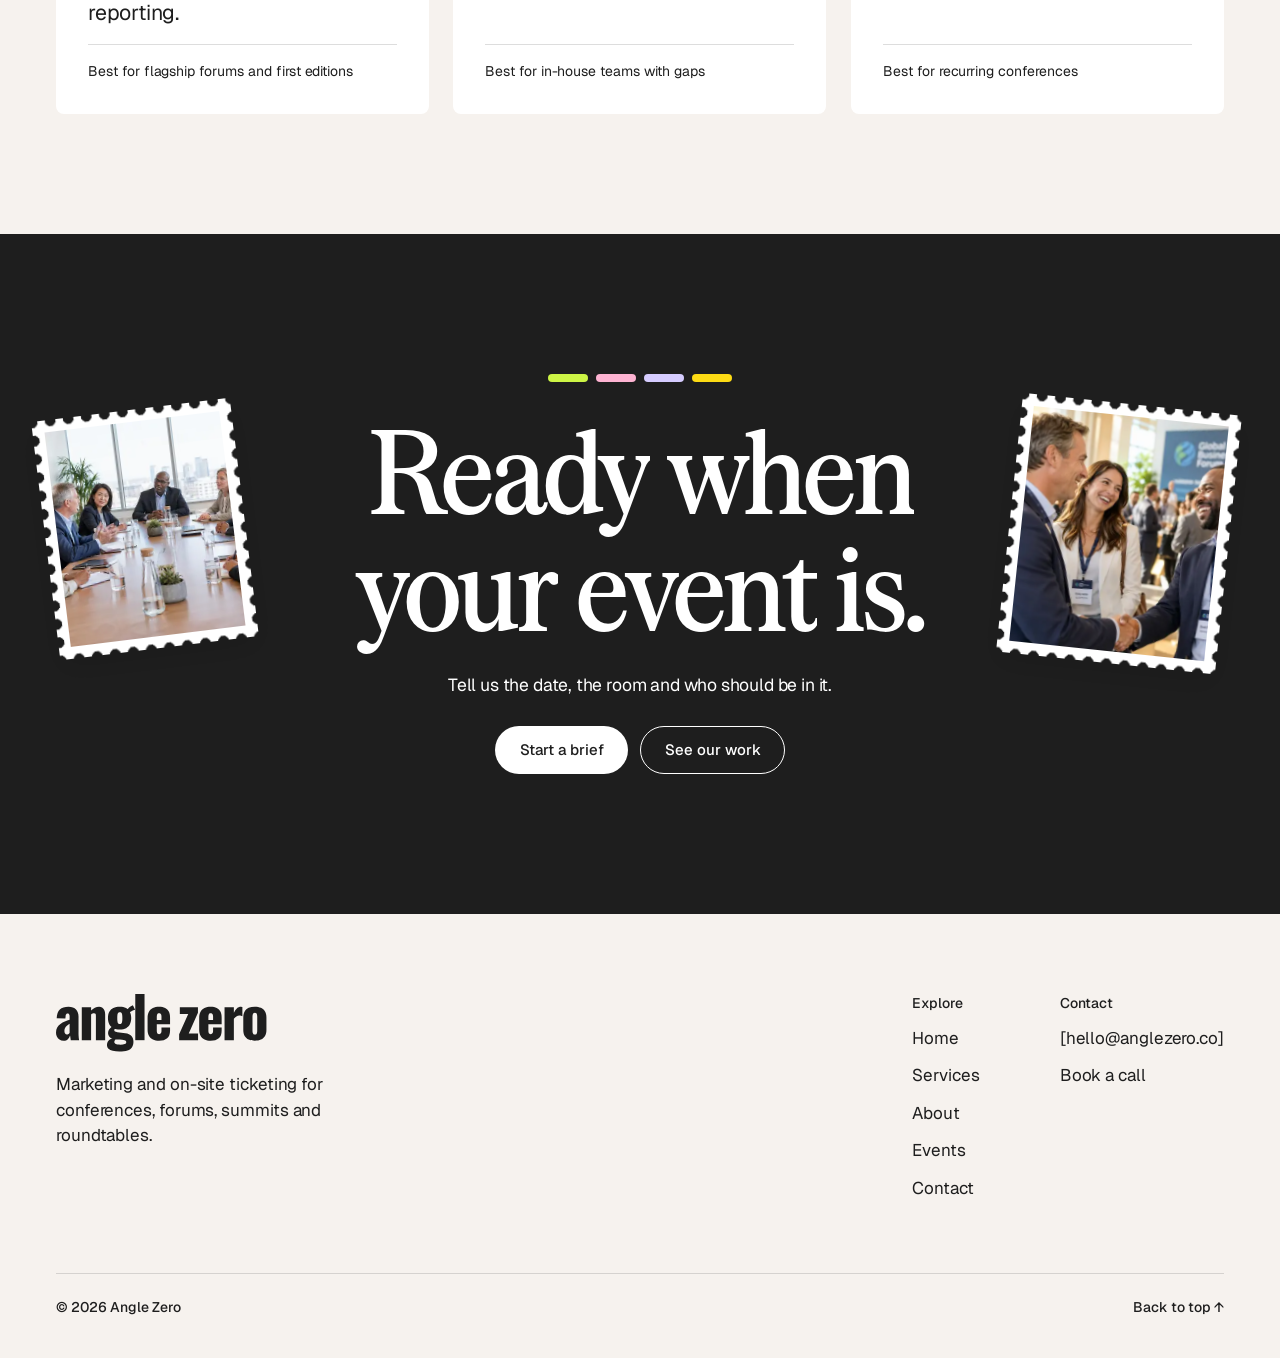
<file: site/services.html>
<!doctype html>
<html lang="en">
<head>
  <meta charset="utf-8" />
  <meta name="viewport" content="width=device-width, initial-scale=1" />
  <title>Services · Angle Zero</title>
  <meta name="description" content="Audience acquisition at the centre, with media buying, PR, email, event identity, onsite registration and reporting around it." />
  <meta name="theme-color" content="#F6F2EE" />
  <meta property="og:title" content="Services · Angle Zero" />
  <meta property="og:description" content="Audience acquisition at the centre, with media buying, PR, email, event identity, onsite registration and reporting around it." />
  <meta property="og:image" content="assets/img/r/loveworld-1200.jpg" />
  <link rel="icon" href="assets/brand/mark.svg" type="image/svg+xml" />
  <link rel="preconnect" href="https://fonts.googleapis.com" />
  <link rel="preconnect" href="https://fonts.gstatic.com" crossorigin />
  <link href="https://fonts.googleapis.com/css2?family=Geist:wght@400;500&display=swap" rel="stylesheet" />
  <link rel="preload" href="assets/fonts/serrif-condensed-medium.woff2" as="font" type="font/woff2" crossorigin />
  <link rel="stylesheet" href="styles.css?v=14" />
  <script>document.documentElement.classList.add("js");try{if(sessionStorage.getItem("az-pt")==="1"&&!matchMedia("(prefers-reduced-motion: reduce)").matches)document.documentElement.classList.add("pt-arriving")}catch(e){}</script>
</head>
<body>
  <a class="skip-link" href="#main">Skip to content</a>

  <div class="announce">
    <span class="tag tag--audience">New</span>
    <a href="contact.html">Sell out your event — A marketing guide to getting people to your events <span aria-hidden="true">↗</span></a>
  </div>

  <header class="nav" data-nav>
    <div class="nav__inner">
      <a class="nav__logo" href="index.html"><img src="assets/brand/wordmark.svg" alt="Angle Zero home" width="147" height="40" /></a>
      <nav aria-label="Main"><ul class="nav__links"><li><a href="index.html">Home</a></li><li><a href="services.html" aria-current="page">Services</a></li><li><a href="about.html">About</a></li><li><a href="events.html">Events</a></li><li><a href="contact.html">Contact</a></li></ul></nav>
      <a class="btn btn--primary nav__cta" href="contact.html">Market your event</a>
      <button class="nav__toggle" type="button" aria-label="Open menu" aria-expanded="false" aria-controls="menu" data-menu-toggle><span></span><span></span></button>
    </div>
  </header>
  <div class="menu" id="menu" data-menu inert>
    <nav class="menu__links" aria-label="Mobile"><a href="index.html">Home</a><a href="services.html" aria-current="page">Services</a><a href="about.html">About</a><a href="events.html">Events</a><a href="contact.html">Contact</a></nav>
    <a class="btn btn--primary" href="contact.html">Market your event</a>
  </div>

  <main id="main">

    <section class="wrap split-hero" aria-labelledby="hero-title">
      <div class="split-hero__text">
        <h1 class="t-display-xl" id="hero-title">The whole workstream.</h1>
        <p class="t-body-l t-lead">Audience acquisition sits at the centre of everything we do, and one accountable lead runs it from brief to report.</p>
        <a class="btn btn--primary" href="contact.html">Plan your next event</a>
      </div>
      <div class="comp svc-visual" data-comp>
        <div class="comp__stage">
          <div class="sv-block bg-lime" data-pop></div>
          <div class="sv-photo photo" data-pop><picture><source type="image/webp" srcset="assets/img/r/hero-networking-480.webp 480w, assets/img/r/hero-networking-800.webp 800w, assets/img/r/hero-networking-1200.webp 1200w, assets/img/r/hero-networking-1800.webp 1800w" sizes="(max-width: 720px) 80vw, 460px" /><img src="assets/img/r/hero-networking-1200.jpg" alt="Delegates networking between sessions" width="460" height="360" decoding="async" /></picture></div>
          <div class="sv-note note" data-pop><p class="t-caption">01 · Core</p><ul class="tags"><li class="tag tag--audience">Audience acquisition</li></ul><p class="t-title">One lead, brief to report.</p></div>
        </div>
      </div>
    </section>

    <section class="section section--flush-top" id="core" aria-labelledby="core-title">
      <div class="wrap">
        <div class="core bg-lime">
          <div class="core__text">
            <h2 class="t-display-l" id="core-title">Audience acquisition</h2>
            <p class="t-body-l t-lead">We define who the room is for, build the registration path, and recruit the delegates your sponsors and speakers expect to see.</p>
            <ul class="chips"><li>Audience definition</li><li>Registration and ticketing strategy</li><li>Delegate recruitment</li><li>LinkedIn and social campaigns</li><li>Community and ecosystem partnerships</li></ul>
          </div>
          <div class="photo"><picture><source type="image/webp" srcset="assets/img/r/hero-hall-480.webp 480w, assets/img/r/hero-hall-800.webp 800w, assets/img/r/hero-hall-1200.webp 1200w, assets/img/r/hero-hall-1800.webp 1800w" sizes="(max-width: 720px) 90vw, 480px" /><img src="assets/img/r/hero-hall-1200.jpg" alt="Conference hall during a keynote" width="480" height="400" loading="lazy" decoding="async" /></picture></div>
        </div>
      </div>
    </section>

    <section class="section bg-white" id="supporting" aria-labelledby="support-title">
      <div class="wrap">
        <div class="sec-head"><div class="sec-head__title"><h2 class="t-display-l" id="support-title">Everything around the audience.</h2></div><p class="t-body-l t-lead measure-s">Take any of these on their own, or let them run together under one plan and one weekly report.</p></div>
        <ul class="rows">
          <li class="srow"><h3 class="t-heading">Media buying</h3><p>Paid campaigns on Meta, LinkedIn, Google and publisher networks, reported weekly.</p><span class="tag tag--campaigns">Campaigns</span></li><li class="srow"><h3 class="t-heading">PR and press</h3><p>Media relations, press releases and coverage tracking across Nigerian and Ghanaian press.</p><span class="tag tag--campaigns">Campaigns</span></li><li class="srow"><h3 class="t-heading">Email and CRM</h3><p>Registrant journeys, confirmations and reminders that turn sign-ups into people at the door.</p><span class="tag tag--content">Content</span></li><li class="srow"><h3 class="t-heading">Event identity and website</h3><p>Brand and campaign design, event websites and registration pages.</p><span class="tag tag--content">Content</span></li><li class="srow"><h3 class="t-heading">Content and social</h3><p>Event messaging, content strategy and social media management.</p><span class="tag tag--content">Content</span></li><li class="srow"><h3 class="t-heading">Onsite registration</h3><p>Check-in coordination, attendee data capture and live coverage.</p><span class="tag tag--registration">Registration</span></li><li class="srow"><h3 class="t-heading">Post-event reporting</h3><p>Attendance and audience reports, and recommendations for the next edition.</p><span class="tag tag--registration">Registration</span></li>
        </ul>
      </div>
    </section>

    <section class="section" aria-labelledby="engage-title">
      <div class="wrap">
        <div class="sec-head"><div class="sec-head__title"><h2 class="t-display-l" id="engage-title">Pick the shape that fits the event.</h2></div></div>
        <ul class="cards-3">
          <li class="ccard engage"><span class="bar bg-lilac"></span><h3 class="t-heading">Full marketing ownership.</h3><p class="t-body-l">We run the whole workstream: strategy, budget, channels, registration, onsite and reporting.</p><p class="t-body-s ccard__foot">Best for flagship forums and first editions</p></li>
          <li class="ccard engage"><span class="bar bg-pink"></span><h3 class="t-heading">The parts your team needs.</h3><p class="t-body-l">Audience acquisition alone, or paid media, PR or email around your own team.</p><p class="t-body-s ccard__foot">Best for in-house teams with gaps</p></li>
          <li class="ccard engage"><span class="bar bg-sun"></span><h3 class="t-heading">Every edition, one plan.</h3><p class="t-body-l">Annual retainers for recurring conferences, with a campaign scoped for each edition.</p><p class="t-body-s ccard__foot">Best for recurring conferences</p></li>
        </ul>
      </div>
    </section>

    <section class="cta bg-ink on-dark" aria-labelledby="cta-title">
      <div class="cta__stamp cta__stamp--a stamp-shadow" aria-hidden="true"><div class="stamp"><picture><source type="image/webp" srcset="assets/img/r/ai-round-480.webp 480w, assets/img/r/ai-round-800.webp 800w, assets/img/r/ai-round-1200.webp 1200w, assets/img/r/ai-round-1280.webp 1280w" sizes="220px" /><img src="assets/img/r/ai-round-1200.jpg" alt="" loading="lazy" decoding="async" /></picture></div></div>
      <div class="cta__stamp cta__stamp--b stamp-shadow" aria-hidden="true"><div class="stamp"><picture><source type="image/webp" srcset="assets/img/r/ai-net-480.webp 480w, assets/img/r/ai-net-800.webp 800w, assets/img/r/ai-net-1024.webp 1024w" sizes="220px" /><img src="assets/img/r/ai-net-1024.jpg" alt="" loading="lazy" decoding="async" /></picture></div></div>
      <div class="wrap cta__inner">
        <div class="cta__bars" aria-hidden="true"><span class="bg-lime"></span><span class="bg-pink"></span><span class="bg-lilac"></span><span class="bg-sun"></span></div>
        <h2 class="t-display-xl" id="cta-title">Ready when<br class="br-d" /> your event is.</h2>
        <p class="t-body-l t-lead">Tell us the date, the room and who should be in it.</p>
        <div class="btn-row btn-row--center">
          <a class="btn btn--light" href="contact.html">Start a brief</a>
          <a class="btn btn--secondary" href="events.html">See our work</a>
        </div>
      </div>
    </section>
  </main>

  <footer class="footer">
    <div class="footer__top">
      <div class="footer__brand">
        <img src="assets/brand/wordmark.svg" alt="Angle Zero" width="211" height="58" loading="lazy" />
        <p>Marketing and on-site ticketing for conferences, forums, summits and roundtables.</p>
      </div>
      <div class="footer__cols">
        <nav class="footer__col" aria-label="Footer">
          <p class="t-caption">Explore</p>
          <a href="index.html">Home</a><a href="services.html">Services</a><a href="about.html">About</a><a href="events.html">Events</a><a href="contact.html">Contact</a>
        </nav>
        <div class="footer__col">
          <p class="t-caption">Contact</p>
          <a href="mailto:hello@anglezero.co">[hello@anglezero.co]</a>
          <a href="mailto:hello@anglezero.co?subject=Book%20a%20call">Book a call</a>
        </div>
      </div>
    </div>
    <div class="footer__bottom t-caption">
      <p>© 2026 Angle Zero</p>
      <a href="#main" data-top>Back to top <span aria-hidden="true">↑</span></a>
    </div>
  </footer>

  <script src="main.js?v=8" defer></script>
</body>
</html>
</file>
<file: site/styles.css>
/* ==========================================================================
   Angle Zero: site styles
   Built from the Figma file "website new direction" (Merge C, clean method).
   Tokens mirror the AZ/* styles and the "AZ / Web" variables in Figma.
   ========================================================================== */

/* Serrif Condensed Medium is the display face. These files are converted
   from the TRIAL desktop fonts; swap in the licensed web files later. */
@font-face {
  font-family: "Serrif Condensed"; font-weight: 500; font-style: normal; font-display: swap;
  src: url("assets/fonts/serrif-condensed-medium.woff2") format("woff2");
}
@font-face {
  font-family: "Serrif Condensed"; font-weight: 500; font-style: italic; font-display: swap;
  src: url("assets/fonts/serrif-condensed-medium-italic.woff2") format("woff2");
}

:root {
  /* Colour: AZ/Color/* */
  --ink: #1e1e1e;
  --bone: #f6f2ee;
  --white: #ffffff;
  --stone: #b8b8b8;
  --lilac: #d6ccff;
  --lime: #cdf545;
  --pink: #feb3d2;
  --sun: #fddb14;
  --cream: #fefbb7;
  --line: rgba(30, 30, 30, 0.15);
  --line-strong: var(--ink);
  --line-dark: rgba(246, 242, 238, 0.25);

  /* Service colour code */
  --audience: var(--lime);
  --campaigns: var(--pink);
  --content: var(--lilac);
  --registration: var(--sun);

  /* Type */
  --serif-weight: 500; /* Serrif Condensed Medium */
  --serif: "Serrif Condensed", Georgia, serif;
  --sans: "Geist", ui-sans-serif, system-ui, -apple-system, "Segoe UI", sans-serif;

  --display-xl: clamp(56px, 30.65px + 6.761vw, 128px);      /* 128 */
  --display-l: clamp(48px, 31.10px + 4.507vw, 96px);         /* 96 */
  --display-m: clamp(40px, 31.55px + 2.254vw, 64px);       /* 64 */
  --heading: clamp(28px, 23.77px + 1.127vw, 40px);    /* 40 */
  --body-l: clamp(18px, 16.59px + 0.376vw, 22px);  /* 22 */
  --title: clamp(18px, 16.59px + 0.376vw, 22px);   /* 22 */
  --body: 1.0625rem;                                      /* 17 */
  --body-s: 0.875rem;                                     /* 14 */
  --caption: 0.875rem;                                    /* 14 */
  --body-xs: 0.8125rem;                                   /* 13: tight spaces (pills, tags, card labels) */
  --ui: 0.9375rem;                                        /* 15 */

  /* Space: AZ / Web variables */
  --gutter: 56px;
  --section: 120px;
  --strip: 64px;
  --cta: 140px;
  --max: 1440px;
  --radius: 8px;
  --radius-s: 4px;
  --pill: 999px;
  --shadow-card: 0 10px 28px rgba(0, 0, 0, 0.08);

  --ease: cubic-bezier(0.2, 0.7, 0.2, 1);
  --ease-out: cubic-bezier(0.16, 1, 0.3, 1);
  --ease-in-out: cubic-bezier(0.65, 0, 0.35, 1);
}

@media (max-width: 1100px) {
  :root { --gutter: 40px; --section: 96px; --cta: 112px; }
}
@media (max-width: 720px) {
  :root { --gutter: 20px; --section: 72px; --strip: 48px; --cta: 88px; }
  /* Phone type scale: smaller display headlines, nothing under 13px */
  :root { --display-xl: clamp(40px, 28px + 4.3vw, 56px); --body: 1rem; --body-xs: 0.8125rem; }
}

/* ---------- Base ---------- */
*, *::before, *::after { box-sizing: border-box; }
html { -webkit-text-size-adjust: 100%; scroll-behavior: smooth; }
@media (prefers-reduced-motion: reduce) { html { scroll-behavior: auto; } }
body {
  margin: 0;
  background: var(--bone);
  color: var(--ink);
  font-family: var(--sans);
  font-size: var(--body);
  line-height: 1.5;
  letter-spacing: -0.005em;
  -webkit-font-smoothing: antialiased;
  text-rendering: optimizeLegibility;
}
img, svg, video { display: block; max-width: 100%; }
picture { display: contents; }
img { height: auto; }
a { color: inherit; text-decoration: none; }
button, input, textarea, select { font: inherit; color: inherit; }
h1, h2, h3, h4, p, ul, ol, figure, blockquote, fieldset, dl, dd { margin: 0; }
ul, ol { padding: 0; list-style: none; }
fieldset { border: 0; padding: 0; min-width: 0; }
:focus-visible { outline: 2px solid var(--ink); outline-offset: 3px; border-radius: 4px; }
.on-dark :focus-visible { outline-color: var(--bone); }
::selection { background: var(--lilac); }

.skip-link {
  position: absolute; left: 16px; top: -60px; z-index: 100;
  background: var(--ink); color: var(--white); padding: 10px 16px; border-radius: var(--pill);
}
.skip-link:focus { top: 16px; }
.visually-hidden {
  position: absolute !important; width: 1px; height: 1px; overflow: hidden;
  clip: rect(0 0 0 0); clip-path: inset(50%); white-space: nowrap;
}

/* ---------- Type: AZ/* text styles ---------- */
.t-display-xl, .t-display-l, .t-display-m, .t-heading {
  font-family: var(--serif); font-weight: var(--serif-weight); text-wrap: balance;
}
.t-display-xl { font-size: var(--display-xl); line-height: 1; letter-spacing: -0.04em; }
.t-display-l  { font-size: var(--display-l);  line-height: 1; letter-spacing: -0.035em; }
.t-display-m  { font-size: var(--display-m);  line-height: 1.05; letter-spacing: -0.03em; }
.t-heading    { font-size: var(--heading);    line-height: 1.1; letter-spacing: -0.02em; }
.t-body-l     { font-size: var(--body-l); line-height: 1.4; letter-spacing: -0.01em; }
/* Intro line under a big headline: smaller than body-l so the headline leads */
.t-lead       { font-size: clamp(16px, 15px + 0.2vw, 18px); line-height: 1.5; }
.t-body       { font-size: var(--body); line-height: 1.5; letter-spacing: -0.005em; }
.t-body-s     { font-size: var(--body-s); line-height: 1.5; letter-spacing: -0.003em; }
.t-body-xs    { font-size: var(--body-xs); line-height: 1.45; letter-spacing: 0; }
.t-caption    { font-size: var(--caption); line-height: 1.4; font-weight: 500; letter-spacing: 0; }
.t-title      { font-size: var(--title); line-height: 1.3; font-weight: 500; letter-spacing: -0.01em; }
.t-center { text-align: center; }
.br-d { display: none; }
@media (min-width: 900px) { .br-d { display: inline; } }
.t-stone { color: var(--stone); }
.measure-s { max-width: 440px; }
.measure { max-width: 640px; }
.measure-l { max-width: 820px; }

/* ---------- Layout ---------- */
.wrap { width: 100%; max-width: var(--max); margin-inline: auto; padding-inline: var(--gutter); }
.section { padding-block: var(--section); }
.section--flush-top { padding-top: 0; }
.bg-white { background: var(--white); }
.bg-ink { background: var(--ink); color: var(--white); }
.stack > * + * { margin-top: var(--gap, 16px); }

.sec-head {
  display: flex; flex-wrap: wrap; justify-content: space-between; align-items: flex-end;
  gap: 24px 40px; margin-bottom: 56px;
}
.sec-head__title { display: grid; gap: 16px; max-width: 1150px; }
.sec-head--center { flex-direction: column; align-items: center; text-align: center; gap: 20px; }

/* ---------- Buttons: AZ/Button/* ---------- */
.btn {
  display: inline-flex; align-items: center; justify-content: center; gap: 8px;
  min-height: 48px; padding: 14px 24px; border-radius: var(--pill);
  font-size: var(--ui); font-weight: 500; line-height: 1.2; white-space: nowrap;
  border: 1px solid transparent; cursor: pointer;
  transition: background-color .2s var(--ease), color .2s var(--ease), border-color .2s var(--ease), transform .2s var(--ease);
}
.btn:active { transform: translateY(1px); }
.btn--primary { background: var(--lilac); color: var(--ink); }
.btn--primary:hover { background: #c7baff; }
.btn--secondary { background: transparent; color: var(--ink); border-color: var(--ink); }
.btn--secondary:hover { background: var(--ink); color: var(--white); }
.btn--light { background: var(--white); color: var(--ink); }
.btn--light:hover { background: var(--lilac); }
.btn--dark { background: var(--ink); color: var(--white); }
.btn--dark:hover { background: #3a3a3a; }
.on-dark .btn--secondary { color: var(--white); border-color: var(--white); }
.on-dark .btn--secondary:hover { background: var(--white); color: var(--ink); }
.btn-row { display: flex; flex-wrap: wrap; gap: 12px; }
.btn-row--center { justify-content: center; }

/* AZ/Link */
.link {
  display: inline-flex; align-items: center; gap: 8px; padding-bottom: 4px;
  border-bottom: 1px solid currentColor; font-size: var(--ui); font-weight: 500; line-height: 1.2;
}
.link { position: relative; }
.link::after { content: ""; position: absolute; inset: -12px -6px -9px; } /* 44px tap area */
.link span[aria-hidden] { transition: transform .2s var(--ease); }
.link:hover span[aria-hidden] { transform: translateX(4px); }

/* AZ/Tag */
.tag {
  display: inline-flex; align-items: center; padding: 6px 10px; border-radius: var(--radius-s);
  font-size: var(--caption); font-weight: 500; line-height: 1.4; white-space: nowrap;
}
.tag--audience { background: var(--audience); }
.tag--campaigns { background: var(--campaigns); }
.tag--content { background: var(--content); }
.tag--registration { background: var(--registration); }
.tags { display: flex; flex-wrap: wrap; gap: 6px; }

/* Legend dots */
.legend { display: flex; flex-wrap: wrap; gap: 8px 18px; }
.legend li { display: inline-flex; align-items: center; gap: 6px; font-size: var(--caption); font-weight: 500; }
.legend li::before { content: ""; width: 10px; height: 10px; border-radius: 50%; background: var(--dot); }

/* AZ/Stamp: perforated photo frame */
.stamp-shadow { filter: drop-shadow(0 10px 14px rgba(0, 0, 0, 0.1)); }
.stamp {
  --r: 5.5px;
  background: var(--white);
  padding: calc(2.2 * var(--r));
  -webkit-mask:
    radial-gradient(var(--r), #0000 97%, #000) round calc(-1.5 * var(--r)) calc(-1.5 * var(--r)) / calc(3.4 * var(--r)) calc(3.4 * var(--r)),
    linear-gradient(#000 0 0) calc(2 * var(--r)) calc(2 * var(--r)) / calc(100% - 4 * var(--r)) calc(100% - 4 * var(--r)) no-repeat;
          mask:
    radial-gradient(var(--r), #0000 97%, #000) round calc(-1.5 * var(--r)) calc(-1.5 * var(--r)) / calc(3.4 * var(--r)) calc(3.4 * var(--r)),
    linear-gradient(#000 0 0) calc(2 * var(--r)) calc(2 * var(--r)) / calc(100% - 4 * var(--r)) calc(100% - 4 * var(--r)) no-repeat;
}
.stamp--fine { --r: 3px; }
.stamp img { width: 100%; height: 100%; object-fit: cover; }

/* Generic photo */
.photo { border-radius: var(--radius); overflow: hidden; background: #e8e2dc; }
.photo img { width: 100%; height: 100%; object-fit: cover; }

/* Floating white note card (image overlays) */
.note {
  background: var(--white); border-radius: var(--radius); padding: 14px 16px;
  display: grid; gap: 8px; box-shadow: var(--shadow-card);
}

/* ---------- Announcement ---------- */
.announce {
  background: var(--white); display: flex; justify-content: center; align-items: center;
  gap: 10px; padding: 10px var(--gutter); text-align: center; font-size: var(--body);
}
.announce a:hover { text-decoration: underline; text-underline-offset: 3px; }
/* Shine: a soft band of light sweeps across the bar every few seconds,
   and the "New" tag gets its own glint */
.announce { position: relative; overflow: hidden; isolation: isolate; }
.announce::after {
  content: ""; position: absolute; inset: 0; z-index: -1; pointer-events: none;
  background: linear-gradient(105deg, transparent 35%, rgba(214, 204, 255, .55) 45%, rgba(205, 245, 69, .45) 50%, rgba(254, 179, 210, .45) 55%, transparent 65%);
  translate: -100% 0; animation: az-shine 5.5s var(--ease-in-out) 1.2s infinite;
}
.announce .tag { position: relative; overflow: hidden; }
.announce .tag::after {
  content: ""; position: absolute; inset: 0; pointer-events: none;
  background: linear-gradient(105deg, transparent 30%, rgba(255, 255, 255, .9) 50%, transparent 70%);
  translate: -120% 0; animation: az-glint 5.5s var(--ease-in-out) 1.2s infinite;
}
@keyframes az-shine { 0% { translate: -100% 0; } 45%, 100% { translate: 100% 0; } }
@keyframes az-glint { 0%, 8% { translate: -120% 0; } 22%, 100% { translate: 120% 0; } }
@media (prefers-reduced-motion: reduce) { .announce::after, .announce .tag::after { animation: none; display: none; } }
@media (max-width: 720px) {
  .announce { justify-content: flex-start; text-align: left; gap: 10px; padding-block: 10px; font-size: var(--body-s); line-height: 1.4; }
  .announce .tag { flex-shrink: 0; padding: 3px 8px; font-size: var(--body-xs); }
  .announce a { min-width: 0; }
}

/* ---------- Nav: AZ/Nav ---------- */
.nav {
  position: sticky; top: 0; z-index: 50; background: var(--bone);
  transition: box-shadow .25s var(--ease);
}
.nav.is-stuck { box-shadow: 0 1px 0 var(--line); }
.nav__inner {
  display: grid; grid-template-columns: 1fr auto 1fr; align-items: center;
  max-width: var(--max); margin-inline: auto; padding: 24px var(--gutter);
}
.nav__logo { justify-self: start; display: block; width: 147px; padding-block: 6px; margin-block: -6px; }
.nav__logo img { width: 100%; height: auto; }
.nav__links { display: flex; gap: 36px; font-size: var(--ui); line-height: 1.2; }
.nav__links a { padding-block: 4px; border-bottom: 1px solid transparent; transition: border-color .2s; }
.nav__links a:hover, .nav__links a[aria-current="page"] { border-bottom-color: var(--ink); }
.nav__cta { justify-self: end; }
.nav__toggle {
  display: none; justify-self: end; width: 48px; height: 48px; border: 1px solid var(--ink);
  border-radius: 50%; background: transparent; cursor: pointer; position: relative;
}
.nav__toggle span {
  position: absolute; left: 14px; right: 14px; height: 1.5px; background: var(--ink);
  transition: transform .25s var(--ease), top .25s var(--ease);
}
.nav__toggle span:first-child { top: 19px; }
.nav__toggle span:last-child { top: 27px; }
.nav__toggle[aria-expanded="true"] span:first-child { top: 23px; transform: rotate(45deg); }
.nav__toggle[aria-expanded="true"] span:last-child { top: 23px; transform: rotate(-45deg); }

.menu {
  position: fixed; left: 0; right: 0; bottom: 0; top: var(--menu-top, 0); z-index: 40; background: var(--bone);
  padding: 24px var(--gutter) calc(32px + env(safe-area-inset-bottom)); display: flex; flex-direction: column; justify-content: space-between; gap: 32px;
  overflow-y: auto; overscroll-behavior: contain; border-top: 1px solid var(--line);
  opacity: 0; visibility: hidden; transition: opacity .25s var(--ease), visibility .25s;
}
.menu.is-open { opacity: 1; visibility: visible; }
.menu-open { overflow: hidden; }
.menu-open .nav { box-shadow: none; }
.menu__links { display: grid; }
.menu__links a {
  font-family: var(--serif); font-weight: var(--serif-weight); font-size: clamp(2.5rem, 11vw, 3rem); line-height: 1.1; letter-spacing: -0.03em;
  padding-block: 12px; border-bottom: 1px solid var(--line);
  display: flex; justify-content: space-between; align-items: center;
  opacity: 0; transform: translateY(12px); transition: opacity .35s var(--ease), transform .35s var(--ease);
}
.menu__links a::after { content: "→"; font-family: var(--sans); font-size: var(--body-l); font-weight: 400; }
.menu__links a[aria-current="page"]::after { content: ""; width: 10px; height: 10px; border-radius: 50%; background: var(--lilac); }
.menu.is-open .menu__links a { opacity: 1; transform: none; }
.menu.is-open .menu__links a:nth-child(2) { transition-delay: .04s; }
.menu.is-open .menu__links a:nth-child(3) { transition-delay: .08s; }
.menu.is-open .menu__links a:nth-child(4) { transition-delay: .12s; }
.menu.is-open .menu__links a:nth-child(5) { transition-delay: .16s; }
.menu .btn { align-self: stretch; }
@media (prefers-reduced-motion: reduce) { .menu__links a { opacity: 1; transform: none; transition: none; } }

@media (max-width: 960px) {
  .nav__inner { grid-template-columns: 1fr auto; padding-block: 16px; }
  .nav__inner > nav, .nav__cta { display: none; }
  .nav__toggle { display: block; }
  .nav__logo { width: 120px; }
}

/* ---------- Page heroes ---------- */
.hero { padding-top: 96px; padding-bottom: 64px; display: grid; gap: 28px; }
.hero--center { justify-items: center; text-align: center; }
.hero__row { display: flex; flex-wrap: wrap; justify-content: space-between; align-items: flex-end; gap: 24px; }
@media (max-width: 720px) { .hero { padding-top: 56px; padding-bottom: 48px; gap: 20px; } }

/* Home hero */
.home-hero { padding-top: 72px; display: grid; justify-items: center; text-align: center; gap: 26px; }
.home-hero h1 { max-width: 1100px; }
.home-hero p { max-width: 600px; }
@media (max-width: 720px) { .home-hero { padding-top: 48px; gap: 20px; } }

/* Scaled compositions: children use calc(N * var(--u)) where N is a Figma px value */
.comp { position: relative; container-type: inline-size; width: 100%; }
/* Pieces fly in from off-screen; clip at the full-width main so the page never scrolls sideways */
main { overflow-x: clip; }
.comp__stage { position: relative; width: 100%; --u: calc(100cqw / var(--w)); height: calc(var(--h) * var(--u)); }
.comp__stage > * { position: absolute; }
.comp .note, .comp .proof { font-size: max(11px, calc(17 * var(--u))); }

.home-visual { --w: 1440; --h: 500; max-width: var(--max); margin-inline: auto; margin-top: 56px; }
.hv-block { left: calc(200 * var(--u)); top: calc(200 * var(--u)); width: calc(1040 * var(--u)); height: calc(300 * var(--u)); background: var(--lilac); border-radius: var(--radius); }
.hv-woman { left: calc(530 * var(--u)); top: calc(30 * var(--u)); width: calc(380 * var(--u)); height: calc(470 * var(--u)); }
.hv-man { left: calc(1066 * var(--u)); top: calc(290 * var(--u)); width: calc(200 * var(--u)); height: calc(250 * var(--u)); rotate: 5deg; }
.hv-hall { left: calc(226 * var(--u)); top: calc(98 * var(--u)); width: calc(242 * var(--u)); height: calc(182 * var(--u)); rotate: -6deg; }
.hv-hall .stamp, .hv-man .stamp { width: 100%; height: 100%; }
.hv-postmark { left: calc(835 * var(--u)); top: calc(43 * var(--u)); width: calc(330 * var(--u)); }
.hv-proof-a { left: calc(118 * var(--u)); top: calc(350 * var(--u)); width: calc(329 * var(--u)); }
.hv-proof-b { left: calc(1034 * var(--u)); top: calc(80 * var(--u)); width: calc(229 * var(--u)); }
.hv-pill { left: calc(435 * var(--u)); top: calc(432 * var(--u)); }

.proof {
  border-radius: 18px; padding: calc(18 * var(--u)) calc(22 * var(--u)); display: grid; gap: calc(4 * var(--u));
  box-shadow: var(--shadow-card); background: var(--white);
}
.proof--cream { background: var(--cream); }
.proof .t-caption { font-size: max(10px, calc(14 * var(--u))); }
.proof__figure { font-family: var(--serif); font-weight: var(--serif-weight); font-size: calc(40 * var(--u)); line-height: 1.1; letter-spacing: -0.02em; }
.pill-lime {
  background: var(--lime); border-radius: var(--pill); padding: calc(8 * var(--u)) calc(14 * var(--u));
  font-size: max(10px, calc(14 * var(--u))); font-weight: 500; white-space: nowrap;
}
.postmark { color: var(--ink); }
.postmark text { font-family: var(--sans); font-size: 14px; font-weight: 500; }

@media (max-width: 720px) {
  /* Narrow screens: same layered layout as desktop (photo, block, stamp and
     both cards on the image); the cards just get smaller text. */
  .home-visual { --w: 600; --h: 520; margin-top: 32px; }
  .hv-block { left: calc(0 * var(--u)); top: calc(200 * var(--u)); width: calc(600 * var(--u)); height: calc(320 * var(--u)); }
  .hv-woman { left: calc(150 * var(--u)); top: calc(0 * var(--u)); width: calc(300 * var(--u)); height: calc(380 * var(--u)); }
  .hv-hall, .hv-postmark, .hv-pill { display: none; }
  .hv-man { left: calc(430 * var(--u)); top: calc(330 * var(--u)); width: calc(140 * var(--u)); height: calc(176 * var(--u)); }
  .hv-proof-a { left: calc(28 * var(--u)); top: calc(320 * var(--u)); width: calc(232 * var(--u)); }
  .hv-proof-b { left: calc(392 * var(--u)); top: calc(56 * var(--u)); width: calc(180 * var(--u)); }
  .comp .proof { padding: 8px 10px; gap: 1px; border-radius: 10px; }
  .comp .proof .t-caption { font-size: 11px; line-height: 1.3; }
  .comp .proof .proof__figure { font-size: 20px; }
  .comp .proof .t-body { font-size: 12px; line-height: 1.3; }
}

/* ---------- Brands strip ---------- */
.brands { padding-block: var(--strip); display: grid; justify-items: center; gap: 24px; text-align: center; }
.brands ul { display: flex; flex-wrap: wrap; justify-content: center; gap: 12px 44px; color: var(--stone); }
.brands li { font-size: var(--caption); font-weight: 500; }

/* ---------- Numbers ---------- */
.numbers { display: grid; gap: 56px; }
.numbers__grid { display: grid; grid-template-columns: repeat(4, 1fr); gap: 32px; }
.numbers__item { border-top: 1px solid var(--line-dark); padding-top: 20px; display: grid; justify-items: center; text-align: center; gap: 4px; }
.numbers__item .t-display-l { color: var(--bone); font-variant-numeric: tabular-nums; }
.numbers__note { max-width: 720px; margin-inline: auto; text-align: center; color: rgba(255, 255, 255, 0.75); }
@media (max-width: 900px) { .numbers__grid { grid-template-columns: repeat(2, 1fr); gap: 40px 24px; } }

/* ---------- Service tiles (Home) ---------- */
.tiles { display: grid; grid-template-columns: repeat(4, 1fr); gap: 16px; margin-bottom: 56px; }
.tile {
  border-radius: var(--radius); padding: 28px; min-height: 427px;
  display: flex; flex-direction: column; gap: 14px; transition: transform .3s var(--ease);
}
.tile svg { width: 72px; height: 72px; margin-top: auto; }
.tile__more { display: flex; justify-content: space-between; align-items: center; }
.tile__more span[aria-hidden] { font-size: var(--body-l); transition: transform .2s var(--ease); }
.tile:hover .tile__more span[aria-hidden] { transform: translateX(4px); }
.center { display: flex; justify-content: center; }
@media (max-width: 1100px) { .tiles { grid-template-columns: repeat(2, 1fr); } .tile { min-height: 340px; } }
@media (max-width: 560px) { .tiles { grid-template-columns: 1fr; } .tile { min-height: 0; } .tile svg { margin-top: 40px; } }

/* ---------- Why (Home) ---------- */
.why { display: grid; grid-template-columns: 1fr 600px; gap: 80px; align-items: center; }
.why h2 { margin-bottom: 40px; }
.why__list li { border-top: 1px solid var(--line); padding: 22px 24px 22px 0; }
.why__list li:first-child { border-top: 0; background: var(--white); border-radius: var(--radius); padding: 22px 24px; display: grid; gap: 8px; }
.why__list li:first-child + li { border-top: 0; }
.why-visual { --w: 600; --h: 560; }
.wv-block { left: calc(80 * var(--u)); top: calc(120 * var(--u)); width: calc(520 * var(--u)); height: calc(400 * var(--u)); background: var(--lilac); border-radius: var(--radius); }
.wv-photo { left: calc(40 * var(--u)); top: calc(60 * var(--u)); width: calc(480 * var(--u)); height: calc(340 * var(--u)); }
.wv-note { left: calc(226 * var(--u)); top: calc(333 * var(--u)); width: calc(309 * var(--u)); }
@media (max-width: 1100px) { .why { grid-template-columns: 1fr; gap: 48px; } .why-visual { max-width: 600px; } }
@media (max-width: 560px) { .why-visual { --h: 620; } .wv-note { left: calc(60 * var(--u)); width: calc(480 * var(--u)); } }

/* ---------- Recent rooms (Home) ---------- */
.rooms { border-bottom: 1px solid var(--line); }
.room {
  display: grid; grid-template-columns: 120px 440px 1fr auto 200px 18px; align-items: center; gap: 24px;
  padding-block: 24px; border-top: 1px solid var(--line);
}
.room__photo { width: 120px; height: 80px; border-radius: 6px; overflow: hidden; }
.room__photo img { width: 100%; height: 100%; object-fit: cover; transition: transform .5s var(--ease); }
.room:hover .room__photo img { transform: scale(1.06); }
.room__name { display: grid; gap: 6px; }
.room__tags { grid-column: 4; }
.room__arrow { font-size: var(--body-l); transition: transform .2s var(--ease); }
.room:hover .room__arrow { transform: translateX(4px); }
@media (max-width: 1200px) {
  .room { grid-template-columns: 120px 1fr 200px 18px; row-gap: 12px; }
  .room__tags { grid-column: 2; grid-row: 2; }
  .room__photo { grid-row: span 2; }
  .room__result { grid-column: 3; grid-row: 1 / span 2; }
  .room__arrow { grid-column: 4; grid-row: 1 / span 2; }
}
@media (max-width: 720px) {
  .room { grid-template-columns: 88px 1fr; gap: 12px 16px; }
  .room__photo { width: 88px; height: 64px; grid-row: span 1; }
  .room__tags, .room__result { grid-column: 1 / -1; grid-row: auto; }
  .room__arrow { display: none; }
}

/* ---------- Colour cards (measure / principles / steps / engagements) ---------- */
.cards-3 { display: grid; grid-template-columns: repeat(3, 1fr); gap: 24px; }
.ccard { border-radius: var(--radius); padding: 28px 28px 32px; display: flex; flex-direction: column; gap: 16px; }
.ccard--roomy { padding: 32px 32px 36px; }
.ccard--steps { padding: 32px 32px 36px; gap: 14px; }
.ccard .t-heading { max-width: 360px; }
.bg-lime { background: var(--lime); } .bg-pink { background: var(--pink); }
.bg-lilac { background: var(--lilac); } .bg-sun { background: var(--sun); }
.bar { width: 40px; height: 6px; border-radius: 3px; }
.ccard__foot { margin-top: auto; padding-top: 16px; border-top: 1px solid var(--line); }
.engage { background: var(--white); padding: 32px; }
@media (max-width: 960px) { .cards-3 { grid-template-columns: 1fr; gap: 16px; } }

/* ---------- CTA band ---------- */
.cta { position: relative; overflow: hidden; padding-block: var(--cta); text-align: center; }
.cta__inner { position: relative; z-index: 1; display: grid; justify-items: center; gap: 28px; }
.cta__bars { display: flex; gap: 8px; }
.cta__bars span { width: 40px; height: 8px; border-radius: 4px; }
.cta h2 { max-width: 640px; }
.cta .t-body-l { max-width: 486px; }
.cta__stamp { position: absolute; z-index: 0; }
.cta__stamp .stamp { width: 100%; height: 100%; }
.cta__stamp--a { width: 200px; height: 240px; left: max(16px, calc(50% - 720px + 125px)); top: 220px; rotate: -7deg; }
.cta__stamp--b { width: 220px; height: 260px; right: max(16px, calc(50% - 720px + 131px)); top: 237px; rotate: 6deg; }
@media (max-width: 1100px) { .cta__stamp { display: none; } }

/* ---------- Footer: AZ/Footer ---------- */
.footer { padding: 80px var(--gutter) 40px; max-width: var(--max); margin-inline: auto; display: grid; gap: 72px; }
.footer__top { display: flex; flex-wrap: wrap; justify-content: space-between; gap: 48px; }
.footer__brand { max-width: 320px; display: grid; gap: 20px; align-content: start; }
.footer__brand img { width: 211px; }
.footer__cols { display: flex; flex-wrap: wrap; gap: 40px 80px; }
.footer__col { display: grid; gap: 12px; align-content: start; }
.footer__col a:hover { text-decoration: underline; text-underline-offset: 3px; }
@media (max-width: 720px) { .footer__col { gap: 0; } .footer__col .t-caption { margin-bottom: 4px; } .footer__col a { padding-block: 9px; } }
.footer__bottom { display: flex; flex-wrap: wrap; justify-content: space-between; align-items: center; gap: 12px; padding-top: 24px; border-top: 1px solid var(--line); }
.footer__bottom a { padding-block: 12px; margin-block: -12px; }

/* ---------- Services ---------- */
.split-hero { display: grid; grid-template-columns: 1fr 600px; gap: 64px; align-items: center; padding-top: 96px; padding-bottom: 64px; }
.split-hero__text { display: grid; gap: 28px; justify-items: start; }
.split-hero__text p { max-width: 560px; }
.svc-visual { --w: 600; --h: 520; }
.sv-block { left: calc(100 * var(--u)); top: calc(140 * var(--u)); width: calc(500 * var(--u)); height: calc(380 * var(--u)); border-radius: var(--radius); }
.sv-photo { left: calc(40 * var(--u)); top: calc(40 * var(--u)); width: calc(460 * var(--u)); height: calc(360 * var(--u)); }
.sv-note { left: calc(248 * var(--u)); top: calc(330 * var(--u)); width: calc(277 * var(--u)); }
@media (max-width: 1100px) { .split-hero { grid-template-columns: 1fr; gap: 48px; } .svc-visual { max-width: 600px; } }
@media (max-width: 720px) { .split-hero { padding-top: 56px; padding-bottom: 48px; } .svc-visual { --h: 600; } .sv-note { left: calc(150 * var(--u)); top: calc(300 * var(--u)); width: calc(380 * var(--u)); } }

.core { display: grid; grid-template-columns: 1fr 480px; gap: 56px; align-items: center; padding: 56px; border-radius: var(--radius); }
.core__text { display: grid; gap: 20px; }
.core__text p { max-width: 600px; }
.chips { display: flex; flex-wrap: wrap; gap: 8px; }
.chips li { background: var(--white); border-radius: var(--pill); padding: 8px 14px; }
@media (max-width: 720px) { .chips { gap: 6px; } .chips li { padding: 6px 12px; font-size: var(--body-s); line-height: 1.4; } }
.core .photo { height: 400px; }
@media (max-width: 1100px) { .core { grid-template-columns: 1fr; padding: 40px; } .core .photo { height: 340px; } }
@media (max-width: 720px) { .core { padding: 28px 20px; } .core .photo { height: 240px; } }

.rows { border-bottom: 1px solid var(--line); }
.srow { display: grid; grid-template-columns: 1fr 420px 140px; gap: 32px; align-items: center; padding: 28px 24px; border-top: 1px solid var(--line); transition: background-color .2s; }
.srow:hover { background: var(--bone); }
.srow .tag { justify-self: end; }
@media (max-width: 960px) { .srow { grid-template-columns: 1fr auto; gap: 12px 24px; padding-inline: 0; } .srow p { grid-column: 1 / -1; grid-row: 2; } .srow .tag { grid-row: 1; grid-column: 2; } }

/* ---------- About ---------- */
.about-visual { --w: 1328; --h: 520; }
.av-block { left: calc(114 * var(--u)); top: calc(220 * var(--u)); width: calc(1100 * var(--u)); height: calc(300 * var(--u)); background: var(--pink); border-radius: var(--radius); }
.av-photo { left: calc(254 * var(--u)); top: calc(20 * var(--u)); width: calc(820 * var(--u)); height: calc(460 * var(--u)); }
.av-note-a { left: calc(110 * var(--u)); top: calc(120 * var(--u)); }
.av-note-b { left: calc(1000 * var(--u)); top: calc(360 * var(--u)); }
.about-visual .note { text-align: left; }
@media (max-width: 720px) {
  .about-visual { --w: 600; --h: 560; }
  .av-block { left: 0; top: calc(180 * var(--u)); width: calc(600 * var(--u)); height: calc(300 * var(--u)); }
  .av-photo { left: calc(40 * var(--u)); top: calc(20 * var(--u)); width: calc(520 * var(--u)); height: calc(380 * var(--u)); }
  .av-note-a { left: calc(16 * var(--u)); top: calc(330 * var(--u)); }
  .av-note-b { left: auto; right: calc(16 * var(--u)); top: calc(420 * var(--u)); }
}

.founder { display: grid; grid-template-columns: 300px 1fr; gap: 96px; align-items: center; }
.founder__stamp { width: 300px; height: 380px; }
.founder__stamp .stamp { --r: 7px; width: 100%; height: 100%; }
.founder__text { display: grid; gap: 20px; max-width: 810px; }
@media (max-width: 900px) { .founder { grid-template-columns: 1fr; gap: 48px; } .founder__stamp { width: 240px; height: 304px; } }

.crew { display: grid; grid-template-columns: repeat(5, 1fr); gap: 16px; }
.crew li { border: 1px solid var(--ink); border-radius: var(--radius); padding: 24px; display: grid; gap: 20px; justify-items: start; }
@media (max-width: 1100px) { .crew { grid-template-columns: repeat(3, 1fr); } }
@media (max-width: 640px) { .crew { grid-template-columns: 1fr 1fr; } }

/* ---------- Events ---------- */
.filters { display: flex; flex-wrap: wrap; gap: 8px; }
.choice {
  display: inline-flex; align-items: center; min-height: 48px; padding: 10px 16px; border-radius: var(--pill);
  border: 1px solid rgba(30, 30, 30, 0.3); background: transparent; cursor: pointer; font-size: var(--body); line-height: 1.5;
  transition: background-color .2s, color .2s, border-color .2s;
}
.choice:hover { border-color: var(--ink); }
@media (max-width: 720px) { .choice { min-height: 40px; padding: 8px 14px; font-size: 0.875rem; line-height: 1.3; } }
.choice[aria-pressed="true"], .choice:has(input:checked) { background: var(--ink); color: var(--white); border-color: var(--ink); }
.choice:has(input:focus-visible) { outline: 2px solid var(--ink); outline-offset: 3px; }
.choice input { position: absolute; opacity: 0; pointer-events: none; }

.feature { display: grid; gap: 40px; }
.feature__photo { position: relative; height: 600px; }
.feature__scope { position: absolute; left: 24px; top: 24px; background: var(--white); border-radius: var(--radius); padding: 12px; display: flex; flex-wrap: wrap; align-items: center; gap: 6px; }
.feature__scope .t-caption { margin-right: 4px; }
.feature__body { display: grid; grid-template-columns: 1fr 620px; gap: 56px; align-items: center; }
.feature__text { display: grid; gap: 16px; justify-items: start; }
.stats { display: grid; grid-template-columns: 1fr 1fr; gap: 16px; }
.stat { border-top: 3px solid var(--sc, var(--lime)); padding-top: 20px; display: grid; gap: 8px; align-content: start; }
.stat__fig { font-family: var(--serif); font-weight: var(--serif-weight); font-size: var(--display-m); line-height: 1.05; letter-spacing: -0.03em; font-variant-numeric: tabular-nums; }
.stats--4 { grid-template-columns: repeat(4, 1fr); gap: 24px; }
@media (max-width: 1100px) { .feature__body { grid-template-columns: 1fr; gap: 40px; } .feature__photo { height: 440px; } }
.feature__photo > .photo { height: 100%; }
@media (max-width: 720px) { .feature__photo { height: auto; } .feature__photo > .photo { height: 300px; } .feature__scope { position: static; margin-top: 16px; padding: 0; background: none; } .stats--4 { grid-template-columns: 1fr 1fr; } }
.feature__photo { overflow: visible; }
.feature__photo img { border-radius: var(--radius); }

.split { display: grid; grid-template-columns: 640px 1fr; gap: 56px; align-items: center; }
.split .photo { height: 440px; }
.split__text { display: grid; gap: 16px; justify-items: start; }
@media (max-width: 1100px) { .split { grid-template-columns: 1fr; } .split .photo { height: 360px; } }
@media (max-width: 720px) { .split .photo { height: 260px; } }

.more-grid { display: grid; grid-template-columns: 1fr 1fr 1.16fr; gap: 24px; align-items: start; margin-bottom: 56px; }
.ecard { display: grid; gap: 16px; }
.ecard .photo { height: 280px; }
.ecard .photo img { transition: transform .5s var(--ease); }
.ecard:hover .photo img { transform: scale(1.04); }
.next-card { border-radius: var(--radius); padding: 32px; display: grid; gap: 20px; justify-items: start; }
@media (max-width: 1100px) { .more-grid { grid-template-columns: 1fr 1fr; } .next-card { grid-column: 1 / -1; } }
@media (max-width: 640px) { .more-grid { grid-template-columns: 1fr; } }
[data-cat][hidden] { display: none !important; }

/* ---------- Case study ---------- */
.facts { display: grid; grid-template-columns: repeat(4, 1fr); gap: 24px; align-items: start; }
.facts > div { border-top: 1px solid var(--ink); padding-top: 16px; display: grid; gap: 10px; }
@media (max-width: 960px) { .facts { grid-template-columns: 1fr 1fr; } }
@media (max-width: 560px) { .facts { grid-template-columns: 1fr; } }
.cs-image .photo { height: 640px; }
@media (max-width: 960px) { .cs-image .photo { height: 420px; } }
@media (max-width: 560px) { .cs-image .photo { height: 280px; } }
.cs-block { display: grid; grid-template-columns: 420px 1fr; gap: 56px; }
.cs-block + .cs-block { margin-top: 96px; }
.cs-block__label { display: grid; gap: 14px; align-content: start; }
.cs-block__body { display: grid; gap: 20px; }
.scope-list li { display: flex; justify-content: space-between; align-items: center; gap: 16px; padding-block: 18px; border-top: 1px solid var(--line); }
.scope-list li:last-child { border-bottom: 1px solid var(--line); }
@media (max-width: 960px) { .cs-block { grid-template-columns: 1fr; gap: 24px; } .cs-block + .cs-block { margin-top: 64px; } }
.results { display: grid; gap: 48px; }
.results .stat { border-top-width: 3px; }
.results__note { color: rgba(255, 255, 255, .7); margin-top: -24px; }
.results__more { display: flex; flex-wrap: wrap; gap: 12px 24px; align-items: center; border-top: 1px solid rgba(255,255,255,.25); padding-top: 24px; }
@media (max-width: 960px) { .results .stats--4 { grid-template-columns: 1fr 1fr; } }
.gallery { display: grid; grid-template-columns: 1fr 1fr; gap: 16px; }
.gallery__col { display: grid; gap: 16px; }
.gallery .photo { height: 440px; }
.gallery__col .photo { height: 212px; }
@media (max-width: 720px) { .gallery { grid-template-columns: 1fr; } .gallery .photo { height: 260px; } .gallery__col .photo { height: 200px; } }
.quote { display: grid; justify-items: center; text-align: center; gap: 28px; }
.quote blockquote { max-width: 1000px; }
.next-event { display: grid; grid-template-columns: 160px 1fr auto; gap: 32px; align-items: center; padding-block: 48px; }
.next-event .photo { height: 110px; }
.next-event__text { display: grid; gap: 8px; }
@media (max-width: 640px) { .next-event { grid-template-columns: 96px 1fr; gap: 16px 20px; } .next-event .photo { height: 72px; } .next-event .link { grid-column: 2; justify-self: start; } }

/* ---------- Contact ---------- */
.contact { display: grid; grid-template-columns: 1fr 440px; gap: 32px; align-items: start; }
.brief { background: var(--white); border-radius: var(--radius); padding: 48px; display: grid; gap: 40px; }
.brief__row { display: grid; grid-template-columns: 1fr 1fr; gap: 32px; }
.field { display: grid; gap: 12px; border-bottom: 1px solid var(--ink); padding-bottom: 14px; transition: border-color .2s; }
.field label, .group legend { font-size: var(--caption); font-weight: 500; line-height: 1.4; }
.field input, .field textarea {
  border: 0; background: transparent; padding: 0; font-size: var(--body-l); line-height: 1.4; letter-spacing: -0.01em; outline: 0; width: 100%;
}
.field input { height: 31px; }
.field textarea { min-height: 115px; resize: none; display: block; }
.field input::placeholder, .field textarea::placeholder { color: var(--stone); opacity: 1; }
.field:focus-within { border-bottom-color: var(--ink); box-shadow: 0 1px 0 var(--ink); }
.field.is-invalid { border-bottom-color: #c2361b; box-shadow: 0 1px 0 #c2361b; }
.group { display: grid; gap: 12px; }
.group legend { padding: 0; margin-bottom: 12px; }
.brief__submit { display: flex; flex-wrap: wrap; align-items: center; gap: 20px; padding-top: 8px; }
.form-status:empty { display: none; }
.form-status.is-error { color: #c2361b; }
.brief.is-sending button[type="submit"] { opacity: .6; pointer-events: none; }
.hp { position: absolute; left: -9999px; width: 1px; height: 1px; overflow: hidden; }
.talk { display: grid; gap: 24px; }
.talk__card { border-radius: var(--radius); padding: 32px; display: grid; gap: 20px; justify-items: start; }
.talk__card dl { display: grid; gap: 20px; width: 100%; }
.talk__card dl > div { border-top: 1px solid rgba(30, 30, 30, 0.2); padding-top: 14px; display: grid; gap: 6px; }
.talk .photo { height: 300px; }
@media (max-width: 1100px) { .contact { grid-template-columns: 1fr; } .talk { grid-template-columns: 1fr 1fr; } .talk .photo { height: auto; min-height: 300px; } }
@media (max-width: 720px) { .brief { padding: 28px 20px; gap: 32px; } .brief__row { grid-template-columns: 1fr; gap: 32px; } .talk { grid-template-columns: 1fr; } }

.faq { border-bottom: 1px solid var(--line); }
.faq__item { display: grid; grid-template-columns: 560px 1fr 22px; gap: 48px; align-items: start; padding-block: 28px; border-top: 1px solid var(--line); }
.faq__q { grid-column: 1; }
.faq__q button { all: unset; cursor: pointer; display: block; }
.faq__q button:focus-visible { outline: 2px solid var(--ink); outline-offset: 4px; border-radius: 4px; }
.faq__a { grid-column: 2; max-width: 600px; }
.faq__icon { grid-column: 3; grid-row: 1; font-family: var(--serif); font-weight: var(--serif-weight); font-size: var(--heading); line-height: 1.1; transition: transform .25s var(--ease); pointer-events: none; }
.faq__item.is-open .faq__icon { transform: rotate(45deg); }
.faq__a { overflow: hidden; transition: height .5s var(--ease-out), opacity .35s var(--ease); }
.faq__item:not(.is-open) .faq__a { height: 0; opacity: 0; }
@media (max-width: 1100px) {
  .faq__item { grid-template-columns: 1fr 22px; gap: 16px 24px; }
  .faq__a { grid-column: 1 / -1; grid-row: 2; }
  .faq__icon { grid-column: 2; }
}

.nowrap { white-space: nowrap; }

/* Below 360px two buttons no longer fit side by side at full size */
@media (max-width: 359px) { .btn-row .btn { padding-inline: 18px; font-size: 0.875rem; } }

/* Smallest phones (iPhone SE 1st gen and similar) */
@media (max-width: 400px) {
  .crew { grid-template-columns: 1fr; }
  .why-visual { --h: 740; }
  .svc-visual { --h: 620; }
  .about-visual { --h: 600; }
}

/* ==========================================================================
   Motion and interaction
   Reveals are switched on by main.js (data-anim + .is-in). Reveal motion uses
   the individual translate / rotate / scale properties so it never fights
   the pointer effects, which use transform. Nothing here runs without JS or
   when the visitor asks for reduced motion.
   ========================================================================== */

/* Header entrance on every page load */
@keyframes az-drop { from { transform: translateY(-110%); opacity: 0; } }
@keyframes az-fade { from { opacity: 0; } }
.js .announce { animation: az-fade .8s var(--ease-out) both; }
.js .nav__inner { animation: az-drop .9s var(--ease-out) .1s both; }

/* Header tucks away while scrolling down, returns when scrolling up */
.nav { transition: box-shadow .25s var(--ease), translate .45s var(--ease-out); }
.nav.is-hidden { translate: 0 -100%; }

/* Scroll progress line */
.progress {
  position: fixed; left: 0; top: 0; z-index: 70; height: 3px; width: 100%;
  background: linear-gradient(90deg, var(--lime), var(--pink), var(--lilac), var(--sun));
  transform-origin: left; transform: scaleX(var(--sp, 0)); pointer-events: none;
}

/* Generic rise */
.js [data-anim~="up"] { opacity: 0; translate: 0 32px; transition: opacity .9s var(--ease-out), translate 1s var(--ease-out); transition-delay: var(--d, 0s); }
.js [data-anim~="up"].is-in { opacity: 1; translate: 0 0; }

/* Word-by-word headline reveal */
.is-split .w { display: inline-block; overflow: hidden; vertical-align: top; padding: 0 .02em .12em; margin: 0 -.02em -.12em; }
.is-split .wi { display: inline-block; translate: 0 110%; rotate: 4deg; transform-origin: 0 100%; transition: translate 1.1s var(--ease-out), rotate 1.1s var(--ease-out); transition-delay: calc(var(--d, 0s) + var(--wi) * 55ms); }
.is-split.is-in .wi { translate: 0 0; rotate: 0deg; }

/* Photo wipe: clip opens upward while the image settles from a zoom */
.js [data-anim~="clip"] { clip-path: inset(100% 0 0 0 round var(--radius)); transition: clip-path 1.3s var(--ease-out); transition-delay: var(--d, 0s); }
.js [data-anim~="clip"].is-in { clip-path: inset(0 0 0 0 round var(--radius)); }
.js [data-anim~="clip"] img { scale: 1.3; transition: scale 1.8s var(--ease-out); transition-delay: var(--d, 0s); }
.js [data-anim~="clip"].is-in img { scale: 1.08; }
.js [data-parallax-img] img { translate: 0 var(--py, 0px); }

/* Divider lines draw across (border is swapped for a pseudo line) */
.js [data-anim~="draw"] { position: relative; border-top-color: transparent !important; }
.js [data-anim~="draw"]::before {
  content: ""; position: absolute; left: 0; right: 0; top: calc(-1 * var(--bw, 1px)); height: var(--bw, 1px);
  background: var(--bc, var(--line)); transform: scaleX(0); transform-origin: left;
  transition: transform 1.2s var(--ease-out); transition-delay: var(--d, 0s);
}
.js [data-anim~="draw"].is-in::before { transform: scaleX(1); }

/* Children pop in one after another (tags, chips, filters, bars) */
.js [data-anim~="pop"] > * { opacity: 0; scale: .6; transition: opacity .5s var(--ease-out), scale .7s cubic-bezier(.34, 1.56, .64, 1); transition-delay: calc(var(--d, 0s) + var(--ci, 0) * 60ms); }
.js [data-anim~="pop"].is-in > * { opacity: 1; scale: 1; }

/* Cards rise with a small alternating tilt */
.js [data-anim~="card"] { opacity: 0; translate: 0 80px; rotate: var(--rr, -3deg); transition: opacity .9s var(--ease-out), translate 1.1s var(--ease-out), rotate 1.1s var(--ease-out); transition-delay: var(--d, 0s); }
.js [data-anim~="card"].is-in { opacity: 1; translate: 0 0; rotate: 0deg; }

/* Picture compositions: each piece arrives from its own direction */
.js .comp [data-pop] { opacity: 0; transform: translate(var(--fx, 0), var(--fy, 40px)) rotate(var(--fr, 0deg)) scale(var(--fs, .9)); transition: opacity .9s var(--ease-out), transform 1.4s var(--ease-out); transition-delay: var(--pd, 0s); }
.js .comp.is-in [data-pop] { opacity: 1; transform: none; }
.hv-block { --fs: .6; --fy: 0px; } .hv-woman { --fy: 120px; --pd: .1s; }
.hv-hall { --fx: -160px; --fr: -18deg; --pd: .3s; } .hv-man { --fx: 160px; --fr: 18deg; --pd: .4s; }
.hv-postmark { --fs: .4; --fr: -90deg; --pd: .5s; } .hv-proof-a { --fx: -80px; --pd: .55s; }
.hv-proof-b { --fx: 80px; --pd: .6s; } .hv-pill { --fs: .3; --pd: .75s; }
.wv-block, .sv-block, .av-block { --fs: .7; --fy: 0px; }
.wv-photo, .sv-photo, .av-photo { --fy: 100px; --pd: .12s; }
.wv-note, .sv-note, .av-note-a { --fx: -60px; --fy: 30px; --pd: .35s; } .av-note-b { --fx: 60px; --fy: 30px; --pd: .45s; }
.comp [data-depth] { translate: 0 var(--dy, 0px); }
.hv-postmark circle:first-of-type { stroke-dasharray: 4 6; transform-box: view-box; transform-origin: 75px 75px; rotate: var(--spin, 0deg); }

/* Stamps wobble when hovered */
@media (hover: hover) {
  .stamp-shadow { transition: transform .5s cubic-bezier(.34, 1.56, .64, 1); }
  .stamp-shadow:hover { transform: rotate(-4deg) scale(1.06); }
}

/* Service tile icons draw themselves */
.tile svg path { stroke-dasharray: 1; stroke-dashoffset: 0; }
.js .tile svg path { stroke-dashoffset: 1; transition: stroke-dashoffset 1.6s var(--ease-in-out) .45s; }
.js .is-in .tile svg path, .js .tile.is-in svg path { stroke-dashoffset: 0; }
@keyframes az-redraw { 0% { stroke-dashoffset: 1; } 100% { stroke-dashoffset: 0; } }
@media (hover: hover) { .tile:hover svg path { animation: az-redraw 1.1s var(--ease-in-out); } }

/* Pointer tilt (desktop only, set from JS) */
[data-tilt] { transform: perspective(900px) rotateX(var(--tx, 0deg)) rotateY(var(--ty, 0deg)) translateZ(0); transition: transform .5s var(--ease-out); will-change: transform; }
[data-tilt].is-tilting { transition: transform .12s linear; }

/* Magnetic buttons */
.btn { transition: background-color .2s var(--ease), color .2s var(--ease), border-color .2s var(--ease), transform .45s var(--ease-out); }
.btn.is-magnet { transition: background-color .2s var(--ease), color .2s var(--ease), border-color .2s var(--ease), transform .12s linear; }

/* Press feedback on touch screens */
@media (hover: none) {
  .btn:active, .choice:active, .tile:active, .room:active, .ecard:active, .next-card:active { scale: .97; transition: scale .1s; }
}

/* "Why" list: a white highlight slides to the item you point at */
.why__list { position: relative; }
.why__list li { position: relative; z-index: 1; transition: padding .45s var(--ease-out); cursor: default; }
.js .why__list li:first-child { background: transparent; padding: 22px 24px 22px 0; }
.why__hl { position: absolute; left: 0; right: 0; top: 0; height: 0; background: var(--white); border-radius: var(--radius); z-index: 0; transition: top .55s var(--ease-out), height .55s var(--ease-out); pointer-events: none; }
.js .why__list li.is-active.is-active { padding-left: 24px; }

/* Brands marquee */
.marquee { width: 100%; overflow: hidden; -webkit-mask: linear-gradient(90deg, transparent, #000 10%, #000 90%, transparent); mask: linear-gradient(90deg, transparent, #000 10%, #000 90%, transparent); }
.marquee__track { display: flex; width: max-content; animation: az-marquee 38s linear infinite; }
.marquee__track ul { flex-wrap: nowrap; padding-right: 44px; }
.marquee__track li { white-space: nowrap; transition: color .3s; }
.marquee__track li:hover { color: var(--ink); }
@keyframes az-marquee { to { transform: translateX(-50%); } }

/* Recent rooms: floating photo preview follows the cursor */
.room-preview {
  position: fixed; left: 0; top: 0; z-index: 30; width: 300px; aspect-ratio: 4 / 3; border-radius: var(--radius); overflow: hidden;
  pointer-events: none; opacity: 0; scale: .6; rotate: -6deg; box-shadow: 0 30px 60px rgba(0,0,0,.18);
  transition: opacity .3s var(--ease-out), scale .45s var(--ease-out), rotate .45s var(--ease-out);
}
.room-preview.is-on { opacity: 1; scale: 1; rotate: 0deg; }
.room-preview img { width: 100%; height: 100%; object-fit: cover; }
@media (hover: hover) and (pointer: fine) {
  .room { transition: padding .45s var(--ease-out); }
  .room:hover { padding-left: 12px; }
}

/* CTA colour bars breathe */
@keyframes az-bar { 0%, 100% { scale: 1 1; } 50% { scale: 1.6 1; } }
.cta.is-in .cta__bars span { animation: az-bar 2.6s var(--ease-in-out) infinite; }
.cta.is-in .cta__bars span:nth-child(2) { animation-delay: .2s; }
.cta.is-in .cta__bars span:nth-child(3) { animation-delay: .4s; }
.cta.is-in .cta__bars span:nth-child(4) { animation-delay: .6s; }
.cta__stamp { translate: 0 var(--dy, 0px); }

/* Form: the underline grows from the left on focus */
.field { position: relative; }
.field::after { content: ""; position: absolute; left: 0; right: 0; bottom: -1px; height: 2px; background: var(--ink); transform: scaleX(0); transform-origin: left; transition: transform .5s var(--ease-out); }
.field:focus-within { box-shadow: none; }
.field:focus-within::after { transform: scaleX(1); }
.field.is-invalid::after { background: #c2361b; transform: scaleX(1); }
.choice { transition: background-color .25s, color .25s, border-color .25s, scale .2s; }

/* Events filter */
[data-cat] { transform-origin: 50% 0; }

/* Page transitions */
/* Arriving from another page: the head script adds .pt-arriving before the
   first paint, so the page is already covered when it draws. main.js then
   swaps in the real cover and sweeps it away. The failsafe animation lifts
   the cover if the script never runs. */
html.pt-arriving::before, html.pt-arriving::after { content: ""; position: fixed; z-index: 91; pointer-events: none; animation: az-pt-failsafe .01s linear 3s forwards; }
html.pt-arriving::before { inset: 0; background: var(--ink); }
html.pt-arriving::after {
  left: 50%; top: 50%; width: 184px; height: 8px; translate: -50% -50%;
  background:
    linear-gradient(var(--lime) 0 0) 0 0 / 40px 8px no-repeat,
    linear-gradient(var(--pink) 0 0) 48px 0 / 40px 8px no-repeat,
    linear-gradient(var(--lilac) 0 0) 96px 0 / 40px 8px no-repeat,
    linear-gradient(var(--sun) 0 0) 144px 0 / 40px 8px no-repeat;
}
@keyframes az-pt-failsafe { to { visibility: hidden; } }
.pt { position: fixed; inset: 0; z-index: 90; background: var(--ink); display: grid; place-items: center; pointer-events: none; translate: 0 100%; }
.pt__bars { display: flex; gap: 8px; }
.pt__bars span { width: 40px; height: 8px; border-radius: 4px; }
.pt.is-covering { translate: 0 0; transition: translate .55s var(--ease-in-out); pointer-events: all; }
.pt.is-revealing { translate: 0 -100%; transition: translate .7s var(--ease-in-out) .05s; }
.pt.is-cover-start { translate: 0 0; }
.pt.is-covering .pt__bars span, .pt.is-cover-start .pt__bars span { animation: az-bar .9s var(--ease-in-out) infinite; }

@media (prefers-reduced-motion: reduce) {
  .js .announce, .js .nav__inner { animation: none; }
  .js [data-anim], .js [data-anim] > *, .is-split .wi, .js .comp [data-pop] { opacity: 1 !important; translate: none !important; rotate: none !important; scale: none !important; transform: none !important; clip-path: none !important; transition: none !important; }
  .js [data-anim~="draw"]::before { transform: none; transition: none; }
  .marquee__track { animation: none; flex-wrap: wrap; width: auto; }
  .marquee__track ul + ul { display: none; }
  .js .tile svg path { stroke-dashoffset: 0; transition: none; }
  .cta.is-in .cta__bars span { animation: none; }
  .pt, .progress { display: none; }
  .nav.is-hidden { translate: none; }
}
</file>
